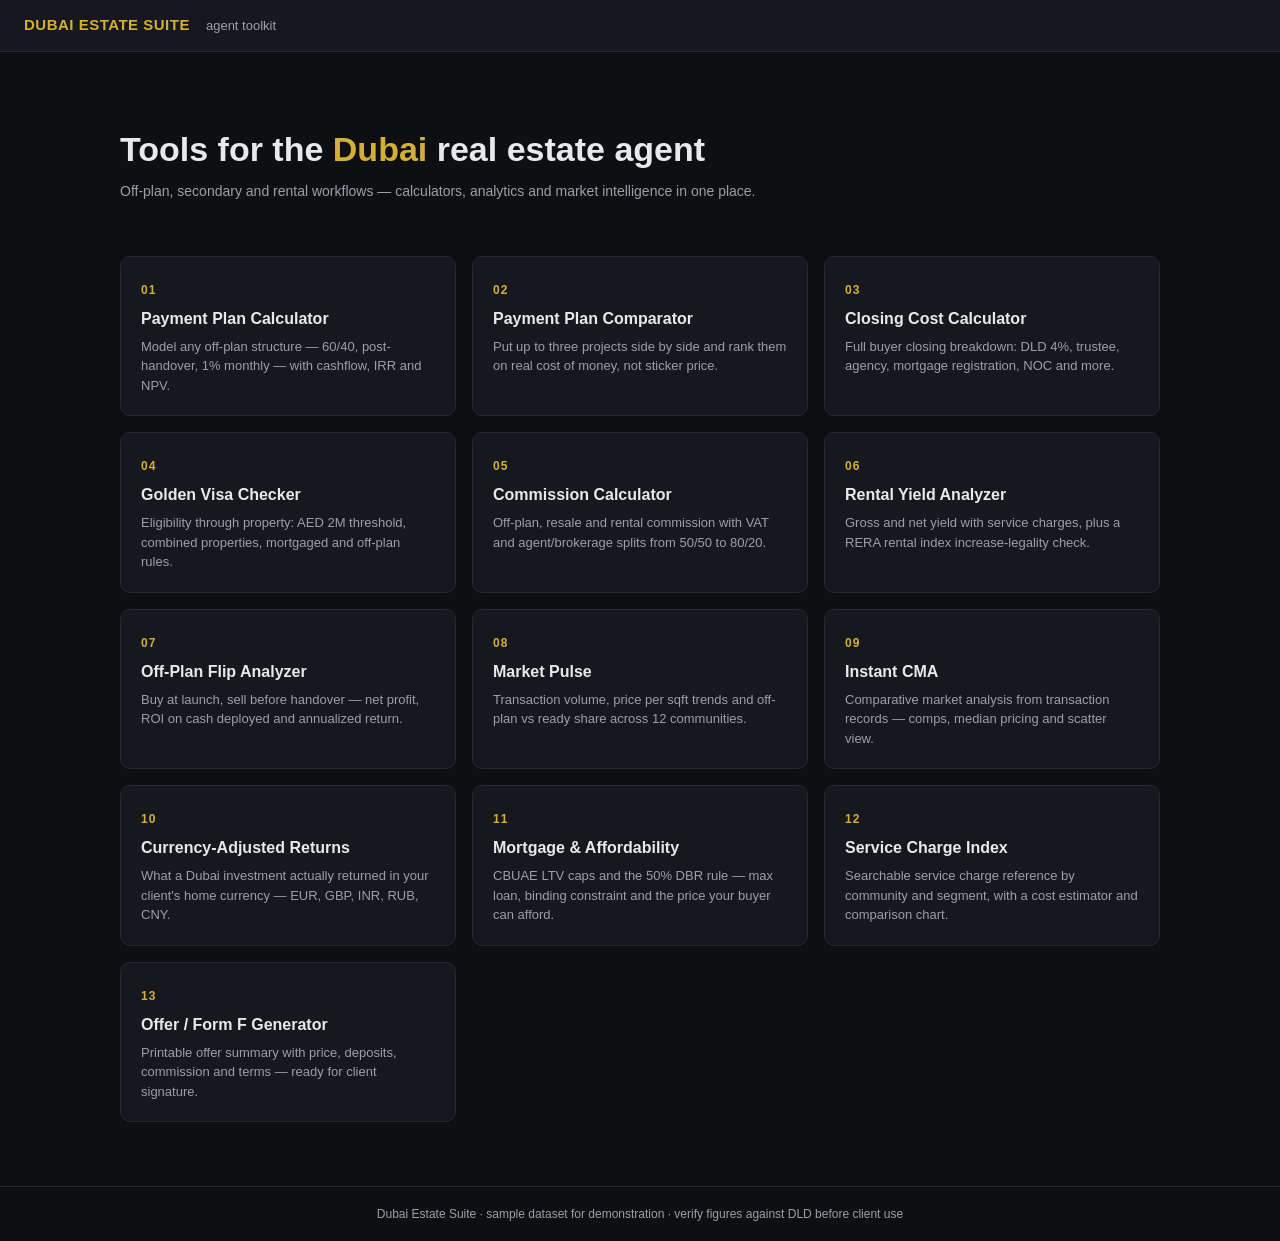
<file: index.html>
<!DOCTYPE html>
<html lang="en">
<head>
<meta charset="UTF-8">
<meta name="viewport" content="width=device-width, initial-scale=1.0">
<title>Dubai Estate Suite — Agent Toolkit</title>
<link rel="stylesheet" href="assets/style.css">
</head>
<body>
<header class="topbar">
  <span class="brand">DUBAI ESTATE SUITE</span>
  <span class="crumb">agent toolkit</span>
</header>
<main class="container">
  <section class="hero">
    <h1>Tools for the <span>Dubai</span> real estate agent</h1>
    <p class="subtitle">Off-plan, secondary and rental workflows — calculators, analytics and market intelligence in one place.</p>
  </section>
  <section class="tool-grid">
    <a class="tool-card" href="tools/01-payment-plan.html">
      <span class="num">01</span>
      <h3>Payment Plan Calculator</h3>
      <p>Model any off-plan structure — 60/40, post-handover, 1% monthly — with cashflow, IRR and NPV.</p>
    </a>
    <a class="tool-card" href="tools/02-plan-comparator.html">
      <span class="num">02</span>
      <h3>Payment Plan Comparator</h3>
      <p>Put up to three projects side by side and rank them on real cost of money, not sticker price.</p>
    </a>
    <a class="tool-card" href="tools/03-closing-costs.html">
      <span class="num">03</span>
      <h3>Closing Cost Calculator</h3>
      <p>Full buyer closing breakdown: DLD 4%, trustee, agency, mortgage registration, NOC and more.</p>
    </a>
    <a class="tool-card" href="tools/04-golden-visa.html">
      <span class="num">04</span>
      <h3>Golden Visa Checker</h3>
      <p>Eligibility through property: AED 2M threshold, combined properties, mortgaged and off-plan rules.</p>
    </a>
    <a class="tool-card" href="tools/05-commission.html">
      <span class="num">05</span>
      <h3>Commission Calculator</h3>
      <p>Off-plan, resale and rental commission with VAT and agent/brokerage splits from 50/50 to 80/20.</p>
    </a>
    <a class="tool-card" href="tools/06-rental-yield.html">
      <span class="num">06</span>
      <h3>Rental Yield Analyzer</h3>
      <p>Gross and net yield with service charges, plus a RERA rental index increase-legality check.</p>
    </a>
    <a class="tool-card" href="tools/07-flip-analyzer.html">
      <span class="num">07</span>
      <h3>Off-Plan Flip Analyzer</h3>
      <p>Buy at launch, sell before handover — net profit, ROI on cash deployed and annualized return.</p>
    </a>
    <a class="tool-card" href="tools/08-market-pulse.html">
      <span class="num">08</span>
      <h3>Market Pulse</h3>
      <p>Transaction volume, price per sqft trends and off-plan vs ready share across 12 communities.</p>
    </a>
    <a class="tool-card" href="tools/09-instant-cma.html">
      <span class="num">09</span>
      <h3>Instant CMA</h3>
      <p>Comparative market analysis from transaction records — comps, median pricing and scatter view.</p>
    </a>
    <a class="tool-card" href="tools/10-currency-returns.html">
      <span class="num">10</span>
      <h3>Currency-Adjusted Returns</h3>
      <p>What a Dubai investment actually returned in your client's home currency — EUR, GBP, INR, RUB, CNY.</p>
    </a>
    <a class="tool-card" href="tools/11-mortgage-calculator.html">
      <span class="num">11</span>
      <h3>Mortgage &amp; Affordability</h3>
      <p>CBUAE LTV caps and the 50% DBR rule — max loan, binding constraint and the price your buyer can afford.</p>
    </a>
    <a class="tool-card" href="tools/12-service-charges.html">
      <span class="num">12</span>
      <h3>Service Charge Index</h3>
      <p>Searchable service charge reference by community and segment, with a cost estimator and comparison chart.</p>
    </a>
    <a class="tool-card" href="tools/13-offer-form.html">
      <span class="num">13</span>
      <h3>Offer / Form F Generator</h3>
      <p>Printable offer summary with price, deposits, commission and terms — ready for client signature.</p>
    </a>
  </section>
</main>
<footer class="footer">Dubai Estate Suite · sample dataset for demonstration · verify figures against DLD before client use</footer>
</body>
</html>
</file>
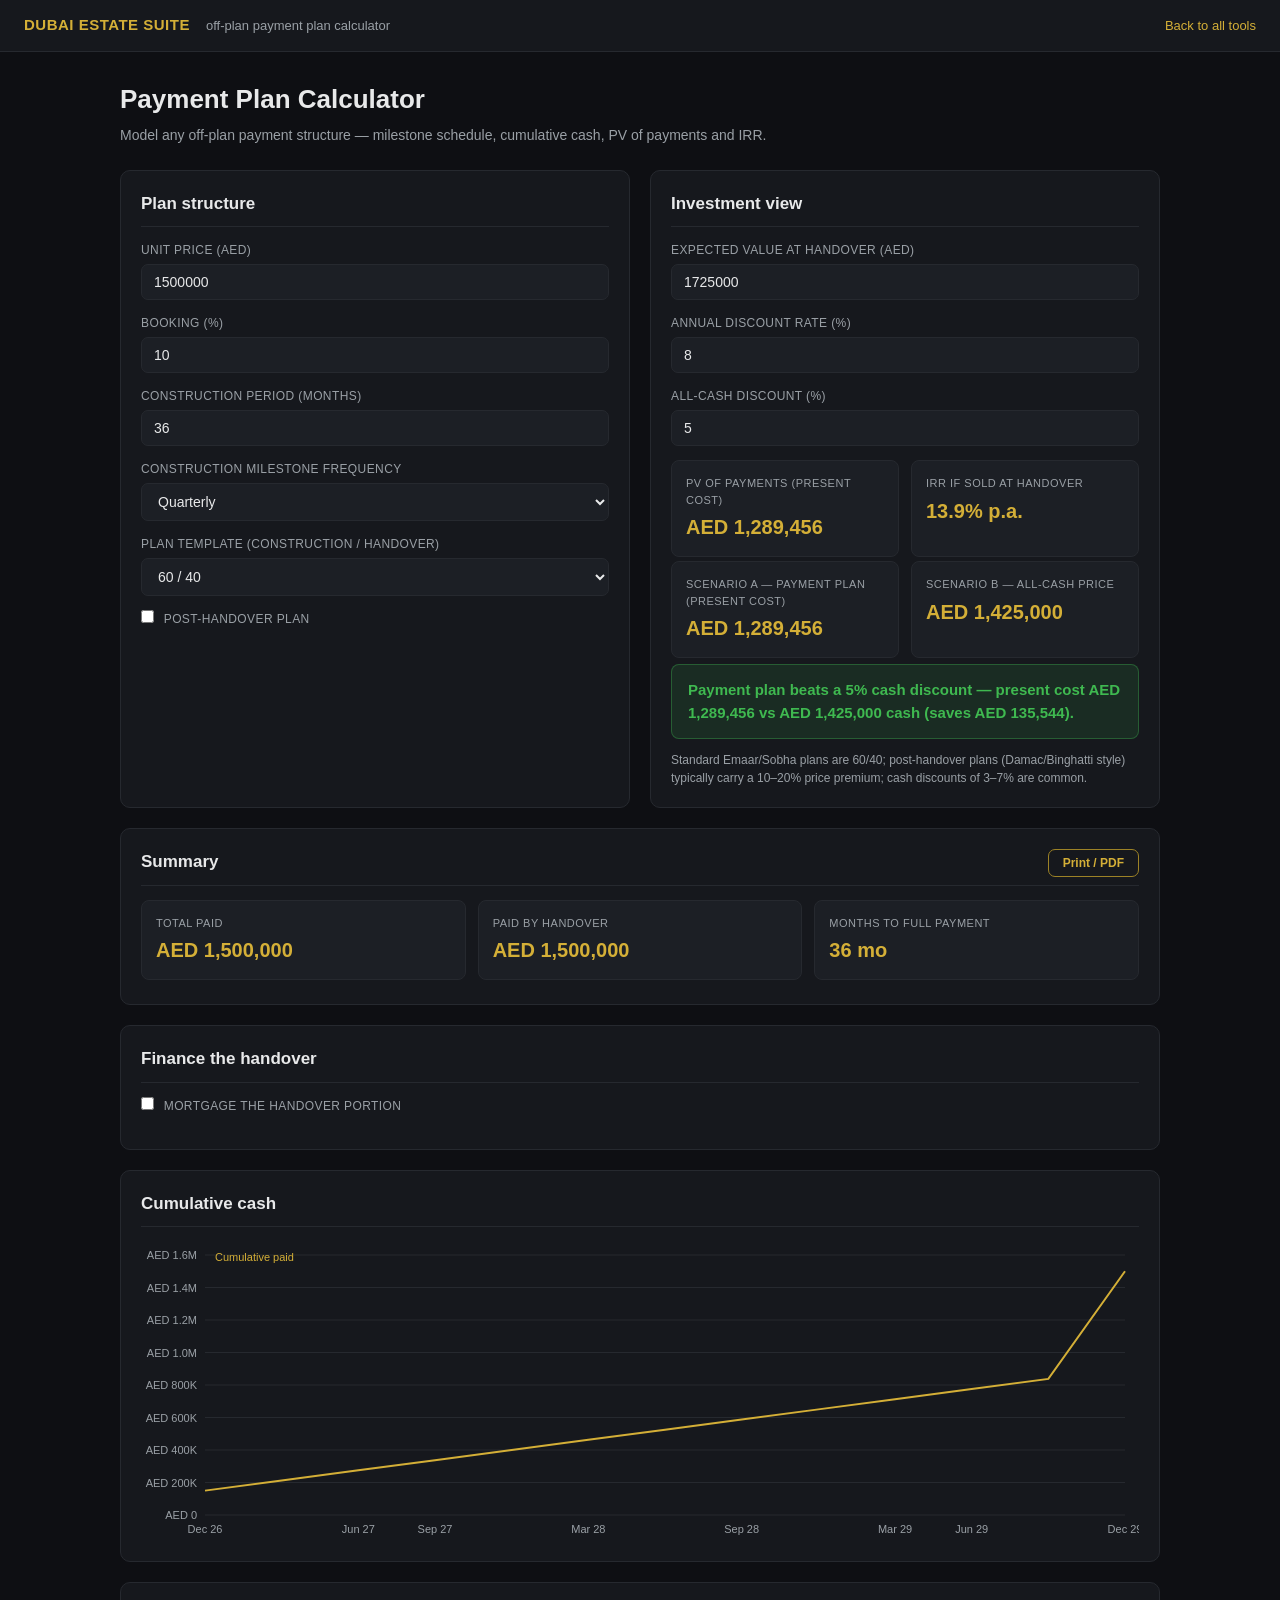
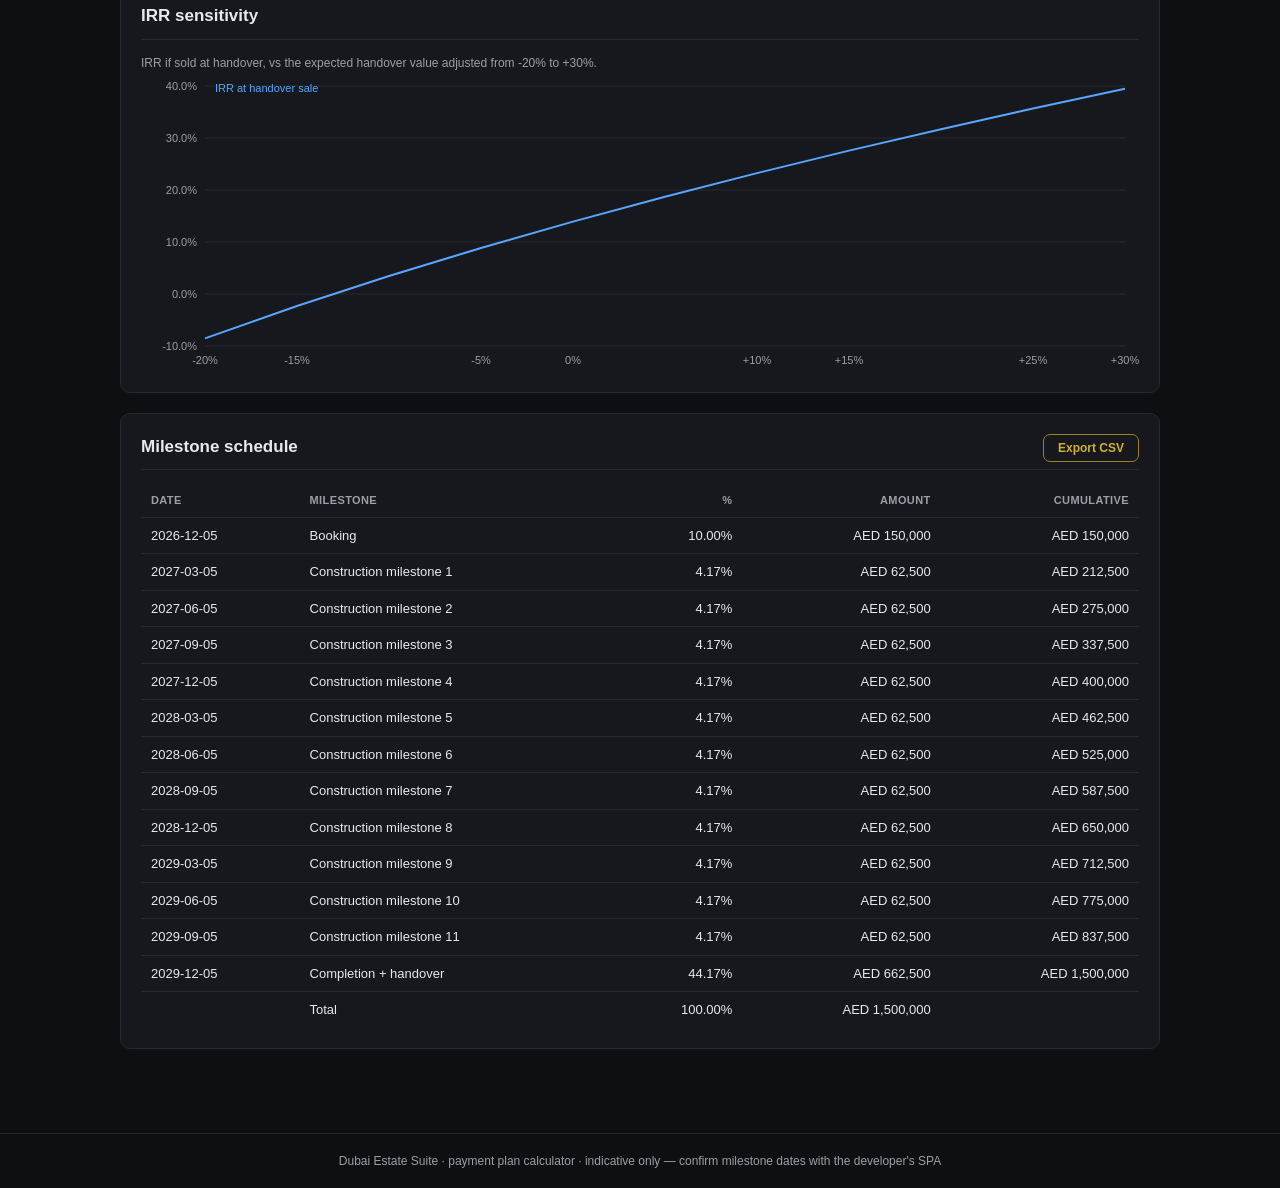
<file: tools/01-payment-plan.html>
<!DOCTYPE html>
<html lang="en">
<head>
<meta charset="UTF-8">
<meta name="viewport" content="width=device-width, initial-scale=1.0">
<title>Payment Plan Calculator — Dubai Estate Suite</title>
<link rel="stylesheet" href="../assets/style.css">
<script src="../assets/shared.js"></script>
<script src="01-payment-plan.js" defer></script>
</head>
<body>
<header class="topbar">
  <span class="brand">DUBAI ESTATE SUITE</span>
  <span class="crumb">off-plan payment plan calculator</span>
  <a class="back" href="../index.html">Back to all tools</a>
</header>
<main class="container">
  <h1>Payment Plan Calculator</h1>
  <p class="subtitle">Model any off-plan payment structure — milestone schedule, cumulative cash, PV of payments and IRR.</p>

  <div class="grid grid-2">
    <div class="card">
      <h2>Plan structure</h2>
      <div class="field">
        <label for="price">Unit price (AED)</label>
        <input type="number" id="price" value="1500000" min="0" step="10000">
      </div>
      <div class="field">
        <label for="bookingPct">Booking (%)</label>
        <input type="number" id="bookingPct" value="10" min="0" max="100" step="1">
      </div>
      <div class="field">
        <label for="constrMonths">Construction period (months)</label>
        <input type="number" id="constrMonths" value="36" min="3" max="120" step="3">
      </div>
      <div class="field">
        <label for="milestoneFreq">Construction milestone frequency</label>
        <select id="milestoneFreq">
          <option value="3" selected>Quarterly</option>
          <option value="1">Monthly</option>
        </select>
      </div>
      <div class="field">
        <label for="planTemplate">Plan template (construction / handover)</label>
        <select id="planTemplate">
          <option value="60">60 / 40</option>
          <option value="70">70 / 30</option>
          <option value="80">80 / 20</option>
          <option value="50">50 / 50</option>
          <option value="custom">Custom</option>
        </select>
      </div>
      <div class="field" id="customRow" hidden>
        <label for="customShare">Construction share — <span class="range-val" id="customShareVal">60%</span></label>
        <input type="range" id="customShare" min="10" max="90" step="5" value="60">
      </div>
      <div class="field">
        <label for="phToggle">
          <input type="checkbox" id="phToggle" style="width:auto; margin-right:6px;"> Post-handover plan
        </label>
      </div>
      <div class="field" id="phMonthsRow" hidden>
        <label for="phMonths">Post-handover period (months)</label>
        <input type="number" id="phMonths" value="24" min="1" max="120" step="1">
      </div>
      <p class="note" id="clampNote" hidden>Booking exceeds the construction share — handover share reduced so the plan still totals 100%.</p>
    </div>

    <div class="card">
      <h2>Investment view</h2>
      <div class="field">
        <label for="handoverValue">Expected value at handover (AED)</label>
        <input type="number" id="handoverValue" value="1500000" min="0" step="10000">
      </div>
      <div class="field">
        <label for="discRate">Annual discount rate (%)</label>
        <input type="number" id="discRate" value="8" min="0" max="30" step="0.5">
      </div>
      <div class="field">
        <label for="cashDisc">All-cash discount (%)</label>
        <input type="number" id="cashDisc" value="5" min="0" max="30" step="0.5">
      </div>
      <div class="stats">
        <div class="stat"><div class="k">PV of payments (present cost)</div><div class="v" id="statNpv">—</div></div>
        <div class="stat"><div class="k">IRR if sold at handover</div><div class="v" id="statIrr">—</div></div>
      </div>
      <div class="stats">
        <div class="stat"><div class="k">Scenario A — payment plan (present cost)</div><div class="v" id="statPlanPv">—</div></div>
        <div class="stat"><div class="k">Scenario B — all-cash price</div><div class="v" id="statCashPrice">—</div></div>
      </div>
      <div class="verdict" id="verdict">—</div>
      <p class="note">Standard Emaar/Sobha plans are 60/40; post-handover plans (Damac/Binghatti style) typically carry a 10–20% price premium; cash discounts of 3–7% are common.</p>
    </div>
  </div>

  <div class="card">
    <h2>Summary <button class="btn ghost small no-print" onclick="window.print()" style="float:right;">Print / PDF</button></h2>
    <div class="stats">
      <div class="stat"><div class="k">Total paid</div><div class="v" id="statTotal">—</div></div>
      <div class="stat"><div class="k">Paid by handover</div><div class="v" id="statByHandover">—</div></div>
      <div class="stat"><div class="k">Months to full payment</div><div class="v" id="statMonths">—</div></div>
    </div>
  </div>

  <div class="card">
    <h2>Finance the handover</h2>
    <div class="field">
      <label for="finToggle">
        <input type="checkbox" id="finToggle" style="width:auto; margin-right:6px;"> Mortgage the handover portion
      </label>
    </div>
    <div id="finBody" hidden>
      <div class="grid grid-2">
        <div class="field">
          <label for="finLtv">LTV (% of expected handover value)</label>
          <input type="number" id="finLtv" value="50" min="0" max="50" step="5">
        </div>
        <div class="field">
          <label for="finRate">Interest rate (% p.a.)</label>
          <input type="number" id="finRate" value="5.5" min="0" max="15" step="0.1">
        </div>
      </div>
      <div class="field">
        <label for="finYears">Tenure (years)</label>
        <input type="number" id="finYears" value="25" min="1" max="30" step="1">
      </div>
      <div class="stats">
        <div class="stat"><div class="k">Loan amount</div><div class="v" id="finLoan">—</div></div>
        <div class="stat"><div class="k">Monthly payment</div><div class="v" id="finMonthly">—</div></div>
      </div>
      <div class="stats">
        <div class="stat"><div class="k">Cash still needed at handover</div><div class="v" id="finCash">—</div></div>
        <div class="stat"><div class="k">Total interest over tenure</div><div class="v" id="finInterest">—</div></div>
      </div>
      <p class="note">Off-plan mortgages effectively max out at ~50% LTV at handover — banks lend against the completed value, not the launch price.</p>
    </div>
  </div>

  <div class="card">
    <h2>Cumulative cash</h2>
    <canvas class="chart" id="chart"></canvas>
  </div>

  <div class="card">
    <h2>IRR sensitivity</h2>
    <p class="note">IRR if sold at handover, vs the expected handover value adjusted from -20% to +30%.</p>
    <canvas class="chart" id="irrChart"></canvas>
  </div>

  <div class="card">
    <h2>Milestone schedule <button class="btn ghost small no-print" id="exportCsv" style="float:right;">Export CSV</button></h2>
    <table>
      <thead>
        <tr>
          <th>Date</th>
          <th>Milestone</th>
          <th class="num">%</th>
          <th class="num">Amount</th>
          <th class="num">Cumulative</th>
        </tr>
      </thead>
      <tbody id="planBody"></tbody>
    </table>
  </div>
</main>
<footer class="footer">Dubai Estate Suite · payment plan calculator · indicative only — confirm milestone dates with the developer's SPA</footer>
</body>
</html>
</file>
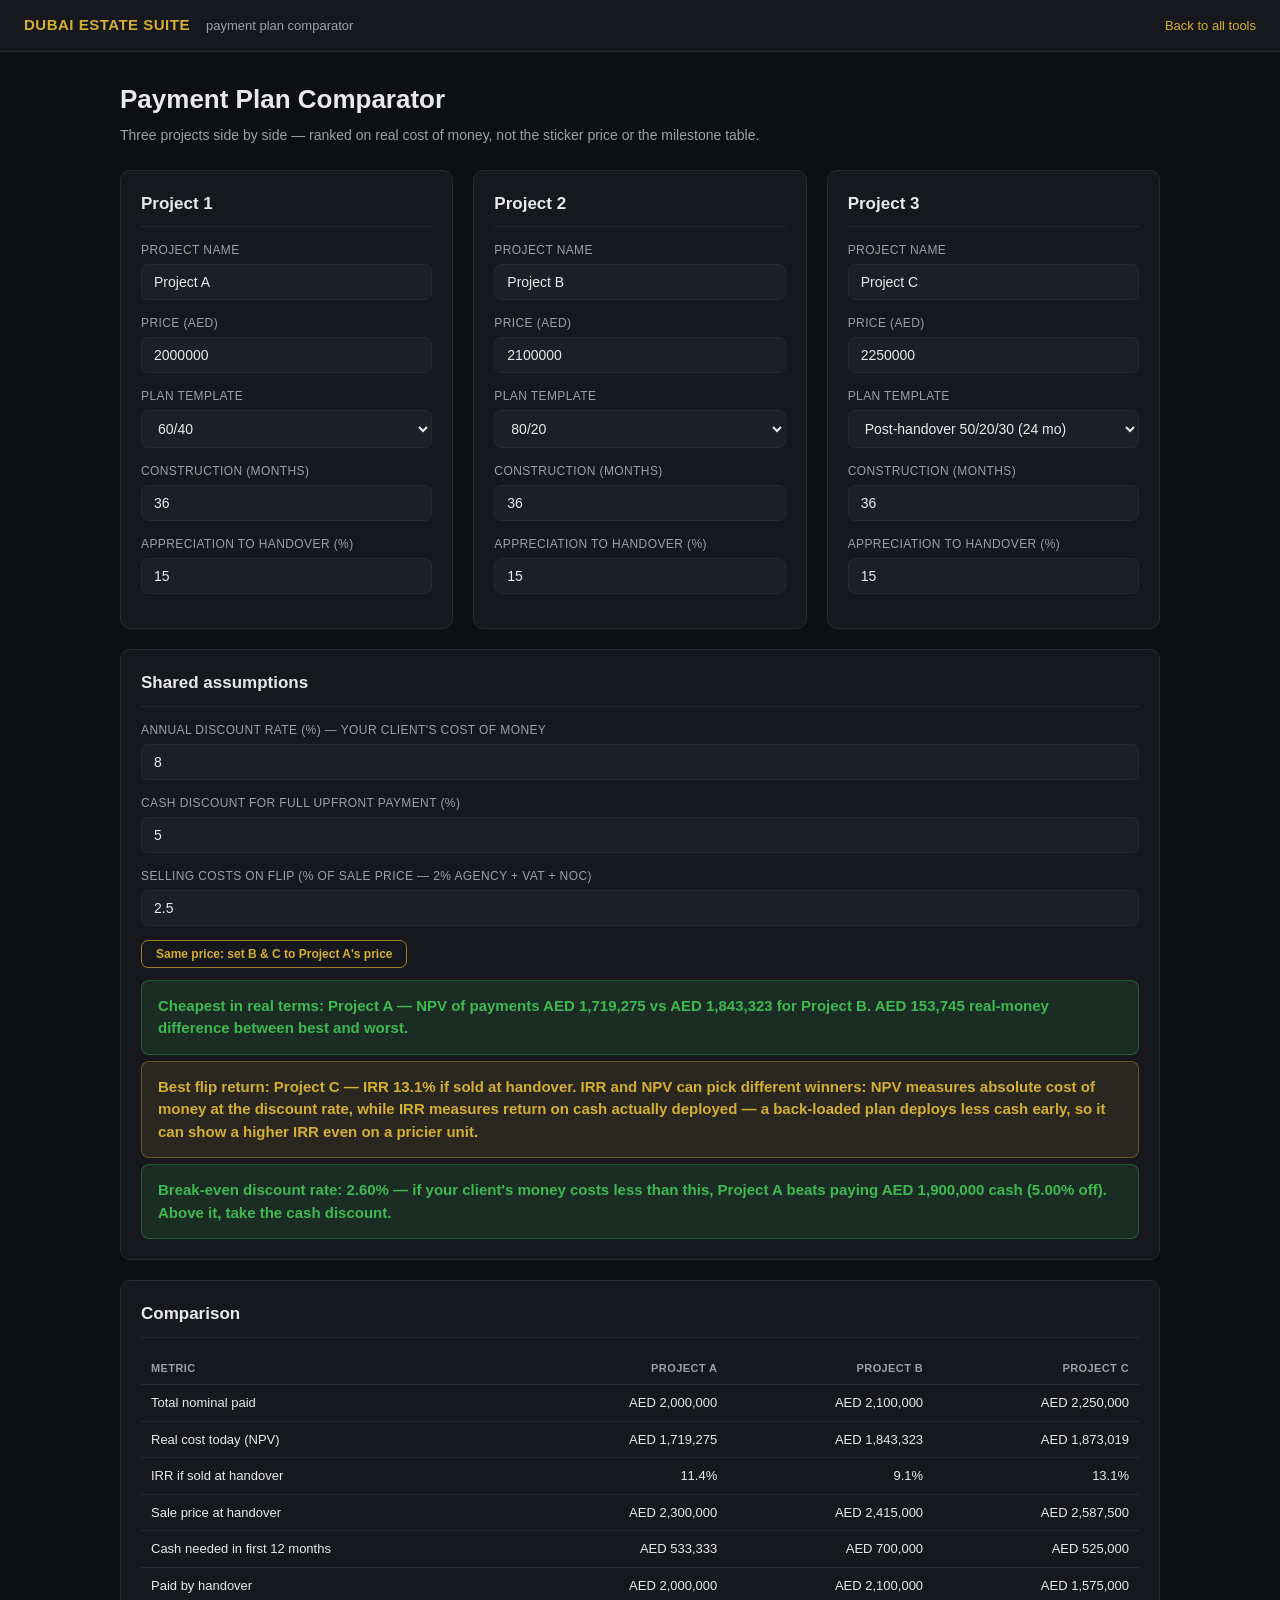
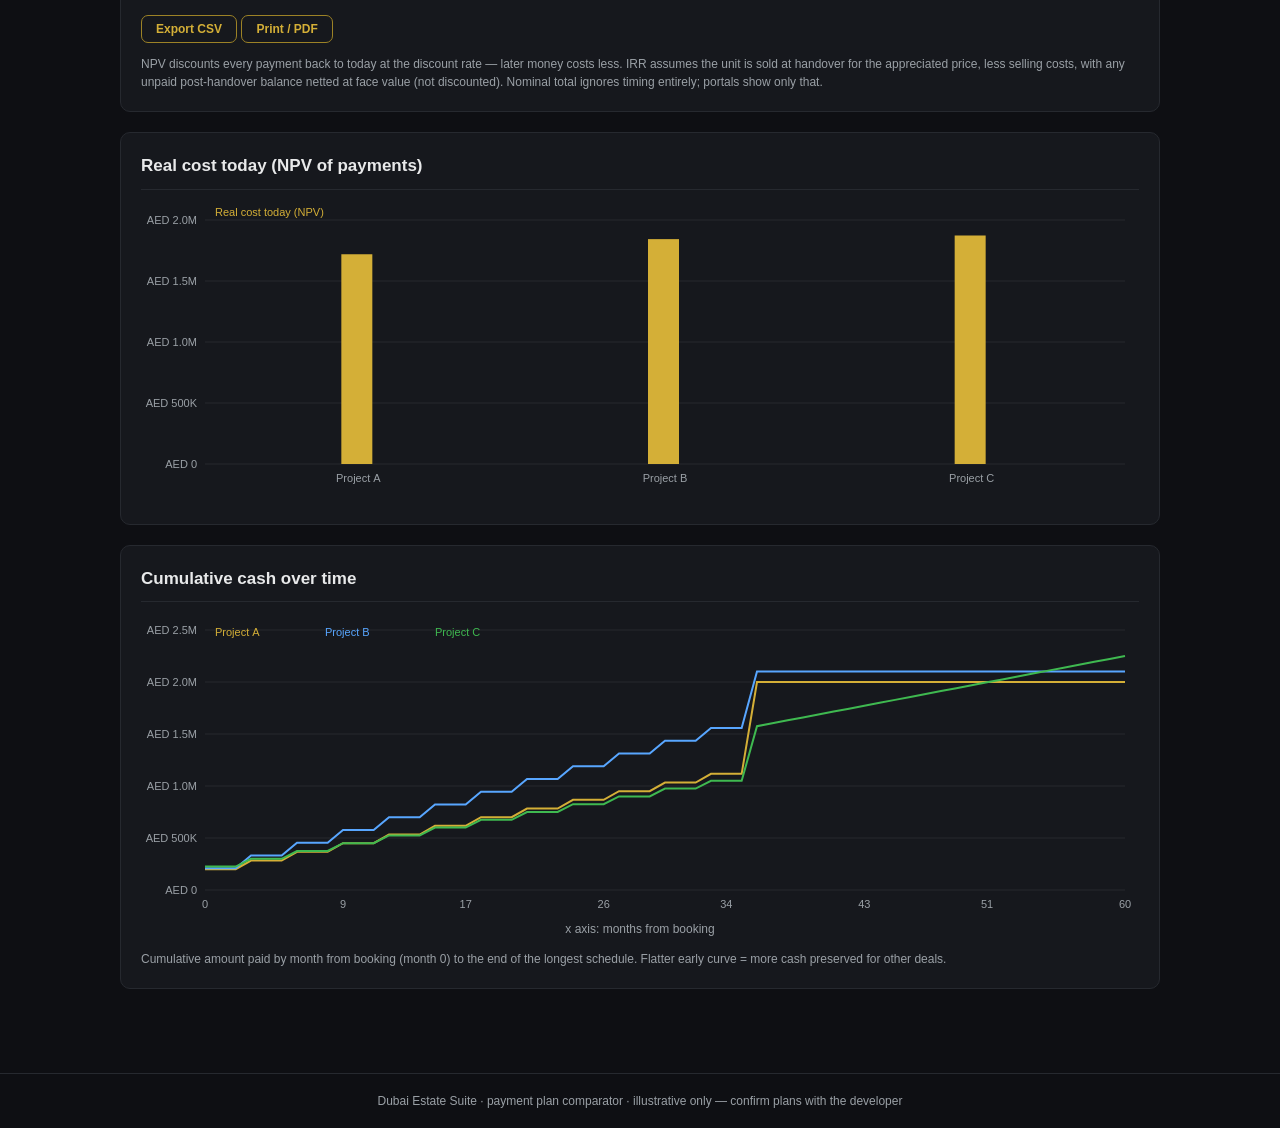
<file: tools/02-plan-comparator.html>
<!DOCTYPE html>
<html lang="en">
<head>
<meta charset="UTF-8">
<meta name="viewport" content="width=device-width, initial-scale=1.0">
<title>Payment Plan Comparator — Dubai Estate Suite</title>
<link rel="stylesheet" href="../assets/style.css">
<style>
  .grid-3 { grid-template-columns: repeat(3, 1fr); }
  @media (max-width: 900px) { .grid-3 { grid-template-columns: 1fr; } }
</style>
<script src="../assets/shared.js"></script>
<script src="02-plan-comparator.js" defer></script>
</head>
<body>
<header class="topbar">
  <span class="brand">DUBAI ESTATE SUITE</span>
  <span class="crumb">payment plan comparator</span>
  <a class="back" href="../index.html">Back to all tools</a>
</header>
<main class="container">
  <h1>Payment Plan Comparator</h1>
  <p class="subtitle">Three projects side by side — ranked on real cost of money, not the sticker price or the milestone table.</p>

  <div class="grid grid-3">
    <section class="card">
      <h2>Project 1</h2>
      <div class="field"><label>Project name</label><input id="p1Name" type="text" value="Project A"></div>
      <div class="field"><label>Price (AED)</label><input id="p1Price" type="number" value="2000000" min="0" step="50000"></div>
      <div class="field"><label>Plan template</label>
        <select id="p1Plan">
          <option value="60/40" selected>60/40</option>
          <option value="70/30">70/30</option>
          <option value="80/20">80/20</option>
          <option value="50/50">50/50</option>
          <option value="ph">Post-handover 50/20/30 (24 mo)</option>
          <option value="custom">Custom milestones</option>
        </select>
      </div>
      <div id="p1CustomWrap" class="field" hidden>
        <label>Custom milestones (month # from booking, % of price — booking is a milestone at month 0)</label>
        <div id="p1CustomRows"></div>
        <div class="no-print" style="margin-top:6px">
          <button id="p1CustomAdd" class="btn ghost small" type="button">+ Add row</button>
          <button id="p1CustomSort" class="btn ghost small" type="button">Sort by month</button>
        </div>
        <div id="p1CustomSum" class="note" style="margin-top:6px"></div>
      </div>
      <div class="field"><label>Construction (months)</label><input id="p1Constr" type="number" value="36" min="1" step="1"></div>
      <div class="field"><label>Appreciation to handover (%)</label><input id="p1Appr" type="number" value="15" step="1"></div>
    </section>

    <section class="card">
      <h2>Project 2</h2>
      <div class="field"><label>Project name</label><input id="p2Name" type="text" value="Project B"></div>
      <div class="field"><label>Price (AED)</label><input id="p2Price" type="number" value="2100000" min="0" step="50000"></div>
      <div class="field"><label>Plan template</label>
        <select id="p2Plan">
          <option value="60/40">60/40</option>
          <option value="70/30">70/30</option>
          <option value="80/20" selected>80/20</option>
          <option value="50/50">50/50</option>
          <option value="ph">Post-handover 50/20/30 (24 mo)</option>
          <option value="custom">Custom milestones</option>
        </select>
      </div>
      <div id="p2CustomWrap" class="field" hidden>
        <label>Custom milestones (month # from booking, % of price — booking is a milestone at month 0)</label>
        <div id="p2CustomRows"></div>
        <div class="no-print" style="margin-top:6px">
          <button id="p2CustomAdd" class="btn ghost small" type="button">+ Add row</button>
          <button id="p2CustomSort" class="btn ghost small" type="button">Sort by month</button>
        </div>
        <div id="p2CustomSum" class="note" style="margin-top:6px"></div>
      </div>
      <div class="field"><label>Construction (months)</label><input id="p2Constr" type="number" value="36" min="1" step="1"></div>
      <div class="field"><label>Appreciation to handover (%)</label><input id="p2Appr" type="number" value="15" step="1"></div>
    </section>

    <section class="card">
      <h2>Project 3</h2>
      <div class="field"><label>Project name</label><input id="p3Name" type="text" value="Project C"></div>
      <div class="field"><label>Price (AED)</label><input id="p3Price" type="number" value="2250000" min="0" step="50000"></div>
      <div class="field"><label>Plan template</label>
        <select id="p3Plan">
          <option value="60/40">60/40</option>
          <option value="70/30">70/30</option>
          <option value="80/20">80/20</option>
          <option value="50/50">50/50</option>
          <option value="ph" selected>Post-handover 50/20/30 (24 mo)</option>
          <option value="custom">Custom milestones</option>
        </select>
      </div>
      <div id="p3CustomWrap" class="field" hidden>
        <label>Custom milestones (month # from booking, % of price — booking is a milestone at month 0)</label>
        <div id="p3CustomRows"></div>
        <div class="no-print" style="margin-top:6px">
          <button id="p3CustomAdd" class="btn ghost small" type="button">+ Add row</button>
          <button id="p3CustomSort" class="btn ghost small" type="button">Sort by month</button>
        </div>
        <div id="p3CustomSum" class="note" style="margin-top:6px"></div>
      </div>
      <div class="field"><label>Construction (months)</label><input id="p3Constr" type="number" value="36" min="1" step="1"></div>
      <div class="field"><label>Appreciation to handover (%)</label><input id="p3Appr" type="number" value="15" step="1"></div>
    </section>
  </div>

  <section class="card">
    <h2>Shared assumptions</h2>
    <div class="field"><label>Annual discount rate (%) — your client's cost of money</label><input id="discRate" type="number" value="8" step="0.5"></div>
    <div class="field"><label>Cash discount for full upfront payment (%)</label><input id="cashDisc" type="number" value="5" step="0.5" min="0"></div>
    <div class="field"><label>Selling costs on flip (% of sale price — 2% agency + VAT + NOC)</label><input id="sellCost" type="number" value="2.5" step="0.1" min="0"></div>
    <div class="no-print" style="margin-top:12px">
      <button id="samePrice" class="btn ghost small" type="button">Same price: set B &amp; C to Project A's price</button>
    </div>
    <div id="verdictNpv" class="verdict ok" style="margin-top:12px"></div>
    <div id="verdictIrr" class="verdict warn"></div>
    <div id="verdictCash" class="verdict ok"></div>
  </section>

  <section class="card">
    <h2>Comparison</h2>
    <table>
      <thead id="cmpHead"></thead>
      <tbody id="cmpBody"></tbody>
    </table>
    <div class="no-print" style="margin-top:12px">
      <button id="exportCsv" class="btn ghost small" type="button">Export CSV</button>
      <button class="btn ghost small no-print" onclick="window.print()">Print / PDF</button>
    </div>
    <p class="note">NPV discounts every payment back to today at the discount rate — later money costs less. IRR assumes the unit is sold at handover for the appreciated price, less selling costs, with any unpaid post-handover balance netted at face value (not discounted). Nominal total ignores timing entirely; portals show only that.</p>
  </section>

  <section class="card">
    <h2>Real cost today (NPV of payments)</h2>
    <canvas id="npvChart" class="chart"></canvas>
  </section>

  <section class="card">
    <h2>Cumulative cash over time</h2>
    <canvas id="cumChart" class="chart"></canvas>
    <p class="note" style="text-align:center;margin-top:4px">x axis: months from booking</p>
    <p class="note">Cumulative amount paid by month from booking (month 0) to the end of the longest schedule. Flatter early curve = more cash preserved for other deals.</p>
  </section>
</main>
<footer class="footer">Dubai Estate Suite · payment plan comparator · illustrative only — confirm plans with the developer</footer>
</body>
</html>
</file>
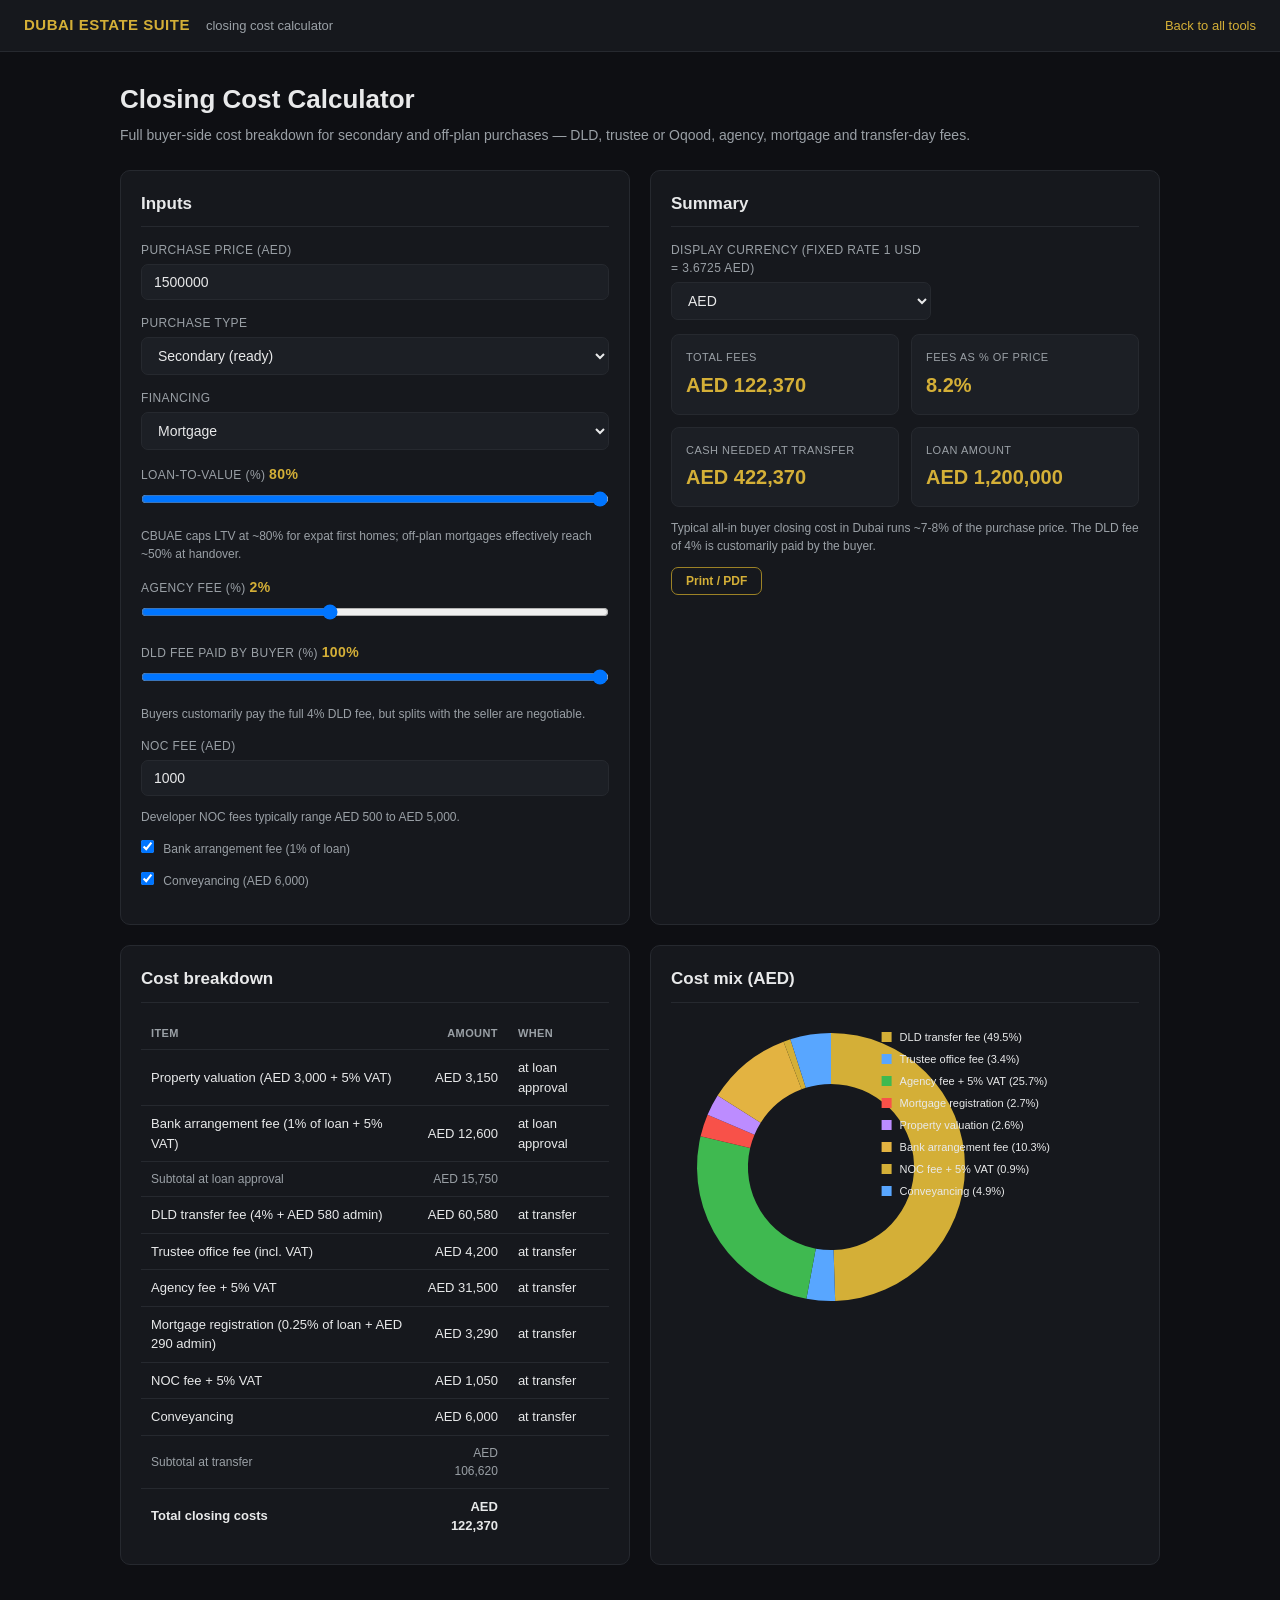
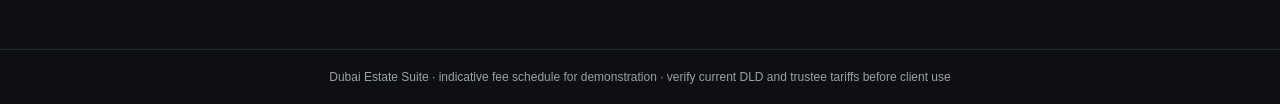
<file: tools/03-closing-costs.html>
<!DOCTYPE html>
<html lang="en">
<head>
<meta charset="UTF-8">
<meta name="viewport" content="width=device-width, initial-scale=1.0">
<title>Closing Cost Calculator — Dubai Estate Suite</title>
<link rel="stylesheet" href="../assets/style.css">
</head>
<body>
<header class="topbar">
  <span class="brand">DUBAI ESTATE SUITE</span>
  <span class="crumb">closing cost calculator</span>
  <a class="back" href="../index.html">Back to all tools</a>
</header>
<main class="container">
  <h1>Closing Cost Calculator</h1>
  <p class="subtitle">Full buyer-side cost breakdown for secondary and off-plan purchases — DLD, trustee or Oqood, agency, mortgage and transfer-day fees.</p>

  <div class="grid grid-2">
    <div class="card">
      <h2>Inputs</h2>
      <div class="field">
        <label for="price">Purchase price (AED)</label>
        <input type="number" id="price" value="1500000" min="0" step="50000">
      </div>
      <div class="field">
        <label for="ptype">Purchase type</label>
        <select id="ptype">
          <option value="secondary" selected>Secondary (ready)</option>
          <option value="offplan">Off-plan</option>
        </select>
      </div>
      <div class="field">
        <label for="financing">Financing</label>
        <select id="financing">
          <option value="cash">Cash purchase</option>
          <option value="mortgage" selected>Mortgage</option>
        </select>
      </div>
      <div class="field" id="ltvField">
        <label for="ltv">Loan-to-value (%) <span class="range-val" id="ltvVal">80%</span></label>
        <input type="range" id="ltv" min="10" max="80" step="5" value="80">
        <div class="note">CBUAE caps LTV at ~80% for expat first homes; off-plan mortgages effectively reach ~50% at handover.</div>
      </div>
      <div class="field">
        <label for="agencyPct">Agency fee (%) <span class="range-val" id="agencyVal">2%</span></label>
        <input type="range" id="agencyPct" min="0" max="5" step="0.25" value="2">
      </div>
      <div class="field" id="dldSplitField">
        <label for="dldSplit">DLD fee paid by buyer (%) <span class="range-val" id="dldSplitVal">100%</span></label>
        <input type="range" id="dldSplit" min="0" max="100" step="5" value="100">
        <div class="note">Buyers customarily pay the full 4% DLD fee, but splits with the seller are negotiable.</div>
      </div>
      <div class="field" id="waiverField" style="display:none;">
        <label for="dldWaiver">Developer DLD waiver</label>
        <select id="dldWaiver">
          <option value="0" selected>None</option>
          <option value="50">50% waiver</option>
          <option value="100">100% waiver</option>
        </select>
        <div class="note">Emaar-type promos sometimes cover part or all of the 4% DLD/Oqood fee on off-plan launches.</div>
      </div>
      <div class="field" id="nocField">
        <label for="nocFee">NOC fee (AED)</label>
        <input type="number" id="nocFee" value="1000" min="0" step="100">
        <div class="note">Developer NOC fees typically range AED 500 to AED 5,000.</div>
      </div>
      <div class="field">
        <label style="text-transform:none; letter-spacing:0;">
          <input type="checkbox" id="bankArr" checked style="width:auto; margin-right:6px;">
          Bank arrangement fee (1% of loan)
        </label>
      </div>
      <div class="field">
        <label style="text-transform:none; letter-spacing:0;">
          <input type="checkbox" id="convey" checked style="width:auto; margin-right:6px;">
          Conveyancing (AED 6,000)
        </label>
      </div>
    </div>

    <div class="card">
      <h2>Summary</h2>
      <div class="field no-print" style="max-width:260px;">
        <label for="currency">Display currency (fixed rate 1 USD = 3.6725 AED)</label>
        <select id="currency">
          <option value="aed" selected>AED</option>
          <option value="usd">USD</option>
        </select>
      </div>
      <div class="stats">
        <div class="stat"><div class="k">Total fees</div><div class="v" id="sFees">—</div></div>
        <div class="stat"><div class="k">Fees as % of price</div><div class="v" id="sPct">—</div></div>
        <div class="stat"><div class="k">Cash needed at transfer</div><div class="v" id="sCash">—</div></div>
        <div class="stat" id="loanStat"><div class="k">Loan amount</div><div class="v" id="sLoan">—</div></div>
      </div>
      <div class="note">Typical all-in buyer closing cost in Dubai runs ~7-8% of the purchase price. The DLD fee of 4% is customarily paid by the buyer.</div>
      <p class="no-print" style="margin-top:12px;"><button class="btn ghost small no-print" onclick="window.print()">Print / PDF</button></p>
    </div>
  </div>

  <div class="grid grid-2">
    <div class="card">
      <h2>Cost breakdown</h2>
      <table>
        <thead>
          <tr><th>Item</th><th class="num">Amount</th><th>When</th></tr>
        </thead>
        <tbody id="costRows"></tbody>
      </table>
      <div class="note" id="offplanNote" style="display:none; margin-top:10px;">With an off-plan purchase financed by mortgage, the valuation and bank arrangement fee are due at loan approval, while mortgage registration is deferred to handover.</div>
    </div>
    <div class="card">
      <h2 id="donutTitle">Cost mix</h2>
      <canvas id="donut" class="chart"></canvas>
    </div>
  </div>
</main>
<footer class="footer">Dubai Estate Suite · indicative fee schedule for demonstration · verify current DLD and trustee tariffs before client use</footer>
<script src="../assets/shared.js"></script>
<script src="03-closing-costs.js" defer></script>
</body>
</html>
</file>
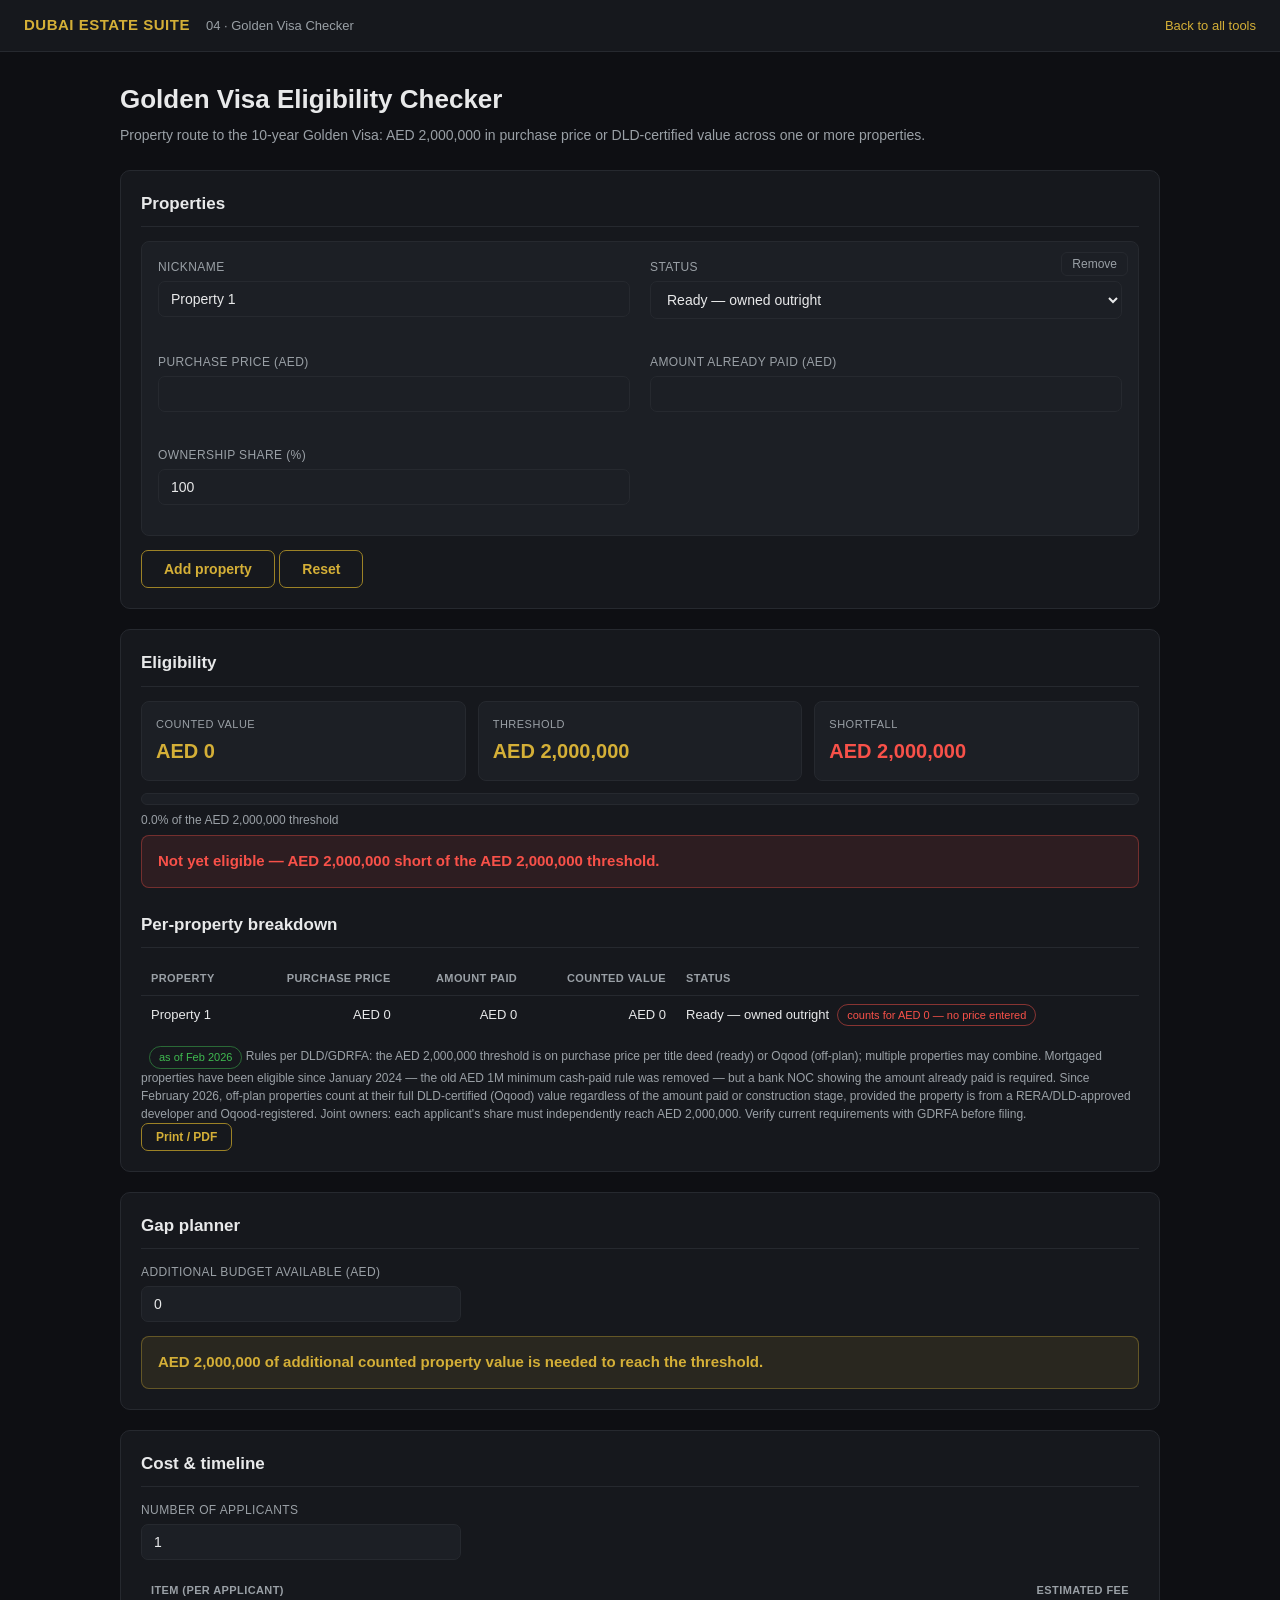
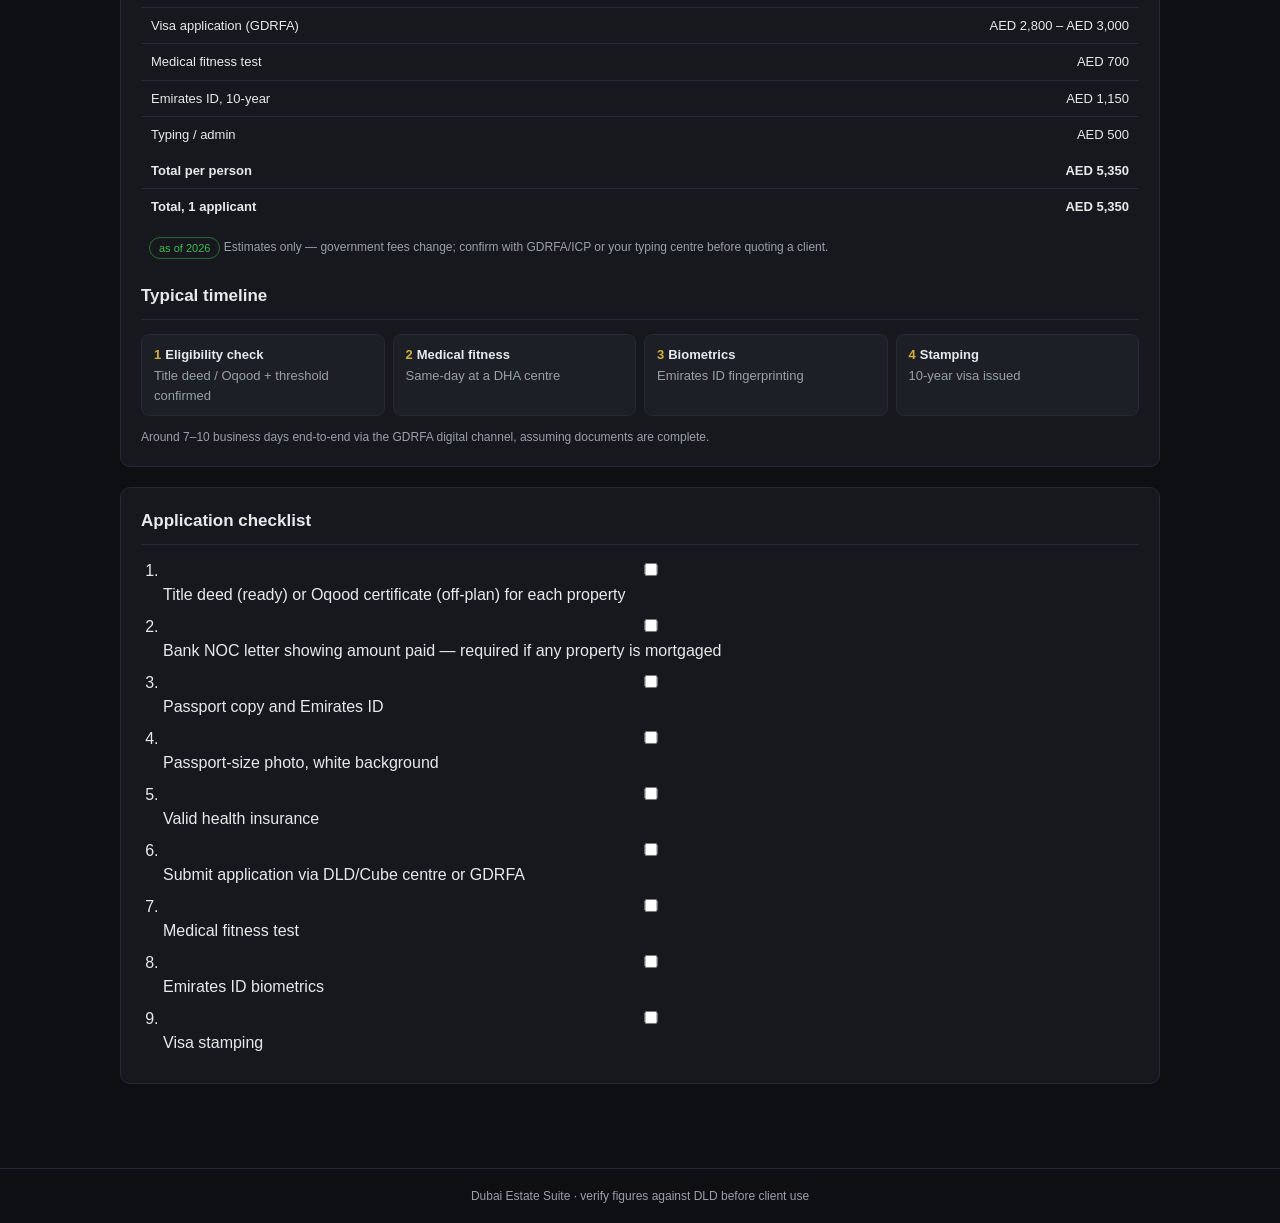
<file: tools/04-golden-visa.html>
<!DOCTYPE html>
<html lang="en">
<head>
<meta charset="UTF-8">
<meta name="viewport" content="width=device-width, initial-scale=1.0">
<title>Golden Visa Checker — Dubai Estate Suite</title>
<link rel="stylesheet" href="../assets/style.css">
<style>
  /* tool-specific: property rows, progress bar, badge variants */
  .prow {
    background: var(--card2);
    border: 1px solid var(--border);
    border-radius: 8px;
    padding: 16px;
    margin-bottom: 14px;
    position: relative;
  }
  .prow .remove {
    position: absolute;
    top: 10px;
    right: 10px;
    background: transparent;
    border: 1px solid var(--border);
    color: var(--muted);
    border-radius: 6px;
    padding: 4px 10px;
    font-size: 12px;
    cursor: pointer;
  }
  .prow .remove:hover { color: var(--red); border-color: var(--red); }
  .pbar {
    height: 12px;
    background: var(--card2);
    border: 1px solid var(--border);
    border-radius: 6px;
    overflow: hidden;
    margin: 12px 0 6px;
  }
  .pbar-fill { height: 100%; background: var(--gold); width: 0; transition: width 0.2s; }
  .pbar-label { font-size: 12px; color: var(--muted); }
  .badge.warn { border-color: rgba(248,81,73,0.5); color: var(--red); }
  .badge.ok { border-color: rgba(63,185,80,0.5); color: var(--green); }
  .checklist { margin: 0; padding-left: 22px; }
  .checklist li { margin: 8px 0; }
  .checklist input { margin-right: 8px; accent-color: var(--gold); }
  .checklist li.done label { color: var(--muted); text-decoration: line-through; }
  /* tool-specific: timeline strip */
  .tline { display: flex; gap: 8px; margin: 14px 0 6px; }
  .tstep {
    flex: 1;
    background: var(--card2);
    border: 1px solid var(--border);
    border-radius: 8px;
    padding: 10px 12px;
    font-size: 13px;
    color: var(--muted);
  }
  .tstep b { display: block; color: var(--text); margin-bottom: 2px; }
  .tstep .n { color: var(--gold); margin-right: 4px; }
</style>
</head>
<body>
<header class="topbar">
  <span class="brand">DUBAI ESTATE SUITE</span>
  <span class="crumb">04 · Golden Visa Checker</span>
  <a class="back" href="../index.html">Back to all tools</a>
</header>
<main class="container">
  <h1>Golden Visa Eligibility Checker</h1>
  <p class="subtitle">Property route to the 10-year Golden Visa: AED 2,000,000 in purchase price or DLD-certified value across one or more properties.</p>

  <div class="card">
    <h2>Properties</h2>
    <div id="rows"></div>
    <button class="btn ghost" id="addProperty">Add property</button>
    <button class="btn ghost no-print" id="resetAll">Reset</button>
  </div>

  <div class="card">
    <h2>Eligibility</h2>
    <div class="stats">
      <div class="stat"><div class="k">Counted value</div><div class="v" id="statCounted">—</div></div>
      <div class="stat"><div class="k">Threshold</div><div class="v" id="statThreshold">—</div></div>
      <div class="stat"><div class="k" id="statGapLabel">Shortfall</div><div class="v" id="statGap">—</div></div>
    </div>
    <div class="pbar"><div class="pbar-fill" id="barFill"></div></div>
    <div class="pbar-label" id="barLabel"></div>
    <div class="verdict bad" id="verdict"></div>
    <p class="note" id="eligibleNote" style="display:none">What eligibility buys: sponsor spouse, children of any age, and parents; 10-year renewable residency; no sponsor needed.</p>

    <h2 style="margin-top:24px">Per-property breakdown</h2>
    <table>
      <thead>
        <tr>
          <th>Property</th>
          <th class="num">Purchase price</th>
          <th class="num">Amount paid</th>
          <th class="num">Counted value</th>
          <th>Status</th>
        </tr>
      </thead>
      <tbody id="resultBody"></tbody>
    </table>

    <p class="note"><span class="badge ok">as of Feb 2026</span> Rules per DLD/GDRFA: the AED 2,000,000 threshold is on purchase price per title deed (ready) or Oqood (off-plan); multiple properties may combine. Mortgaged properties have been eligible since January 2024 — the old AED 1M minimum cash-paid rule was removed — but a bank NOC showing the amount already paid is required. Since February 2026, off-plan properties count at their full DLD-certified (Oqood) value regardless of the amount paid or construction stage, provided the property is from a RERA/DLD-approved developer and Oqood-registered. Joint owners: each applicant's share must independently reach AED 2,000,000. Verify current requirements with GDRFA before filing.</p>
    <button class="btn ghost small no-print" onclick="window.print()">Print / PDF</button>
  </div>

  <div class="card" id="gapCard" style="display:none">
    <h2>Gap planner</h2>
    <div class="field" style="max-width:320px">
      <label>Additional budget available (AED)</label>
      <input type="number" id="extraBudget" min="0" step="10000" value="0">
    </div>
    <div class="verdict warn" id="gapVerdict"></div>
  </div>

  <div class="card">
    <h2>Cost &amp; timeline</h2>
    <div class="field" style="max-width:320px">
      <label>Number of applicants</label>
      <input type="number" id="applicants" min="1" step="1" value="1">
    </div>
    <table>
      <thead>
        <tr>
          <th>Item (per applicant)</th>
          <th class="num">Estimated fee</th>
        </tr>
      </thead>
      <tbody id="feeBody"></tbody>
      <tfoot>
        <tr>
          <td><b>Total per person</b></td>
          <td class="num"><b id="feePerPerson">—</b></td>
        </tr>
        <tr>
          <td><b id="feeAllLabel">Total, 1 applicant</b></td>
          <td class="num"><b id="feeAll">—</b></td>
        </tr>
      </tfoot>
    </table>
    <p class="note"><span class="badge ok">as of 2026</span> Estimates only — government fees change; confirm with GDRFA/ICP or your typing centre before quoting a client.</p>

    <h2 style="margin-top:24px">Typical timeline</h2>
    <div class="tline">
      <div class="tstep"><b><span class="n">1</span>Eligibility check</b>Title deed / Oqood + threshold confirmed</div>
      <div class="tstep"><b><span class="n">2</span>Medical fitness</b>Same-day at a DHA centre</div>
      <div class="tstep"><b><span class="n">3</span>Biometrics</b>Emirates ID fingerprinting</div>
      <div class="tstep"><b><span class="n">4</span>Stamping</b>10-year visa issued</div>
    </div>
    <p class="note">Around 7–10 business days end-to-end via the GDRFA digital channel, assuming documents are complete.</p>
  </div>

  <div class="card">
    <h2>Application checklist</h2>
    <ol class="checklist" id="checklist">
      <li><label><input type="checkbox"> Title deed (ready) or Oqood certificate (off-plan) for each property</label></li>
      <li><label><input type="checkbox"> Bank NOC letter showing amount paid — required if any property is mortgaged</label></li>
      <li><label><input type="checkbox"> Passport copy and Emirates ID</label></li>
      <li><label><input type="checkbox"> Passport-size photo, white background</label></li>
      <li><label><input type="checkbox"> Valid health insurance</label></li>
      <li><label><input type="checkbox"> Submit application via DLD/Cube centre or GDRFA</label></li>
      <li><label><input type="checkbox"> Medical fitness test</label></li>
      <li><label><input type="checkbox"> Emirates ID biometrics</label></li>
      <li><label><input type="checkbox"> Visa stamping</label></li>
    </ol>
  </div>
</main>
<footer class="footer">Dubai Estate Suite · verify figures against DLD before client use</footer>
<script src="../assets/shared.js"></script>
<script src="04-golden-visa.js" defer></script>
</body>
</html>
</file>
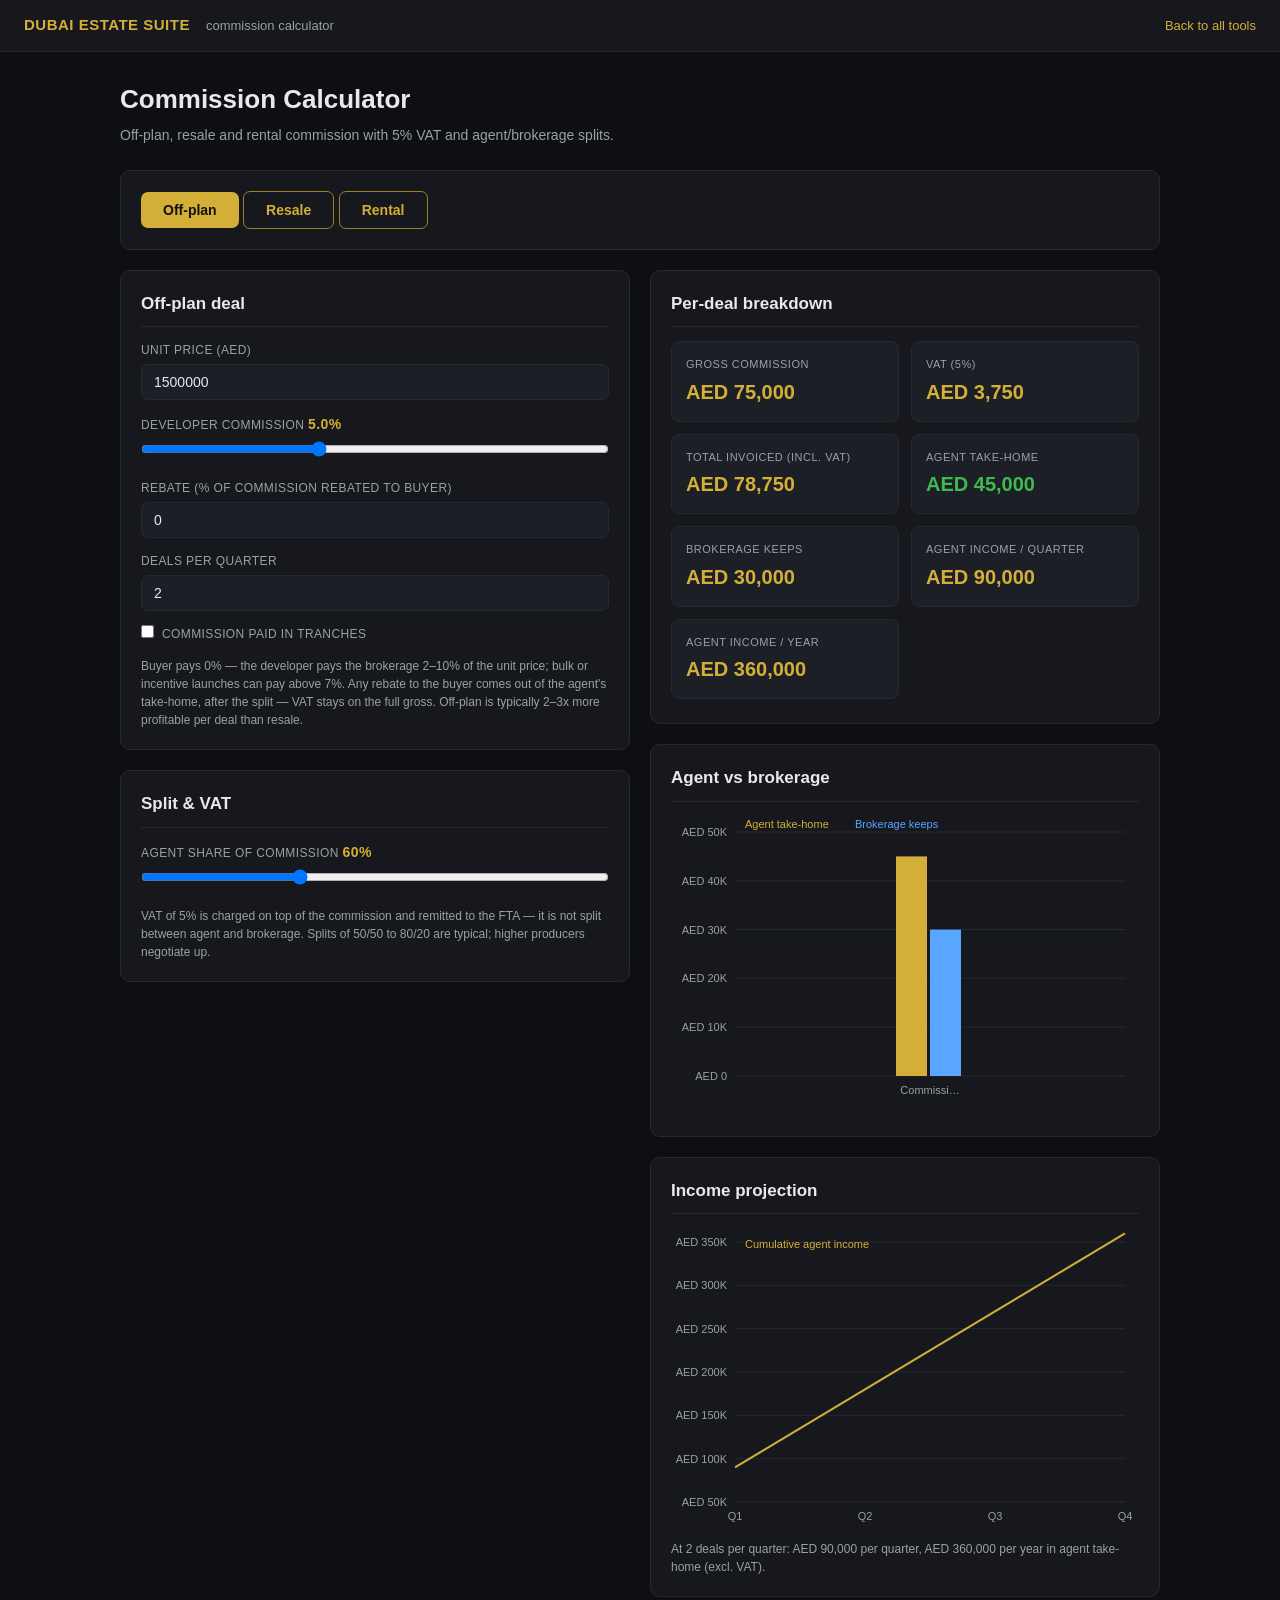
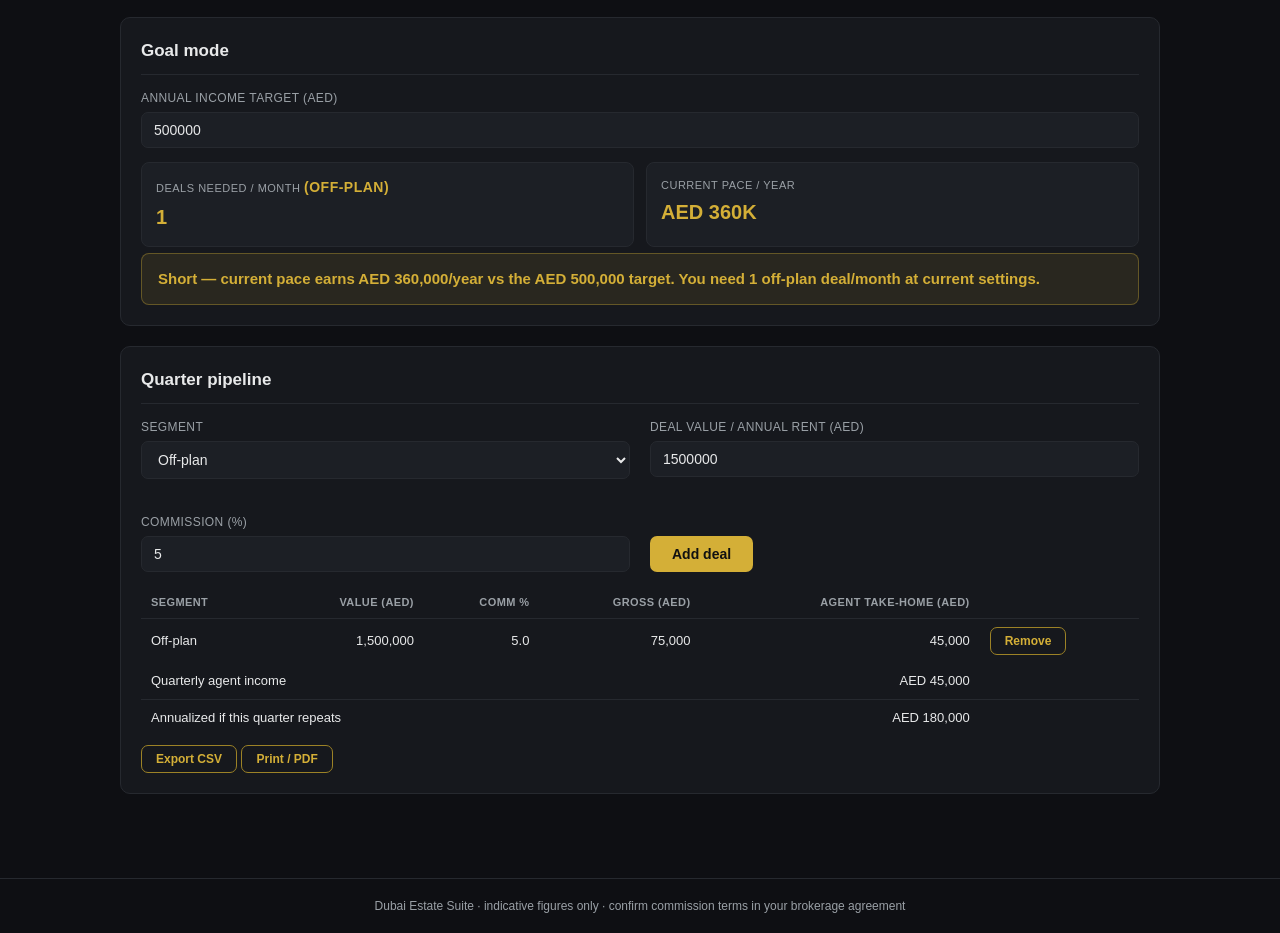
<file: tools/05-commission.html>
<!DOCTYPE html>
<html lang="en">
<head>
<meta charset="UTF-8">
<meta name="viewport" content="width=device-width, initial-scale=1.0">
<title>Commission Calculator — Dubai Estate Suite</title>
<link rel="stylesheet" href="../assets/style.css">
<script src="../assets/shared.js"></script>
<script src="05-commission.js" defer></script>
</head>
<body>
<header class="topbar">
  <span class="brand">DUBAI ESTATE SUITE</span>
  <span class="crumb">commission calculator</span>
  <a class="back" href="../index.html">Back to all tools</a>
</header>
<main class="container">
  <h1>Commission Calculator</h1>
  <p class="subtitle">Off-plan, resale and rental commission with 5% VAT and agent/brokerage splits.</p>

  <div class="card">
    <button id="tab-offplan" class="btn" type="button">Off-plan</button>
    <button id="tab-resale" class="btn ghost" type="button">Resale</button>
    <button id="tab-rental" class="btn ghost" type="button">Rental</button>
  </div>

  <div class="grid grid-2">
    <div>
      <div class="card" id="panel-offplan">
        <h2>Off-plan deal</h2>
        <div class="field">
          <label for="op-price">Unit price (AED)</label>
          <input type="number" id="op-price" value="1500000" min="0" step="50000">
        </div>
        <div class="field">
          <label for="op-comm">Developer commission <span class="range-val" id="op-comm-val">5.0%</span></label>
          <input type="range" id="op-comm" min="2" max="10" step="0.1" value="5">
        </div>
        <div class="field">
          <label for="op-rebate">Rebate (% of commission rebated to buyer)</label>
          <input type="number" id="op-rebate" value="0" min="0" max="100" step="1">
        </div>
        <div class="verdict warn" id="op-rebate-warn" hidden></div>
        <div class="field">
          <label for="op-deals">Deals per quarter</label>
          <input type="number" id="op-deals" value="2" min="0" step="1">
        </div>
        <div class="field">
          <label><input type="checkbox" id="op-tranches" style="width:auto; margin-right:8px;">Commission paid in tranches</label>
        </div>
        <div id="op-tranche-opts" hidden>
          <div class="field">
            <label for="op-spa-pct">% at SPA signing</label>
            <input type="number" id="op-spa-pct" value="50" min="0" max="100" step="5">
          </div>
          <div class="field">
            <label for="op-ms-pct">Rest at buyer payment milestone (% of price paid)</label>
            <input type="number" id="op-ms-pct" value="40" min="0" max="100" step="5">
          </div>
        </div>
        <div id="op-tranche-out" hidden>
          <div class="stats">
            <div class="stat"><div class="k">At SPA signing (~month 0)</div><div class="v" id="op-t-spa">—</div></div>
            <div class="stat"><div class="k">At buyer milestone <span class="range-val" id="op-t-ms-when"></span></div><div class="v" id="op-t-ms">—</div></div>
          </div>
          <p class="note">Milestone month assumes a standard 60/40 payment plan: 60% of the price is paid evenly over a 24-month construction period and 40% at handover, so the milestone lands at ~month <span id="op-t-month"></span>. Amounts are gross commission; the same percentages apply pro-rata to agent take-home in the income projection.</p>
        </div>
        <p class="note">Buyer pays 0% — the developer pays the brokerage 2–10% of the unit price; bulk or incentive launches can pay above 7%. Any rebate to the buyer comes out of the agent's take-home, after the split — VAT stays on the full gross. Off-plan is typically 2–3x more profitable per deal than resale.</p>
      </div>

      <div class="card" id="panel-resale" hidden>
        <h2>Resale deal</h2>
        <div class="field">
          <label for="rs-price">Sale price (AED)</label>
          <input type="number" id="rs-price" value="1200000" min="0" step="50000">
        </div>
        <div class="field">
          <label for="rs-fee">Agency fee (%)</label>
          <input type="number" id="rs-fee" value="2" min="0" step="0.1">
        </div>
        <div class="field">
          <label><input type="checkbox" id="rs-dual" style="width:auto; margin-right:8px;">Dual agency — act for both sides</label>
        </div>
        <p class="note" id="rs-dual-note" hidden>Dual agency is legal in Dubai: the brokerage collects 2% from the buyer and 2% from the seller, so the fee is doubled.</p>
        <div class="field">
          <label for="rs-deals">Deals per quarter</label>
          <input type="number" id="rs-deals" value="1" min="0" step="1">
        </div>
        <p class="note">2% of the sale price is customary on the secondary market, paid by the buyer (tenant pays on rentals).</p>
      </div>

      <div class="card" id="panel-rental" hidden>
        <h2>Rental deal</h2>
        <div class="field">
          <label for="rn-rent">Annual rent (AED)</label>
          <input type="number" id="rn-rent" value="90000" min="0" step="5000">
        </div>
        <div class="field">
          <label for="rn-deals">Deals per quarter</label>
          <input type="number" id="rn-deals" value="4" min="0" step="1">
        </div>
        <p class="note">Commission is 5% of the annual rent, subject to an AED 5,000 minimum, paid by the tenant.</p>
      </div>

      <div class="card">
        <h2>Split &amp; VAT</h2>
        <div class="field">
          <label for="split">Agent share of commission <span class="range-val" id="split-val">60%</span></label>
          <input type="range" id="split" min="50" max="80" step="1" value="60">
        </div>
        <p class="note">VAT of 5% is charged on top of the commission and remitted to the FTA — it is not split between agent and brokerage. Splits of 50/50 to 80/20 are typical; higher producers negotiate up.</p>
      </div>
    </div>

    <div>
      <div class="card">
        <h2>Per-deal breakdown</h2>
        <div class="stats">
          <div class="stat"><div class="k">Gross commission</div><div class="v" id="s-gross">—</div></div>
          <div class="stat"><div class="k">VAT (5%)</div><div class="v" id="s-vat">—</div></div>
          <div class="stat"><div class="k">Total invoiced (incl. VAT)</div><div class="v" id="s-net">—</div></div>
          <div class="stat"><div class="k">Agent take-home</div><div class="v pos" id="s-agent">—</div></div>
          <div class="stat"><div class="k">Brokerage keeps</div><div class="v" id="s-broker">—</div></div>
          <div class="stat"><div class="k">Agent income / quarter</div><div class="v" id="s-quarter">—</div></div>
          <div class="stat"><div class="k">Agent income / year</div><div class="v" id="s-year">—</div></div>
        </div>
      </div>

      <div class="card">
        <h2>Agent vs brokerage</h2>
        <canvas class="chart" id="chart-split"></canvas>
      </div>

      <div class="card">
        <h2>Income projection</h2>
        <canvas class="chart" id="chart-proj"></canvas>
        <p class="note" id="proj-note"></p>
      </div>
    </div>
  </div>

  <div class="card">
    <h2>Goal mode</h2>
    <div class="field">
      <label for="goal-target">Annual income target (AED)</label>
      <input type="number" id="goal-target" value="500000" min="0" step="10000">
    </div>
    <div class="stats">
      <div class="stat"><div class="k">Deals needed / month <span class="range-val" id="goal-seg"></span></div><div class="v" id="goal-deals">—</div></div>
      <div class="stat"><div class="k">Current pace / year</div><div class="v" id="goal-pace">—</div></div>
    </div>
    <div class="verdict ok" id="goal-verdict"></div>
  </div>

  <div class="card">
    <h2>Quarter pipeline</h2>
    <div class="grid grid-2 no-print">
      <div class="field">
        <label for="pl-seg">Segment</label>
        <select id="pl-seg">
          <option value="offplan">Off-plan</option>
          <option value="resale">Resale</option>
          <option value="rental">Rental</option>
        </select>
      </div>
      <div class="field">
        <label for="pl-value">Deal value / annual rent (AED)</label>
        <input type="number" id="pl-value" value="1500000" min="0" step="50000">
      </div>
      <div class="field">
        <label for="pl-pct">Commission (%)</label>
        <input type="number" id="pl-pct" value="5" min="0" step="0.1">
      </div>
      <div class="field">
        <label>&nbsp;</label>
        <button class="btn" id="pl-add" type="button">Add deal</button>
      </div>
    </div>
    <table id="pl-table">
      <thead>
        <tr>
          <th>Segment</th><th class="num">Value (AED)</th><th class="num">Comm %</th><th class="num">Gross (AED)</th><th class="num">Agent take-home (AED)</th><th class="no-print"></th>
        </tr>
      </thead>
      <tbody id="pl-body"></tbody>
      <tfoot>
        <tr>
          <td colspan="4">Quarterly agent income</td><td class="num" id="pl-total-q">—</td><td class="no-print"></td>
        </tr>
        <tr>
          <td colspan="4">Annualized if this quarter repeats</td><td class="num" id="pl-total-y">—</td><td class="no-print"></td>
        </tr>
      </tfoot>
    </table>
    <p class="note" id="pl-empty" hidden>No deals in the pipeline yet — add one above.</p>
    <div class="no-print" style="margin-top:10px;">
      <button class="btn ghost small" id="pl-export" type="button">Export CSV</button>
      <button class="btn ghost small no-print" onclick="window.print()">Print / PDF</button>
    </div>
  </div>
</main>
<footer class="footer">Dubai Estate Suite · indicative figures only · confirm commission terms in your brokerage agreement</footer>
</body>
</html>
</file>
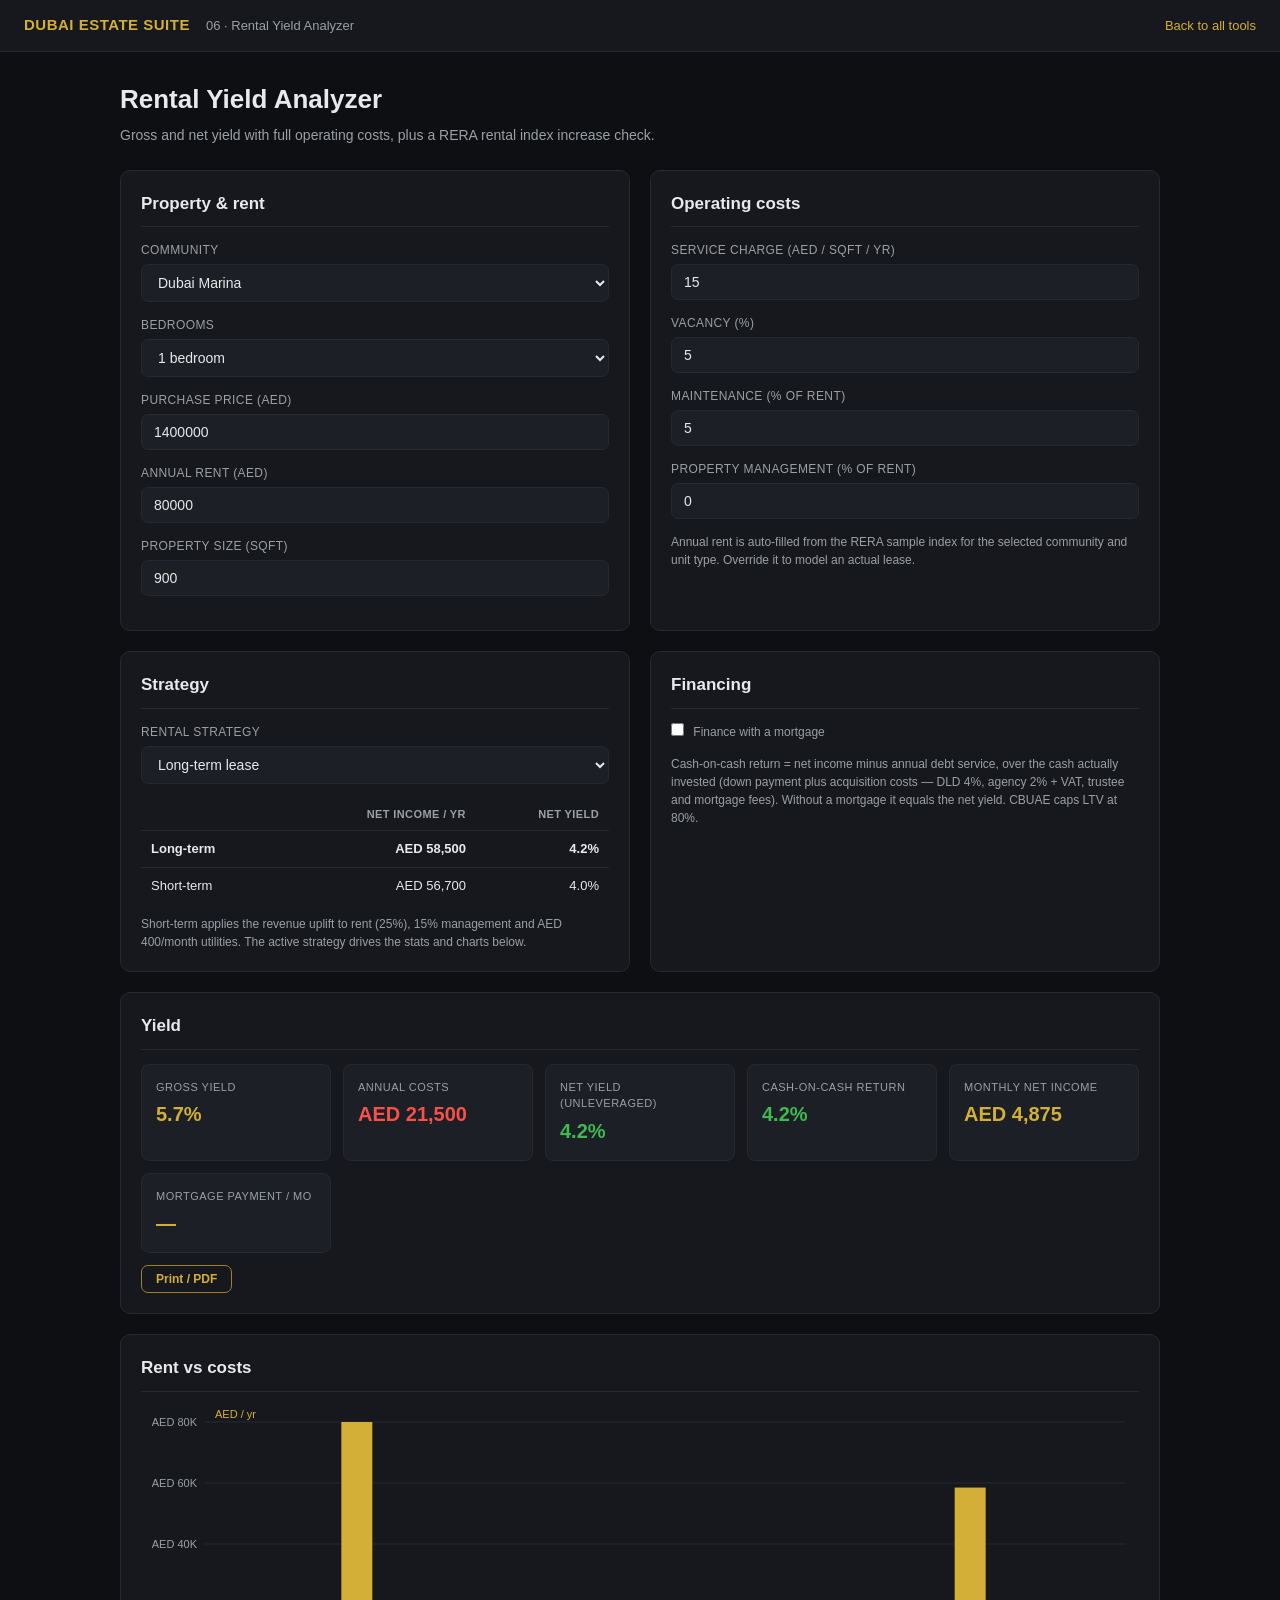
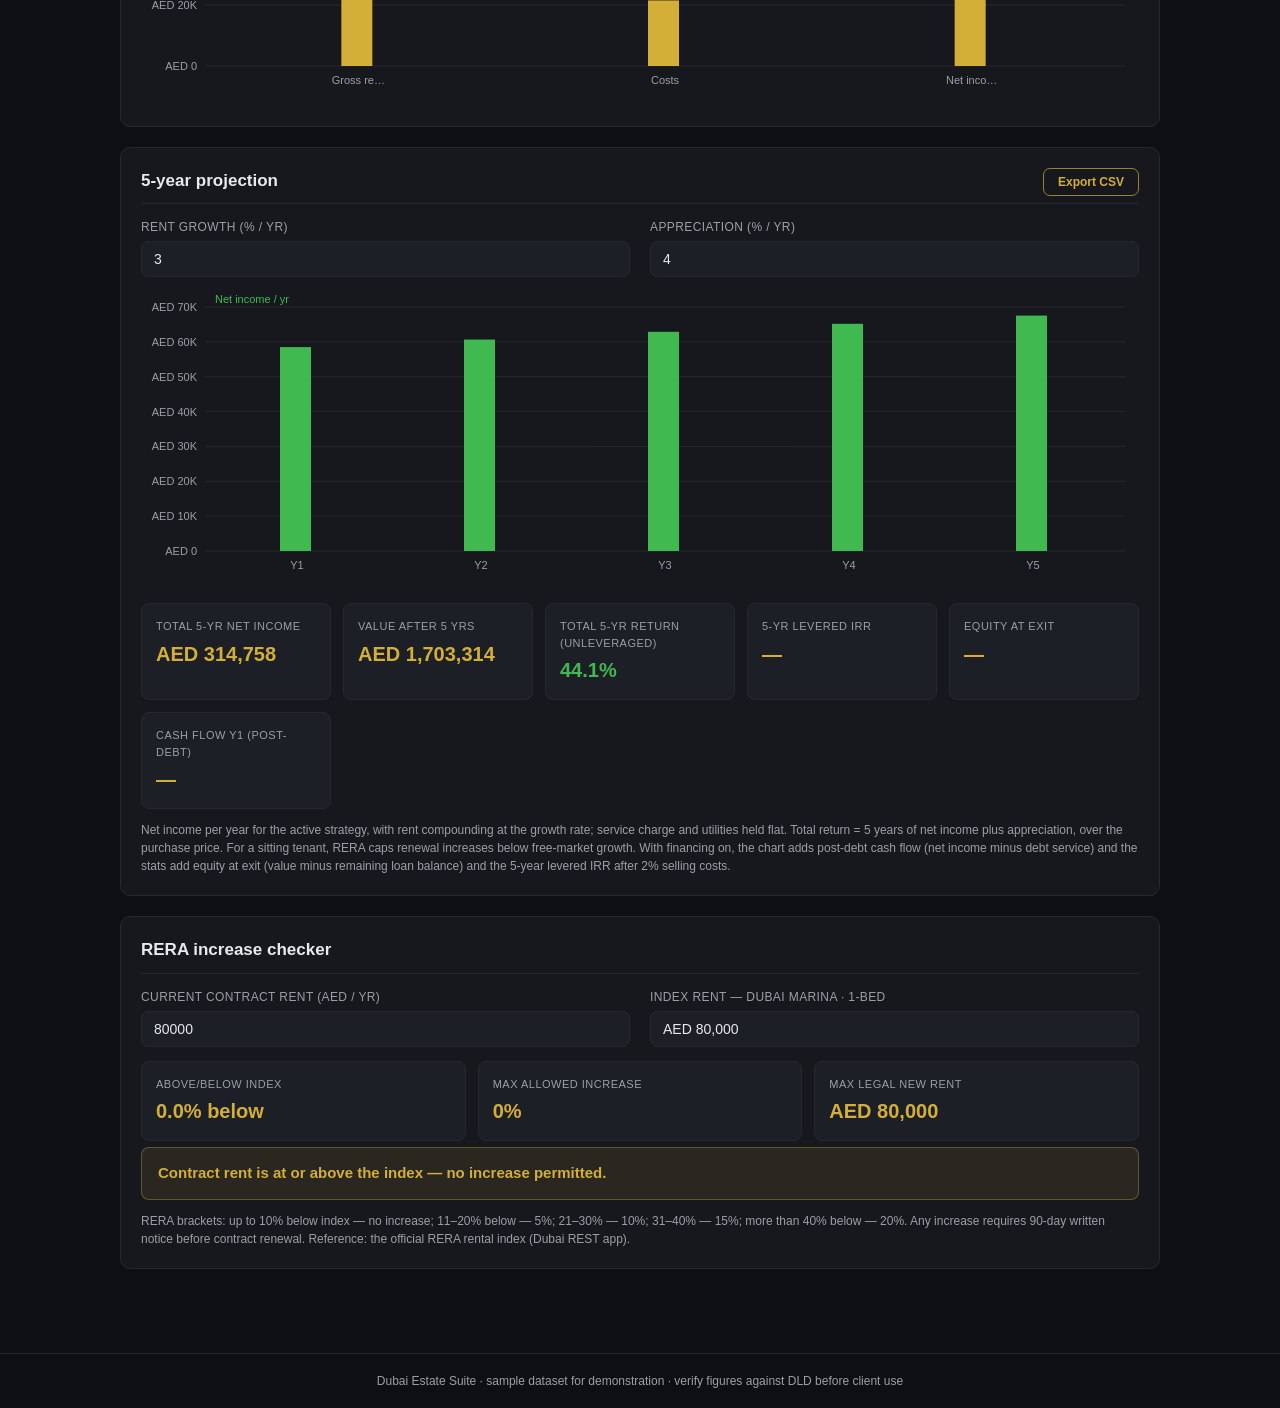
<file: tools/06-rental-yield.html>
<!DOCTYPE html>
<html lang="en">
<head>
<meta charset="UTF-8">
<meta name="viewport" content="width=device-width, initial-scale=1.0">
<title>Rental Yield Analyzer — Dubai Estate Suite</title>
<link rel="stylesheet" href="../assets/style.css">
<script src="../assets/shared.js"></script>
<script src="../data/rent-index.js"></script>
<script src="06-rental-yield.js" defer></script>
</head>
<body>
<header class="topbar">
  <span class="brand">DUBAI ESTATE SUITE</span>
  <span class="crumb">06 · Rental Yield Analyzer</span>
  <a class="back" href="../index.html">Back to all tools</a>
</header>
<main class="container">
  <h1>Rental Yield Analyzer</h1>
  <p class="subtitle">Gross and net yield with full operating costs, plus a RERA rental index increase check.</p>

  <div class="grid grid-2">
    <section class="card">
      <h2>Property &amp; rent</h2>
      <div class="field">
        <label for="community">Community</label>
        <select id="community"></select>
      </div>
      <div class="field">
        <label for="beds">Bedrooms</label>
        <select id="beds">
          <option value="0">Studio</option>
          <option value="1" selected>1 bedroom</option>
          <option value="2">2 bedrooms</option>
          <option value="3">3 bedrooms</option>
        </select>
      </div>
      <div class="field">
        <label for="price">Purchase price (AED)</label>
        <input type="number" id="price" value="1400000" min="0" step="10000">
      </div>
      <div class="field">
        <label for="rent">Annual rent (AED)</label>
        <input type="number" id="rent" min="0" step="1000">
      </div>
      <div class="field">
        <label for="sqft">Property size (sqft)</label>
        <input type="number" id="sqft" value="900" min="0" step="10">
      </div>
    </section>

    <section class="card">
      <h2>Operating costs</h2>
      <div class="field">
        <label for="svc">Service charge (AED / sqft / yr)</label>
        <input type="number" id="svc" value="15" min="0" step="0.5">
      </div>
      <div class="field">
        <label for="vac">Vacancy (%)</label>
        <input type="number" id="vac" value="5" min="0" max="100" step="0.5">
      </div>
      <div class="field">
        <label for="maint">Maintenance (% of rent)</label>
        <input type="number" id="maint" value="5" min="0" max="100" step="0.5">
      </div>
      <div class="field">
        <label for="mgmt">Property management (% of rent)</label>
        <input type="number" id="mgmt" value="0" min="0" max="100" step="0.5">
      </div>
      <p class="note">Annual rent is auto-filled from the RERA sample index for the selected community and unit type. Override it to model an actual lease.</p>
    </section>
  </div>

  <div class="grid grid-2">
    <section class="card">
      <h2>Strategy</h2>
      <div class="field">
        <label for="strategy">Rental strategy</label>
        <select id="strategy">
          <option value="long" selected>Long-term lease</option>
          <option value="short">Short-term (holiday home)</option>
        </select>
      </div>
      <div class="field" id="upliftField" hidden>
        <label for="uplift">Short-term revenue uplift (%)</label>
        <input type="number" id="uplift" value="25" min="0" max="200" step="1">
      </div>
      <div class="field" id="utilField" hidden>
        <label for="utilities">Short-term utilities (AED / month)</label>
        <input type="number" id="utilities" value="400" min="0" step="50">
      </div>
      <table>
        <thead>
          <tr><th></th><th class="num">Net income / yr</th><th class="num">Net yield</th></tr>
        </thead>
        <tbody>
          <tr id="cmpLong"><td>Long-term</td><td class="num" id="cmpLongNet">—</td><td class="num" id="cmpLongYield">—</td></tr>
          <tr id="cmpShort"><td>Short-term</td><td class="num" id="cmpShortNet">—</td><td class="num" id="cmpShortYield">—</td></tr>
        </tbody>
      </table>
      <p class="note" id="strNote">Short-term applies the revenue uplift to rent, 15% management and AED 400/month utilities. The active strategy drives the stats and charts below.</p>
    </section>

    <section class="card">
      <h2>Financing</h2>
      <div class="field">
        <label style="text-transform:none; letter-spacing:0;">
          <input type="checkbox" id="mortgage" style="width:auto; margin-right:6px;">
          Finance with a mortgage
        </label>
      </div>
      <div id="mortgageFields" hidden>
        <div class="field">
          <label for="ltv">Loan-to-value (%)</label>
          <input type="number" id="ltv" value="70" min="0" max="80" step="1">
        </div>
        <div class="field">
          <label for="rate">Interest rate (% / yr)</label>
          <input type="number" id="rate" value="5.5" min="0" max="30" step="0.1">
        </div>
        <div class="field">
          <label for="years">Term (years)</label>
          <input type="number" id="years" value="25" min="1" max="30" step="1">
        </div>
        <div class="field">
          <label for="acqPct">Acquisition costs (% of price)</label>
          <input type="number" id="acqPct" value="7" min="0" max="20" step="0.25">
        </div>
      </div>
      <p class="note">Cash-on-cash return = net income minus annual debt service, over the cash actually invested (down payment plus acquisition costs — DLD 4%, agency 2% + VAT, trustee and mortgage fees). Without a mortgage it equals the net yield. CBUAE caps LTV at 80%.</p>
    </section>
  </div>

  <section class="card">
    <h2>Yield</h2>
    <div class="stats">
      <div class="stat"><div class="k">Gross yield</div><div class="v" id="sGross">—</div></div>
      <div class="stat"><div class="k">Annual costs</div><div class="v neg" id="sCosts">—</div></div>
      <div class="stat"><div class="k">Net yield (unleveraged)</div><div class="v pos" id="sNet">—</div></div>
      <div class="stat"><div class="k">Cash-on-cash return</div><div class="v pos" id="sCoC">—</div></div>
      <div class="stat"><div class="k" id="sMonthlyK">Monthly net income</div><div class="v" id="sMonthly">—</div></div>
      <div class="stat"><div class="k">Mortgage payment / mo</div><div class="v" id="sMortgage">—</div></div>
    </div>
    <div class="no-print" style="margin-top:12px;">
      <button class="btn ghost small no-print" onclick="window.print()">Print / PDF</button>
    </div>
  </section>

  <section class="card">
    <h2>Rent vs costs</h2>
    <canvas class="chart" id="chart"></canvas>
  </section>

  <section class="card">
    <h2>5-year projection <button class="btn ghost small no-print" id="exportCsv" style="float:right;">Export CSV</button></h2>
    <div class="grid grid-2">
      <div class="field">
        <label for="rentGrowth">Rent growth (% / yr)</label>
        <input type="number" id="rentGrowth" value="3" min="0" max="30" step="0.5">
      </div>
      <div class="field">
        <label for="appr">Appreciation (% / yr)</label>
        <input type="number" id="appr" value="4" min="0" max="30" step="0.5">
      </div>
    </div>
    <canvas class="chart" id="projChart"></canvas>
    <div class="stats" style="margin-top:12px;">
      <div class="stat"><div class="k">Total 5-yr net income</div><div class="v" id="sNet5">—</div></div>
      <div class="stat"><div class="k">Value after 5 yrs</div><div class="v" id="sVal5">—</div></div>
      <div class="stat"><div class="k">Total 5-yr return (unleveraged)</div><div class="v pos" id="sTotalRet">—</div></div>
      <div class="stat"><div class="k">5-yr levered IRR</div><div class="v" id="sLevIRR">—</div></div>
      <div class="stat"><div class="k">Equity at exit</div><div class="v" id="sEquityExit">—</div></div>
      <div class="stat"><div class="k">Cash flow Y1 (post-debt)</div><div class="v" id="sCF1">—</div></div>
    </div>
    <p class="note">Net income per year for the active strategy, with rent compounding at the growth rate; service charge and utilities held flat. Total return = 5 years of net income plus appreciation, over the purchase price. For a sitting tenant, RERA caps renewal increases below free-market growth. With financing on, the chart adds post-debt cash flow (net income minus debt service) and the stats add equity at exit (value minus remaining loan balance) and the 5-year levered IRR after 2% selling costs.</p>
  </section>

  <section class="card">
    <h2>RERA increase checker</h2>
    <div class="grid grid-2">
      <div class="field">
        <label for="contractRent">Current contract rent (AED / yr)</label>
        <input type="number" id="contractRent" min="0" step="1000">
      </div>
      <div class="field">
        <label>Index rent — <span id="indexRef">—</span></label>
        <input type="text" id="indexRent" readonly tabindex="-1">
      </div>
    </div>
    <div class="stats">
      <div class="stat"><div class="k">Above/below index</div><div class="v" id="rBelow">—</div></div>
      <div class="stat"><div class="k">Max allowed increase</div><div class="v" id="rAllowed">—</div></div>
      <div class="stat"><div class="k">Max legal new rent</div><div class="v" id="rMax">—</div></div>
    </div>
    <div class="verdict warn" id="rVerdict"></div>
    <p class="note">RERA brackets: up to 10% below index — no increase; 11–20% below — 5%; 21–30% — 10%; 31–40% — 15%; more than 40% below — 20%. Any increase requires 90-day written notice before contract renewal. Reference: the official RERA rental index (Dubai REST app).</p>
  </section>
</main>
<footer class="footer">Dubai Estate Suite · sample dataset for demonstration · verify figures against DLD before client use</footer>
</body>
</html>
</file>
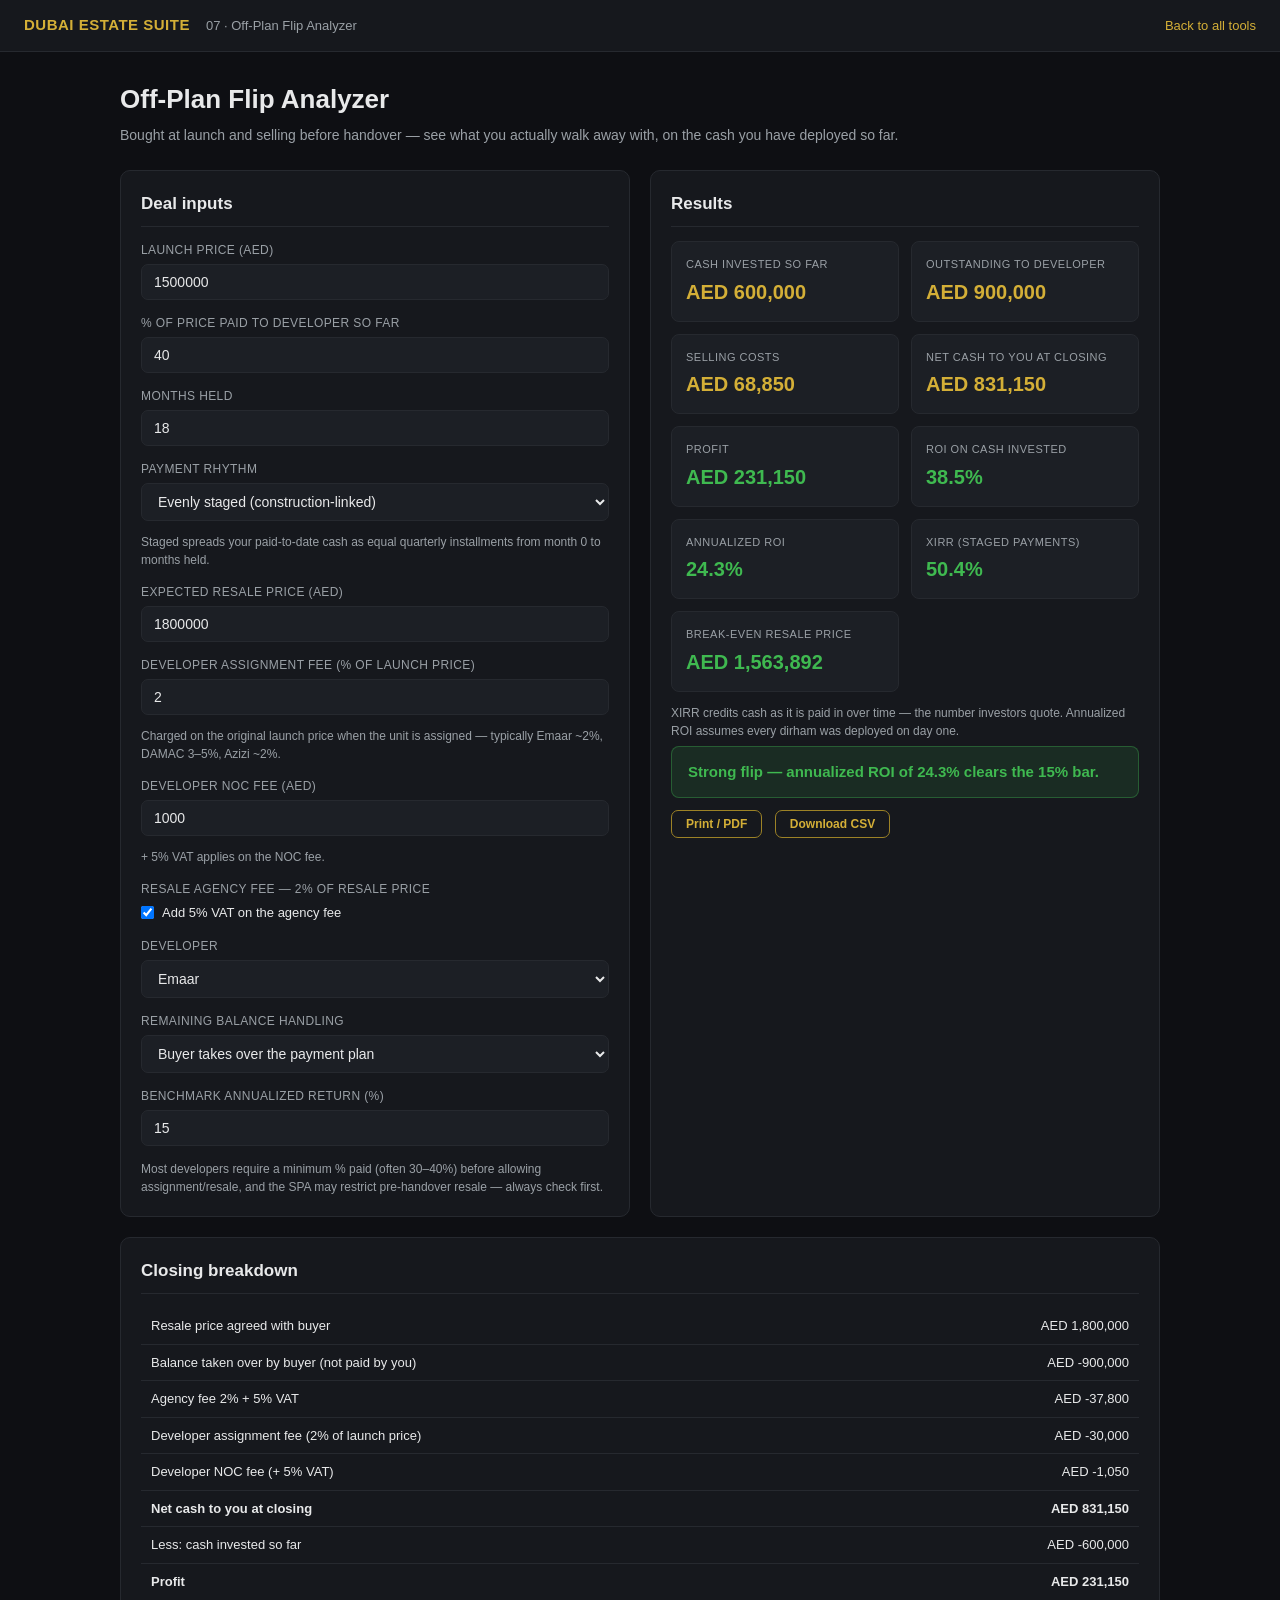
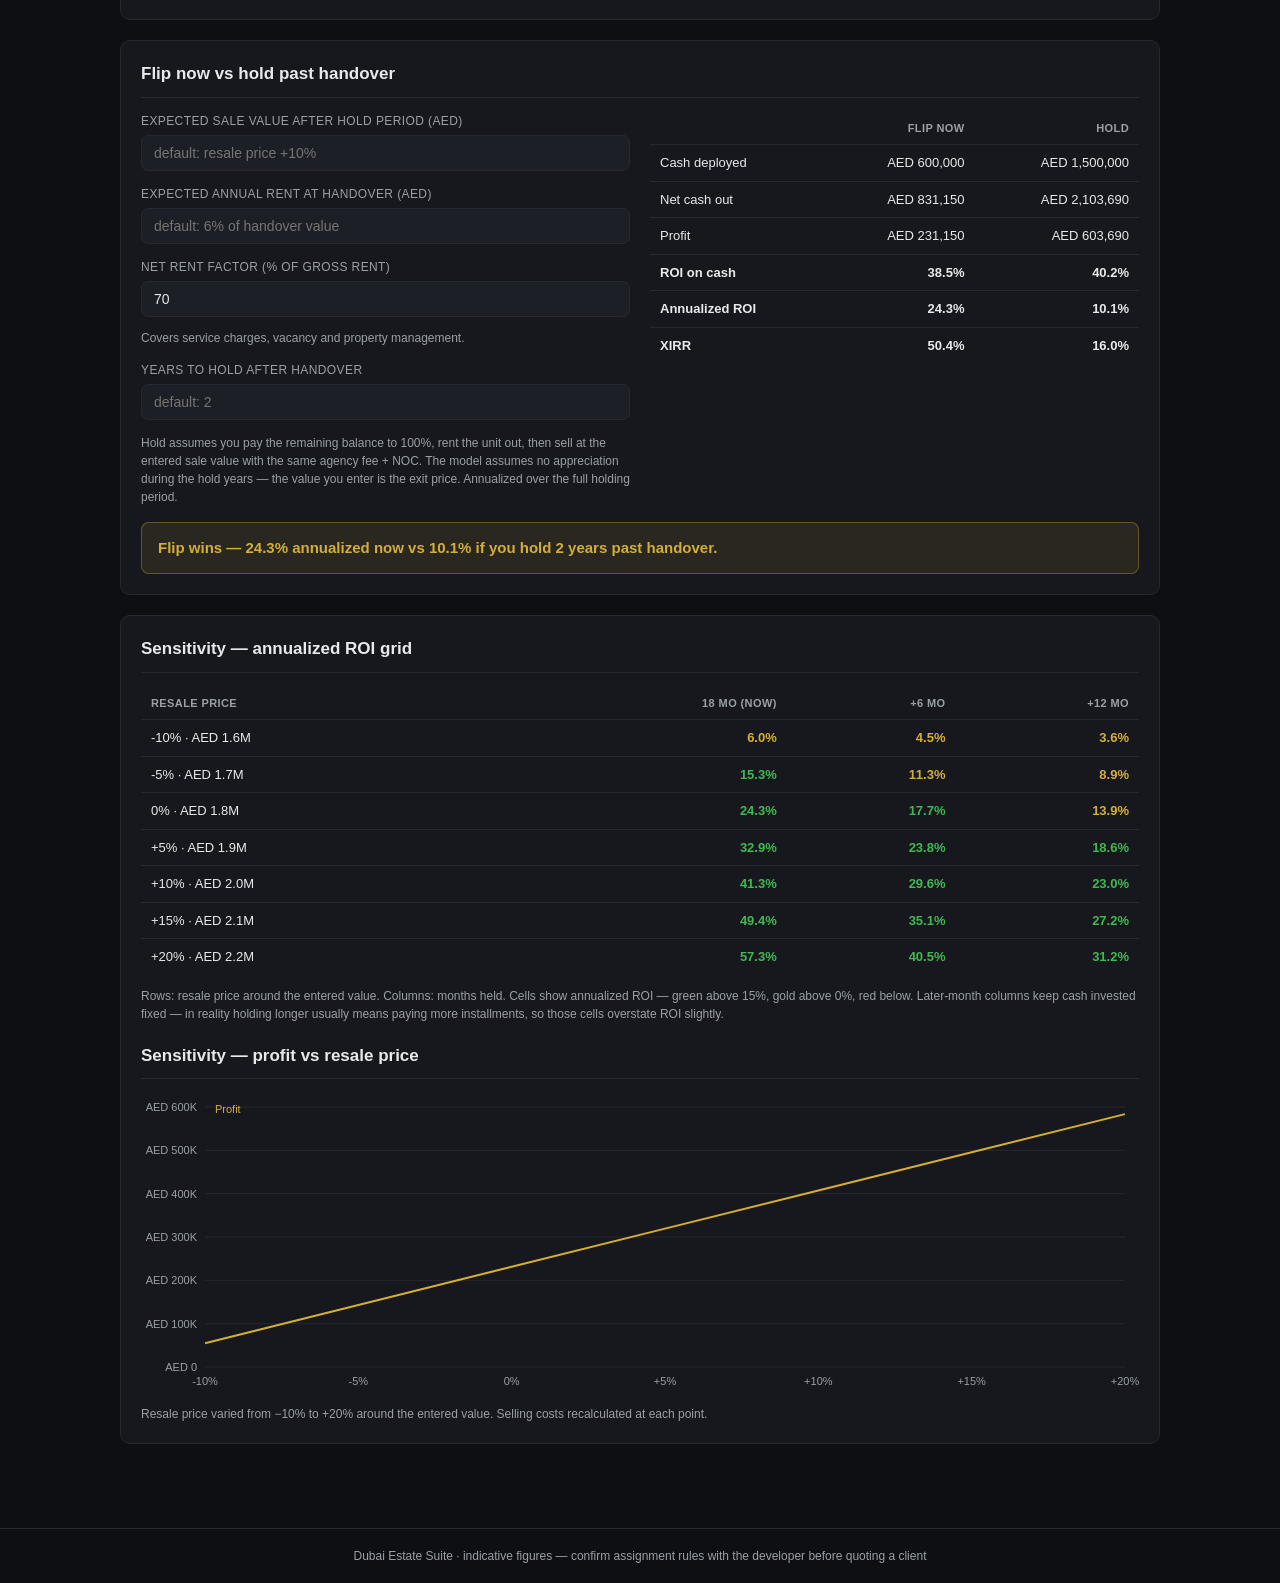
<file: tools/07-flip-analyzer.html>
<!DOCTYPE html>
<html lang="en">
<head>
<meta charset="UTF-8">
<meta name="viewport" content="width=device-width, initial-scale=1.0">
<title>Off-Plan Flip Analyzer — Dubai Estate Suite</title>
<link rel="stylesheet" href="../assets/style.css">
<script src="../assets/shared.js"></script>
<script src="07-flip-analyzer.js" defer></script>
</head>
<body>
<header class="topbar">
  <span class="brand">DUBAI ESTATE SUITE</span>
  <span class="crumb">07 · Off-Plan Flip Analyzer</span>
  <a class="back" href="../index.html">Back to all tools</a>
</header>
<main class="container">
  <h1>Off-Plan Flip Analyzer</h1>
  <p class="subtitle">Bought at launch and selling before handover — see what you actually walk away with, on the cash you have deployed so far.</p>

  <div class="grid grid-2">
    <section class="card">
      <h2>Deal inputs</h2>
      <div class="field">
        <label for="inPrice">Launch price (AED)</label>
        <input type="number" id="inPrice" value="1500000" min="0" step="10000">
      </div>
      <div class="field">
        <label for="inPctPaid">% of price paid to developer so far</label>
        <input type="number" id="inPctPaid" value="40" min="0" max="100" step="1">
        <p class="note" id="oPctWarn" style="display:none;color:#f85149;"></p>
      </div>
      <div class="field">
        <label for="inMonths">Months held</label>
        <input type="number" id="inMonths" value="18" min="1" step="1">
      </div>
      <div class="field">
        <label for="inRhythm">Payment rhythm</label>
        <select id="inRhythm">
          <option value="staged" selected>Evenly staged (construction-linked)</option>
          <option value="upfront">All upfront</option>
        </select>
        <p class="note">Staged spreads your paid-to-date cash as equal quarterly installments from month 0 to months held.</p>
      </div>
      <div class="field">
        <label for="inResale">Expected resale price (AED)</label>
        <input type="number" id="inResale" value="1800000" min="0" step="10000">
      </div>
      <div class="field">
        <label for="inAssignPct">Developer assignment fee (% of launch price)</label>
        <input type="number" id="inAssignPct" value="2" min="0" step="0.5">
        <p class="note">Charged on the original launch price when the unit is assigned — typically Emaar ~2%, DAMAC 3–5%, Azizi ~2%.</p>
      </div>
      <div class="field">
        <label for="inNoc">Developer NOC fee (AED)</label>
        <input type="number" id="inNoc" value="1000" min="0" step="100">
        <p class="note">+ 5% VAT applies on the NOC fee.</p>
      </div>
      <div class="field">
        <label>Resale agency fee — 2% of resale price</label>
        <label style="display:flex;align-items:center;gap:8px;text-transform:none;letter-spacing:0;color:var(--text);font-size:13px;margin-bottom:0;">
          <input type="checkbox" id="inVat" checked style="width:auto;"> Add 5% VAT on the agency fee
        </label>
      </div>
      <div class="field">
        <label for="inDeveloper">Developer</label>
        <select id="inDeveloper">
          <option value="emaar" selected>Emaar</option>
          <option value="damac">DAMAC</option>
          <option value="nakheel">Nakheel</option>
          <option value="sobha">Sobha</option>
          <option value="other">Other</option>
        </select>
      </div>
      <div class="field">
        <label for="inBalance">Remaining balance handling</label>
        <select id="inBalance">
          <option value="takeover" selected>Buyer takes over the payment plan</option>
          <option value="settle">Settle remaining from proceeds</option>
        </select>
      </div>
      <div class="field">
        <label for="inBenchmark">Benchmark annualized return (%)</label>
        <input type="number" id="inBenchmark" value="15" min="0" step="1">
      </div>
      <p class="note">Most developers require a minimum % paid (often 30–40%) before allowing assignment/resale, and the SPA may restrict pre-handover resale — always check first.</p>
    </section>

    <section class="card">
      <h2>Results</h2>
      <div class="stats">
        <div class="stat"><div class="k">Cash invested so far</div><div class="v" id="oCash">—</div></div>
        <div class="stat"><div class="k">Outstanding to developer</div><div class="v" id="oOutstanding">—</div></div>
        <div class="stat"><div class="k">Selling costs</div><div class="v" id="oCosts">—</div></div>
        <div class="stat"><div class="k">Net cash to you at closing</div><div class="v" id="oNetCash">—</div></div>
        <div class="stat"><div class="k">Profit</div><div class="v" id="oProfit">—</div></div>
        <div class="stat"><div class="k">ROI on cash invested</div><div class="v" id="oRoi">—</div></div>
        <div class="stat"><div class="k">Annualized ROI</div><div class="v" id="oAnnRoi">—</div></div>
        <div class="stat"><div class="k">XIRR (staged payments)</div><div class="v" id="oXirr">—</div></div>
        <div class="stat"><div class="k">Break-even resale price</div><div class="v" id="oBreakeven">—</div></div>
      </div>
      <p class="note">XIRR credits cash as it is paid in over time — the number investors quote. Annualized ROI assumes every dirham was deployed on day one.</p>
      <div class="verdict warn" id="oVerdict">—</div>
      <div class="verdict bad" id="oDevWarn" style="display:none;margin-top:8px;"></div>
      <button class="btn ghost small no-print" onclick="window.print()" style="margin-top:12px;">Print / PDF</button>
      <button class="btn ghost small no-print" id="btnCsv" style="margin-top:12px;margin-left:8px;">Download CSV</button>
    </section>
  </div>

  <section class="card">
    <h2>Closing breakdown</h2>
    <table>
      <tbody id="oBreakdown"></tbody>
    </table>
  </section>

  <section class="card">
    <h2>Flip now vs hold past handover</h2>
    <div class="grid grid-2">
      <div>
        <div class="field">
          <label for="inHoldValue">Expected sale value after hold period (AED)</label>
          <input type="number" id="inHoldValue" min="0" step="10000" placeholder="default: resale price +10%">
        </div>
        <div class="field">
          <label for="inHoldRent">Expected annual rent at handover (AED)</label>
          <input type="number" id="inHoldRent" min="0" step="1000" placeholder="default: 6% of handover value">
        </div>
        <div class="field">
          <label for="inNetRent">Net rent factor (% of gross rent)</label>
          <input type="number" id="inNetRent" value="70" min="0" max="100" step="5">
          <p class="note">Covers service charges, vacancy and property management.</p>
        </div>
        <div class="field">
          <label for="inHoldYears">Years to hold after handover</label>
          <input type="number" id="inHoldYears" min="0" step="1" placeholder="default: 2">
        </div>
        <p class="note">Hold assumes you pay the remaining balance to 100%, rent the unit out, then sell at the entered sale value with the same agency fee + NOC. The model assumes no appreciation during the hold years — the value you enter is the exit price. Annualized over the full holding period.</p>
      </div>
      <div>
        <table>
          <thead>
            <tr><th></th><th class="num">Flip now</th><th class="num">Hold</th></tr>
          </thead>
          <tbody id="oCompare"></tbody>
        </table>
      </div>
    </div>
    <div class="verdict warn" id="oHoldVerdict" style="margin-top:16px;">—</div>
  </section>

  <section class="card">
    <h2>Sensitivity — annualized ROI grid</h2>
    <div style="overflow-x:auto;">
      <table id="oSensGrid"></table>
    </div>
    <p class="note">Rows: resale price around the entered value. Columns: months held. Cells show annualized ROI — green above 15%, gold above 0%, red below. Later-month columns keep cash invested fixed — in reality holding longer usually means paying more installments, so those cells overstate ROI slightly.</p>
    <h2 style="margin-top:20px;">Sensitivity — profit vs resale price</h2>
    <canvas class="chart" id="sensChart"></canvas>
    <p class="note">Resale price varied from −10% to +20% around the entered value. Selling costs recalculated at each point.</p>
  </section>
</main>
<footer class="footer">Dubai Estate Suite · indicative figures — confirm assignment rules with the developer before quoting a client</footer>
</body>
</html>
</file>
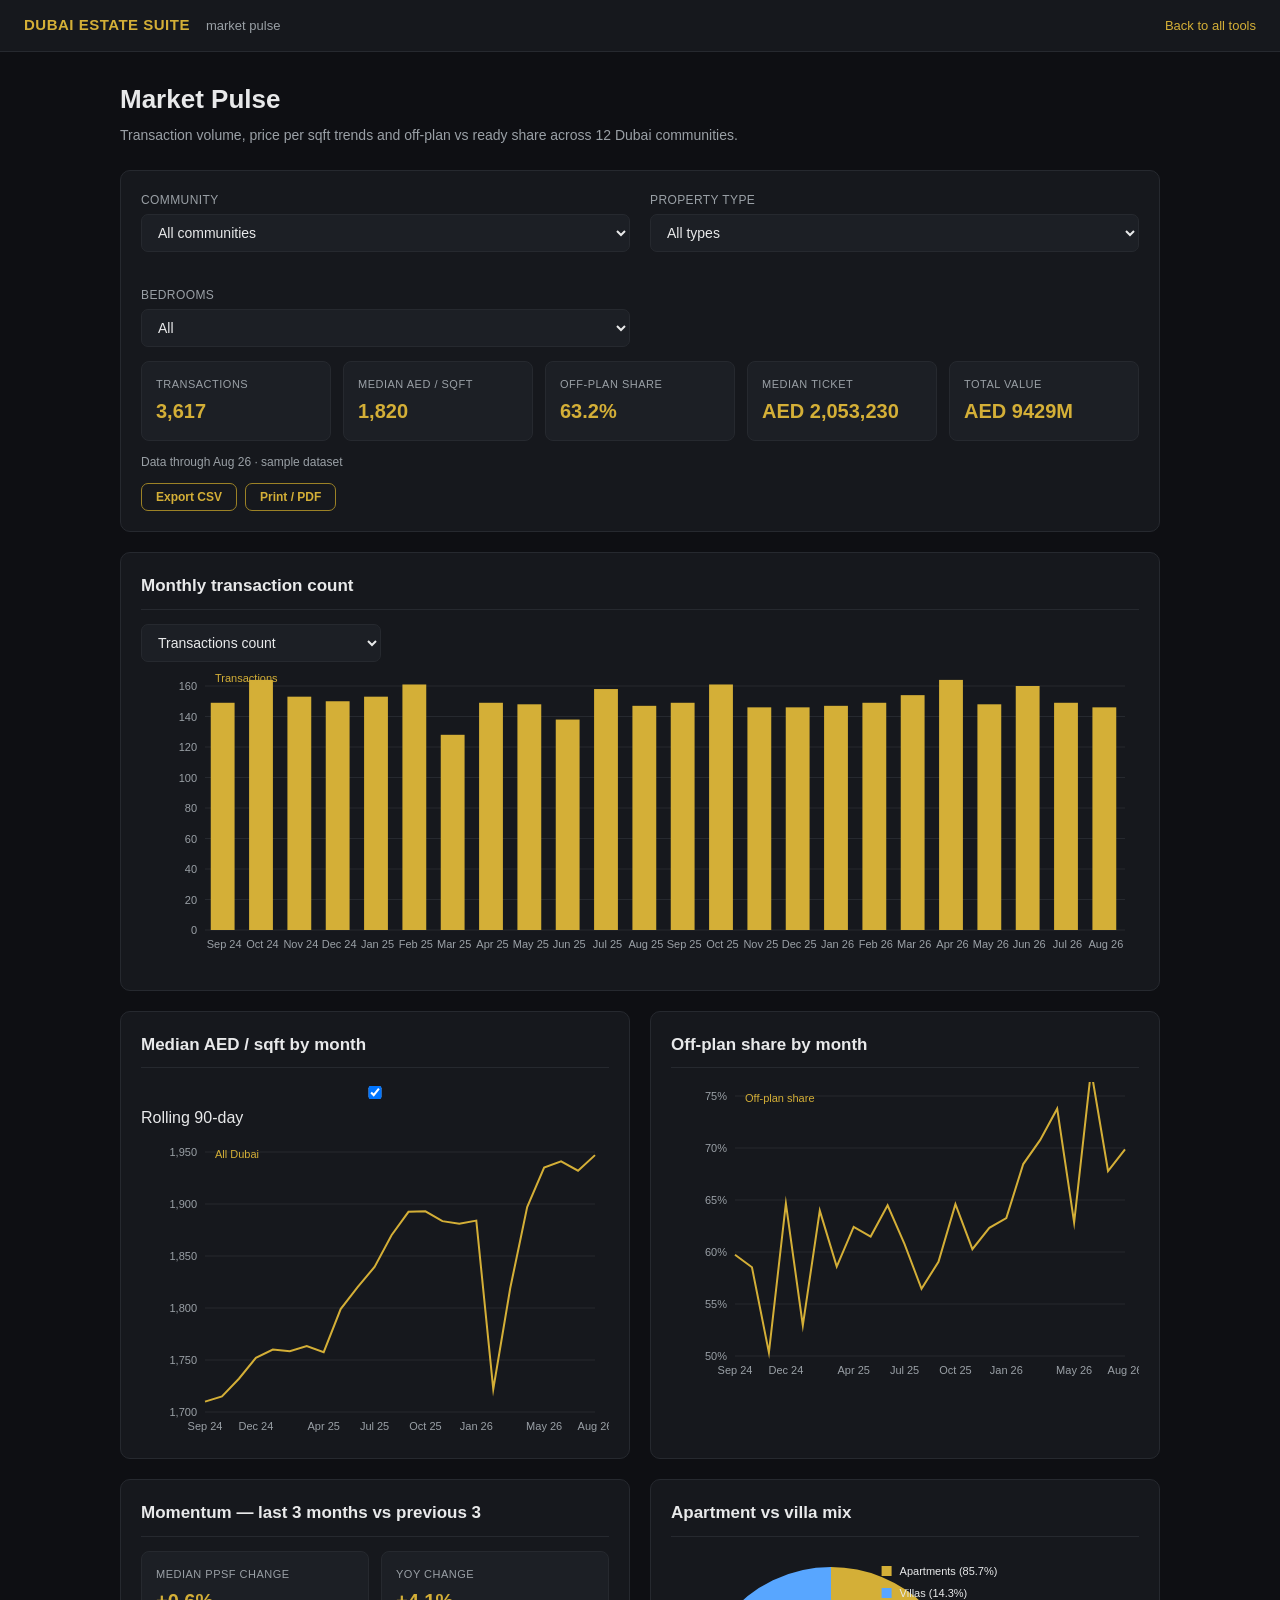
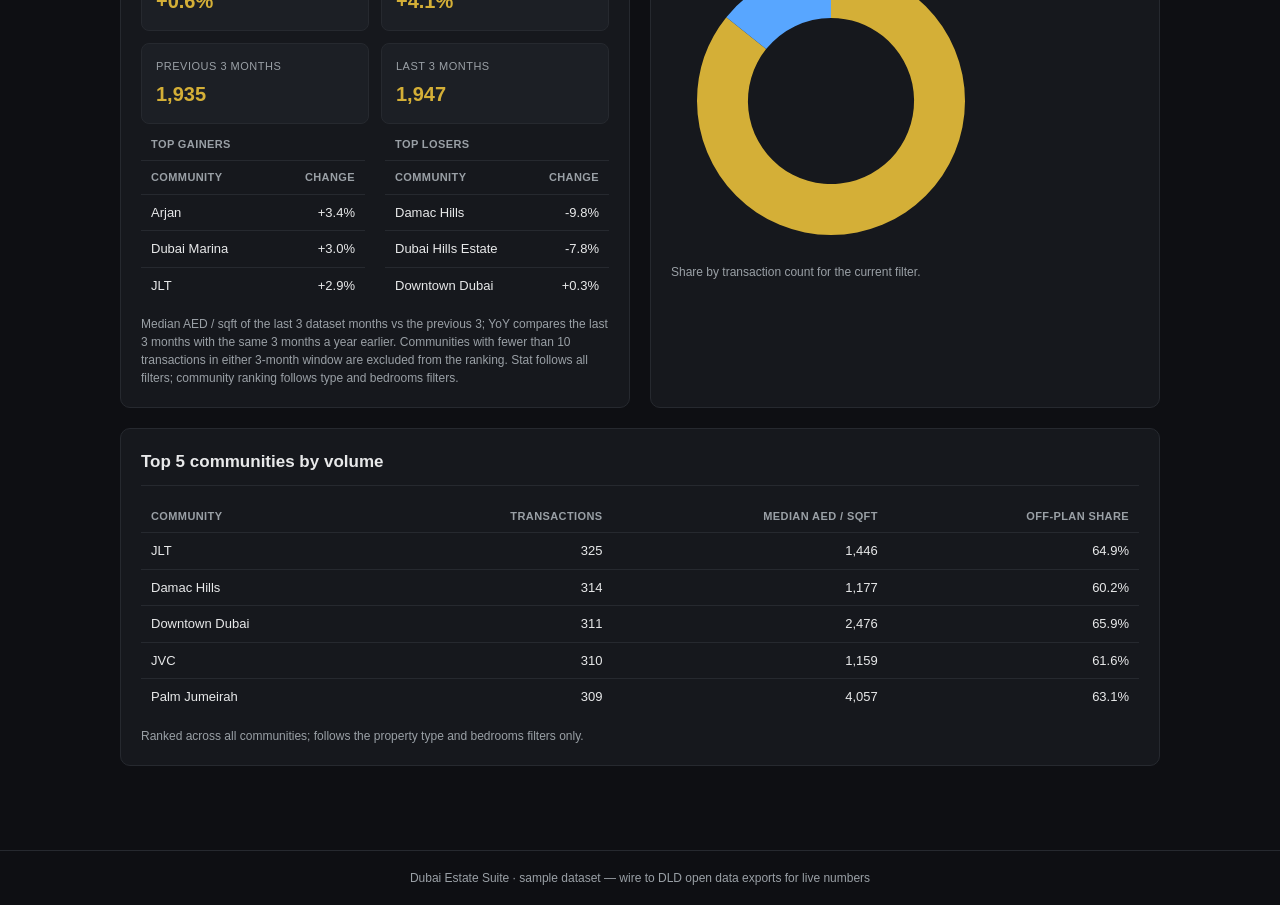
<file: tools/08-market-pulse.html>
<!DOCTYPE html>
<html lang="en">
<head>
<meta charset="UTF-8">
<meta name="viewport" content="width=device-width, initial-scale=1.0">
<title>Market Pulse — Dubai Estate Suite</title>
<link rel="stylesheet" href="../assets/style.css">
<script src="../assets/shared.js"></script>
<script src="../data/transactions.js"></script>
<script src="08-market-pulse.js" defer></script>
</head>
<body>
<header class="topbar">
  <span class="brand">DUBAI ESTATE SUITE</span>
  <span class="crumb">market pulse</span>
  <a class="back" href="../index.html">Back to all tools</a>
</header>
<main class="container">
  <h1>Market Pulse</h1>
  <p class="subtitle" id="subtitle">Transaction volume, price per sqft trends and off-plan vs ready share across 12 Dubai communities.</p>

  <div class="card">
    <div class="grid grid-2">
      <div class="field">
        <label for="f-community">Community</label>
        <select id="f-community">
          <option value="all">All communities</option>
        </select>
      </div>
      <div class="field">
        <label for="f-type">Property type</label>
        <select id="f-type">
          <option value="all">All types</option>
          <option value="apartment">Apartments</option>
          <option value="villa">Villas</option>
        </select>
      </div>
      <div class="field">
        <label for="f-beds">Bedrooms</label>
        <select id="f-beds">
          <option value="all">All</option>
          <option value="studio">Studio</option>
          <option value="1">1</option>
          <option value="2">2</option>
          <option value="3+">3+</option>
        </select>
      </div>
    </div>
    <div class="stats">
      <div class="stat"><div class="k">Transactions</div><div class="v" id="s-count">—</div></div>
      <div class="stat"><div class="k">Median AED / sqft</div><div class="v" id="s-ppsf">—</div></div>
      <div class="stat"><div class="k">Off-plan share</div><div class="v" id="s-offplan">—</div></div>
      <div class="stat"><div class="k">Median ticket</div><div class="v" id="s-ticket">—</div></div>
      <div class="stat"><div class="k">Total value</div><div class="v" id="s-value">—</div></div>
    </div>
    <p class="note" id="data-through"></p>
    <div class="no-print" style="margin-top:12px;display:flex;gap:8px">
      <button class="btn ghost small" id="btn-export">Export CSV</button>
      <button class="btn ghost small no-print" onclick="window.print()">Print / PDF</button>
    </div>
  </div>

  <div class="card">
    <h2 id="h-volume">Monthly transaction count</h2>
    <div class="field no-print" style="max-width:240px;margin-bottom:8px">
      <select id="f-vol-metric">
        <option value="count">Transactions count</option>
        <option value="value">Transaction value AED</option>
      </select>
    </div>
    <canvas id="c-volume" class="chart"></canvas>
  </div>

  <div class="grid grid-2">
    <div class="card">
      <h2>Median AED / sqft by month</h2>
      <div class="no-print" style="margin-bottom:8px">
        <label><input type="checkbox" id="f-rolling" checked> Rolling 90-day</label>
      </div>
      <canvas id="c-ppsf" class="chart"></canvas>
    </div>
    <div class="card">
      <h2>Off-plan share by month</h2>
      <canvas id="c-offplan" class="chart"></canvas>
    </div>
  </div>

  <div class="grid grid-2">
    <div class="card">
      <h2>Momentum — last 3 months vs previous 3</h2>
      <div class="stats">
        <div class="stat"><div class="k">Median ppsf change</div><div class="v" id="s-momentum">—</div></div>
        <div class="stat"><div class="k">YoY change</div><div class="v" id="s-yoy">—</div></div>
        <div class="stat"><div class="k">Previous 3 months</div><div class="v" id="s-mom-first">—</div></div>
        <div class="stat"><div class="k">Last 3 months</div><div class="v" id="s-mom-last">—</div></div>
      </div>
      <div class="grid grid-2">
        <table>
          <thead>
            <tr><th colspan="2">Top gainers</th></tr>
            <tr><th>Community</th><th class="num">Change</th></tr>
          </thead>
          <tbody id="tbl-gainers"></tbody>
        </table>
        <table>
          <thead>
            <tr><th colspan="2">Top losers</th></tr>
            <tr><th>Community</th><th class="num">Change</th></tr>
          </thead>
          <tbody id="tbl-losers"></tbody>
        </table>
      </div>
      <p class="note">Median AED / sqft of the last 3 dataset months vs the previous 3; YoY compares the last 3 months with the same 3 months a year earlier. Communities with fewer than 10 transactions in either 3-month window are excluded from the ranking. Stat follows all filters; community ranking follows type and bedrooms filters.</p>
    </div>
    <div class="card">
      <h2>Apartment vs villa mix</h2>
      <canvas id="c-mix" class="chart"></canvas>
      <p class="note">Share by transaction count for the current filter.</p>
    </div>
  </div>

  <div class="card">
    <h2>Top 5 communities by volume</h2>
    <table>
      <thead>
        <tr>
          <th>Community</th>
          <th class="num">Transactions</th>
          <th class="num">Median AED / sqft</th>
          <th class="num">Off-plan share</th>
        </tr>
      </thead>
      <tbody id="tbl-top"></tbody>
    </table>
    <p class="note">Ranked across all communities; follows the property type and bedrooms filters only.</p>
  </div>
</main>
<footer class="footer">Dubai Estate Suite · sample dataset — wire to DLD open data exports for live numbers</footer>
</body>
</html>
</file>
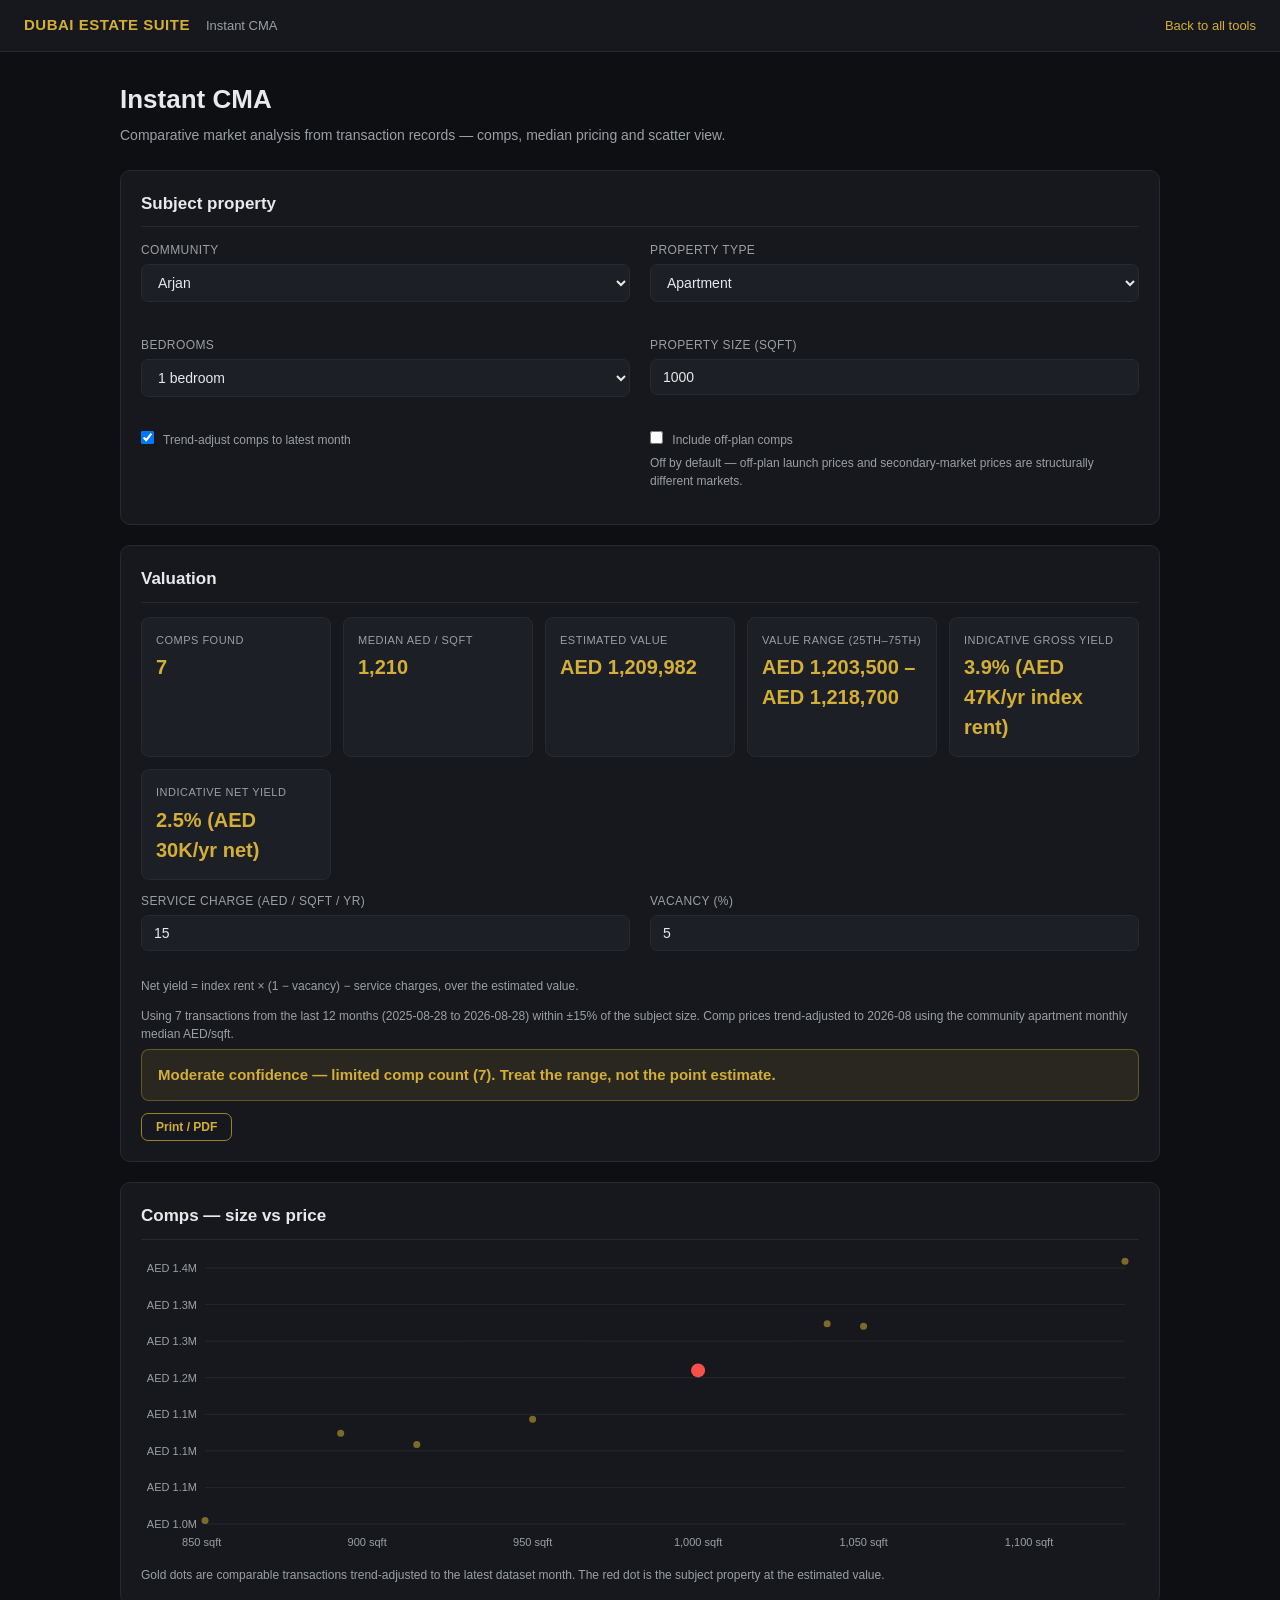
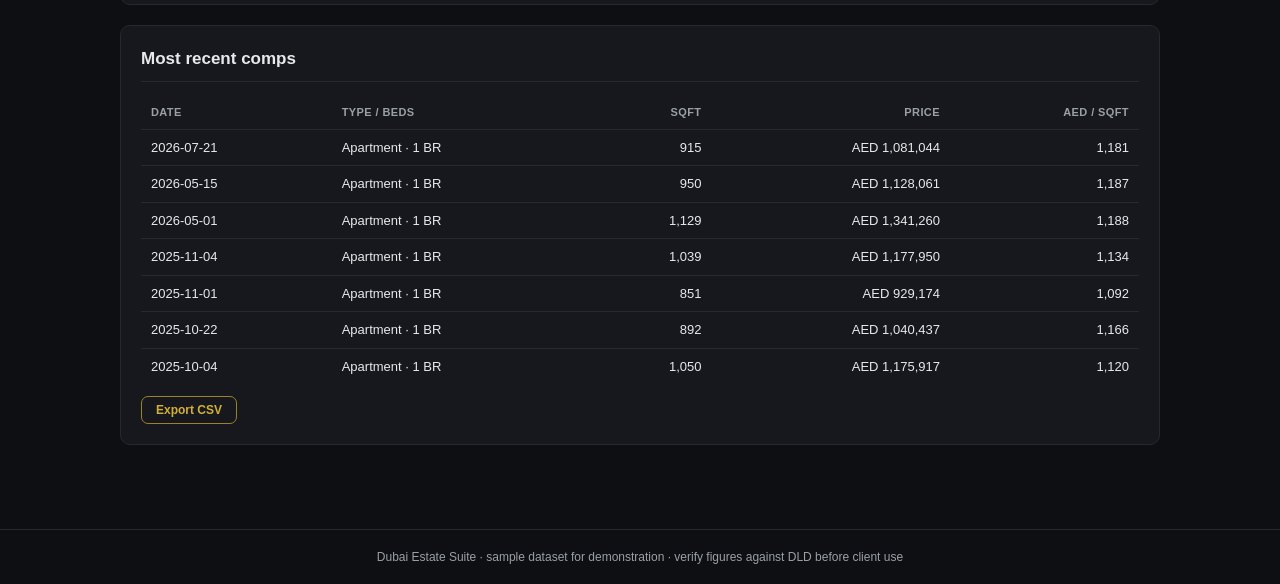
<file: tools/09-instant-cma.html>
<!DOCTYPE html>
<html lang="en">
<head>
<meta charset="UTF-8">
<meta name="viewport" content="width=device-width, initial-scale=1.0">
<title>Instant CMA — Dubai Estate Suite</title>
<link rel="stylesheet" href="../assets/style.css">
<script src="../assets/shared.js"></script>
<script src="../data/transactions.js"></script>
<script src="../data/rent-index.js"></script>
<script src="09-instant-cma.js" defer></script>
</head>
<body>
<header class="topbar">
  <span class="brand">DUBAI ESTATE SUITE</span>
  <span class="crumb">Instant CMA</span>
  <a class="back" href="../index.html">Back to all tools</a>
</header>
<main class="container">
  <h1>Instant CMA</h1>
  <p class="subtitle">Comparative market analysis from transaction records — comps, median pricing and scatter view.</p>

  <div class="card">
    <h2>Subject property</h2>
    <div class="grid grid-2">
      <div class="field">
        <label for="community">Community</label>
        <select id="community"></select>
      </div>
      <div class="field">
        <label for="ptype">Property type</label>
        <select id="ptype">
          <option value="apartment">Apartment</option>
          <option value="villa">Villa</option>
        </select>
      </div>
      <div class="field">
        <label for="beds">Bedrooms</label>
        <select id="beds">
          <option value="0">Studio</option>
          <option value="1" selected>1 bedroom</option>
          <option value="2">2 bedrooms</option>
          <option value="3">3 bedrooms</option>
          <option value="4">4 bedrooms</option>
          <option value="5">5 bedrooms</option>
        </select>
      </div>
      <div class="field">
        <label for="sqft">Property size (sqft)</label>
        <input id="sqft" type="number" min="100" step="10" value="1000">
      </div>
      <div class="field">
        <label style="text-transform:none; letter-spacing:0;">
          <input type="checkbox" id="trendOn" checked style="width:auto; margin-right:6px;">
          Trend-adjust comps to latest month
        </label>
      </div>
      <div class="field">
        <label style="text-transform:none; letter-spacing:0;">
          <input type="checkbox" id="offplanOn" style="width:auto; margin-right:6px;">
          Include off-plan comps
        </label>
        <div class="note" style="margin-top:4px;">Off by default — off-plan launch prices and secondary-market prices are structurally different markets.</div>
      </div>
    </div>
  </div>

  <div class="card">
    <h2>Valuation</h2>
    <div class="stats">
      <div class="stat"><div class="k">Comps found</div><div class="v" id="sComps">—</div></div>
      <div class="stat"><div class="k">Median AED / sqft</div><div class="v" id="sMedian">—</div></div>
      <div class="stat" id="statReadyMed" style="display:none;"><div class="k">Ready median AED / sqft</div><div class="v" id="sReadyMed">—</div></div>
      <div class="stat" id="statOffplanMed" style="display:none;"><div class="k">Off-plan median AED / sqft</div><div class="v" id="sOffplanMed">—</div></div>
      <div class="stat"><div class="k">Estimated value</div><div class="v" id="sValue">—</div></div>
      <div class="stat"><div class="k">Value range (25th–75th)</div><div class="v" id="sRange">—</div></div>
      <div class="stat"><div class="k">Indicative gross yield</div><div class="v" id="sYield">—</div></div>
      <div class="stat"><div class="k">Indicative net yield</div><div class="v" id="sNetYield">—</div></div>
    </div>
    <div class="grid grid-2" style="margin-top:12px;">
      <div class="field">
        <label for="serviceCharge">Service charge (AED / sqft / yr)</label>
        <input id="serviceCharge" type="number" min="0" step="1" value="15">
      </div>
      <div class="field">
        <label for="vacancy">Vacancy (%)</label>
        <input id="vacancy" type="number" min="0" max="100" step="1" value="5">
      </div>
    </div>
    <div class="note">Net yield = index rent × (1 − vacancy) − service charges, over the estimated value.</div>
    <div class="note" id="fallbackNote"></div>
    <div class="verdict ok" id="confidence"></div>
    <div style="margin-top:12px;">
      <button class="btn ghost small no-print" onclick="window.print()">Print / PDF</button>
    </div>
  </div>

  <div class="card">
    <h2>Comps — size vs price</h2>
    <canvas class="chart" id="scatter"></canvas>
    <div class="note" id="scatterNote">Gold dots are comparable transactions. The red dot is the subject property at the estimated value.</div>
  </div>

  <div class="card">
    <h2>Most recent comps</h2>
    <table>
      <thead>
        <tr>
          <th>Date</th>
          <th>Type / Beds</th>
          <th class="num">Sqft</th>
          <th class="num">Price</th>
          <th class="num">AED / sqft</th>
        </tr>
      </thead>
      <tbody id="compsBody"></tbody>
    </table>
    <div class="note" id="tableNote" style="margin-top:8px;"></div>
    <div style="margin-top:12px;">
      <button class="btn ghost small no-print" id="exportCsv">Export CSV</button>
    </div>
  </div>
</main>
<footer class="footer">Dubai Estate Suite · sample dataset for demonstration · verify figures against DLD before client use</footer>
</body>
</html>
</file>
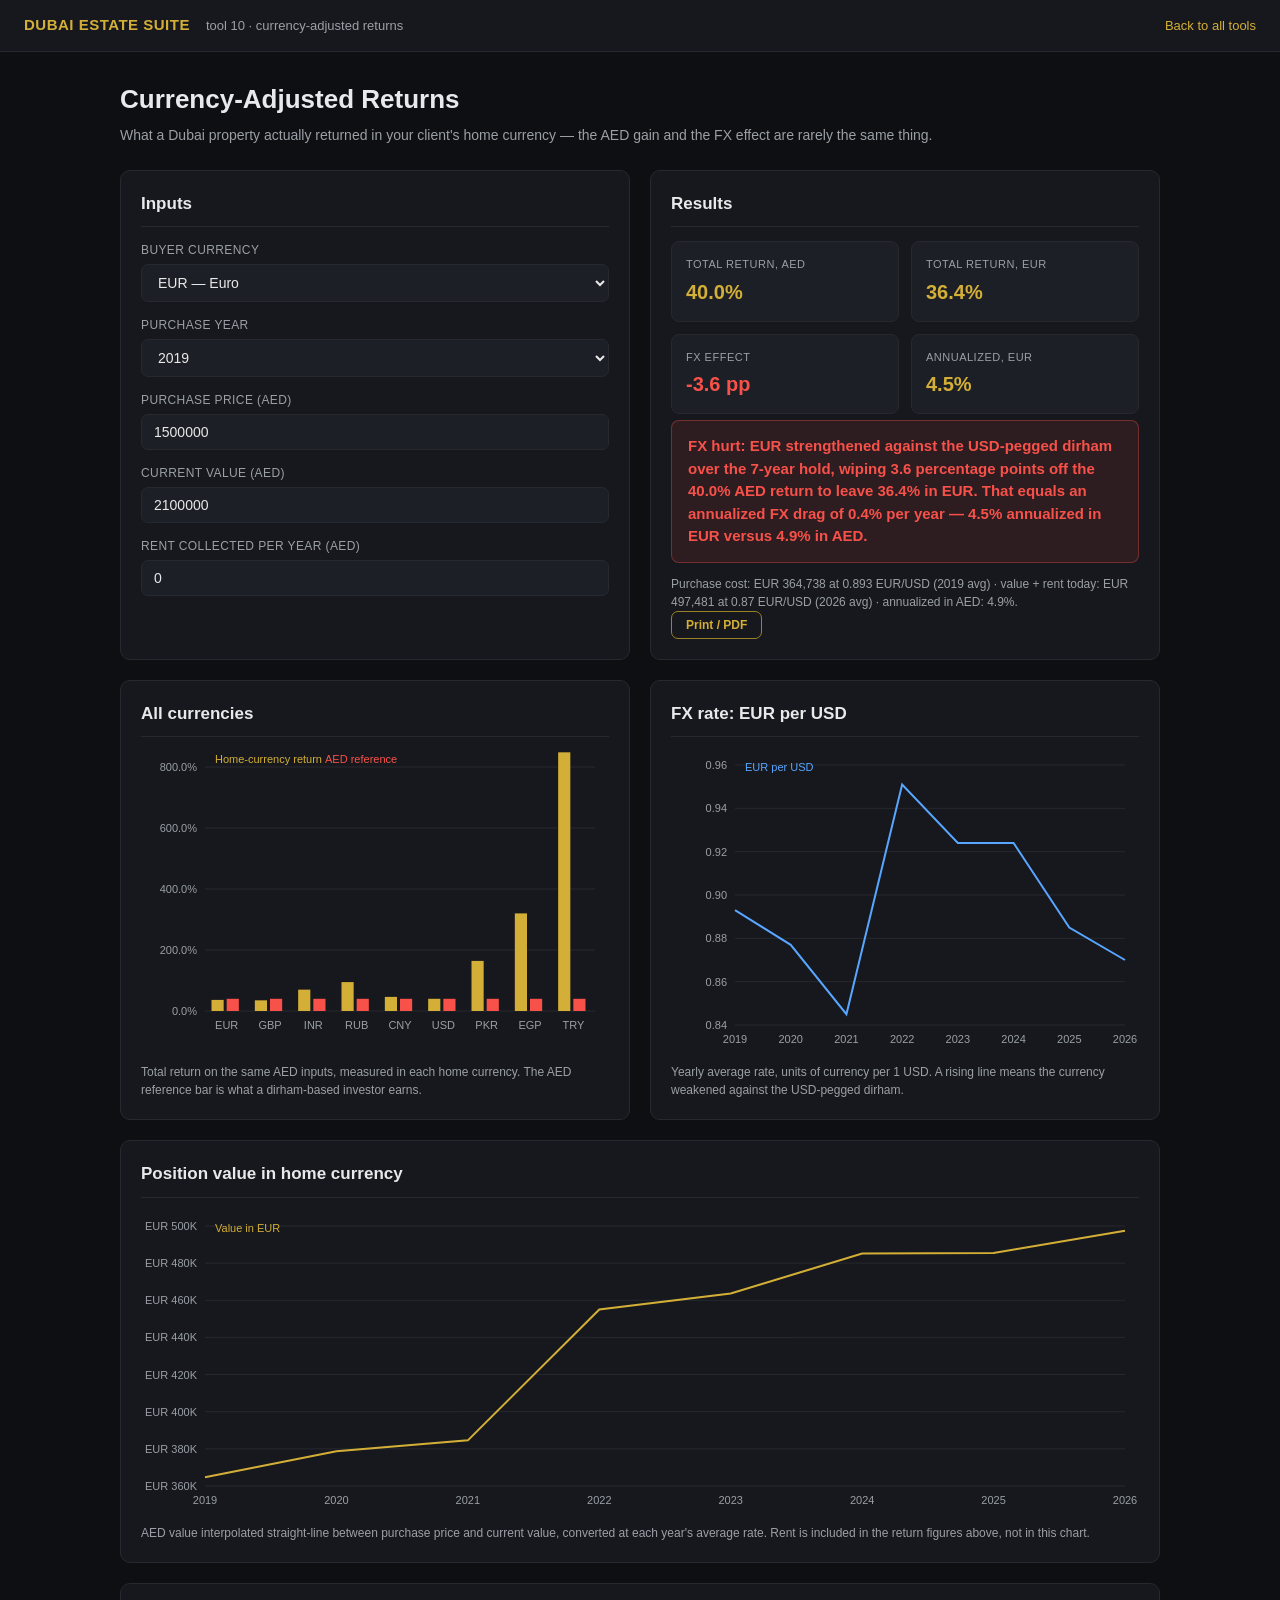
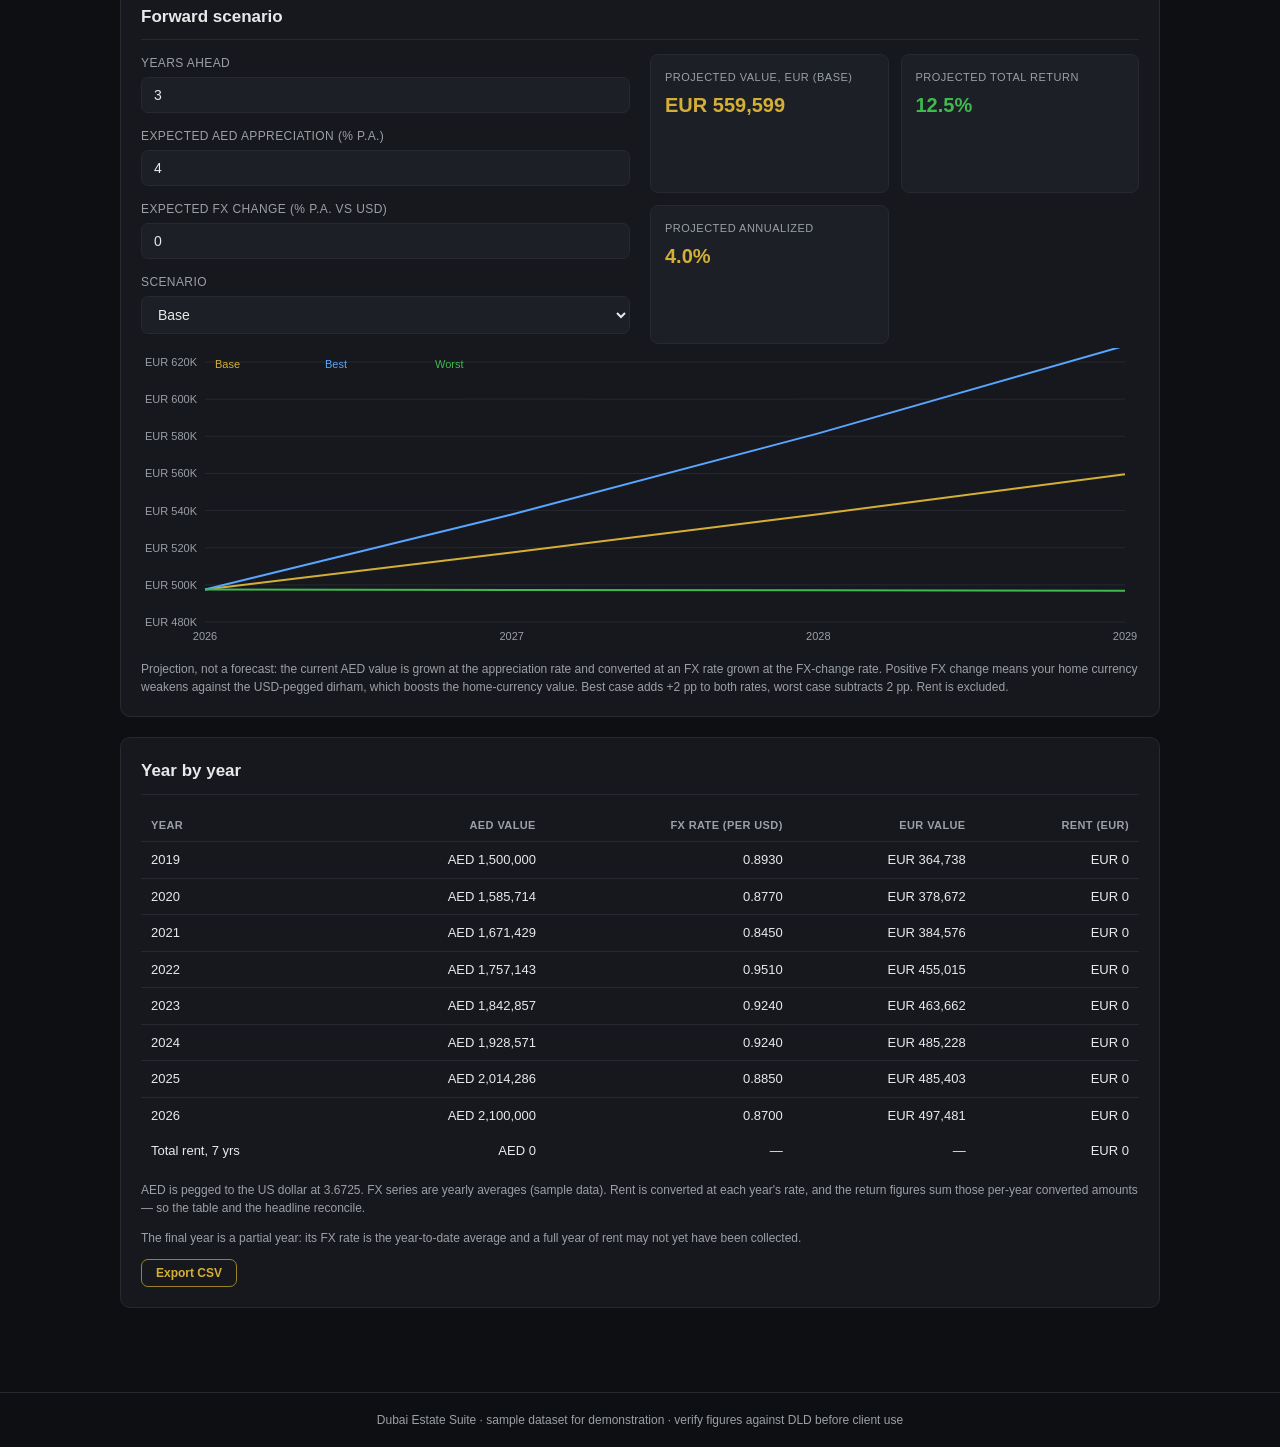
<file: tools/10-currency-returns.html>
<!DOCTYPE html>
<html lang="en">
<head>
<meta charset="UTF-8">
<meta name="viewport" content="width=device-width, initial-scale=1.0">
<title>Currency-Adjusted Returns — Dubai Estate Suite</title>
<link rel="stylesheet" href="../assets/style.css">
<script src="../assets/shared.js"></script>
<script src="../data/fx.js"></script>
<script src="10-currency-returns.js" defer></script>
</head>
<body>
<header class="topbar">
  <span class="brand">DUBAI ESTATE SUITE</span>
  <span class="crumb">tool 10 · currency-adjusted returns</span>
  <a class="back" href="../index.html">Back to all tools</a>
</header>
<main class="container">
  <h1>Currency-Adjusted Returns</h1>
  <p class="subtitle">What a Dubai property actually returned in your client's home currency — the AED gain and the FX effect are rarely the same thing.</p>

  <div class="grid grid-2">
    <div class="card">
      <h2>Inputs</h2>
      <div class="field">
        <label for="cur">Buyer currency</label>
        <select id="cur">
          <option value="EUR">EUR — Euro</option>
          <option value="GBP">GBP — British pound</option>
          <option value="INR">INR — Indian rupee</option>
          <option value="RUB">RUB — Russian ruble</option>
          <option value="CNY">CNY — Chinese yuan</option>
          <option value="USD">USD — US Dollar</option>
          <option value="PKR">PKR — Pakistani Rupee</option>
          <option value="EGP">EGP — Egyptian Pound</option>
          <option value="TRY">TRY — Turkish Lira</option>
        </select>
      </div>
      <div class="field">
        <label for="pYear">Purchase year</label>
        <select id="pYear"></select>
      </div>
      <div class="field">
        <label for="price">Purchase price (AED)</label>
        <input type="number" id="price" value="1500000" min="0" step="10000">
      </div>
      <div class="field">
        <label for="curVal">Current value (AED)</label>
        <input type="number" id="curVal" value="2100000" min="0" step="10000">
      </div>
      <div class="field">
        <label for="rent">Rent collected per year (AED)</label>
        <input type="number" id="rent" value="0" min="0" step="5000">
      </div>
    </div>

    <div class="card">
      <h2>Results</h2>
      <div class="stats">
        <div class="stat">
          <div class="k">Total return, AED</div>
          <div class="v" id="sAed">—</div>
        </div>
        <div class="stat">
          <div class="k" id="kHome">Total return, home</div>
          <div class="v" id="sHome">—</div>
        </div>
        <div class="stat">
          <div class="k">FX effect</div>
          <div class="v" id="sFx">—</div>
        </div>
        <div class="stat">
          <div class="k" id="kAnn">Annualized, home</div>
          <div class="v" id="sAnn">—</div>
        </div>
      </div>
      <div class="verdict warn" id="verdict"></div>
      <p class="note" id="homeDetail"></p>
      <button class="btn ghost small no-print" onclick="window.print()">Print / PDF</button>
    </div>
  </div>

  <div class="grid grid-2">
    <div class="card">
      <h2>All currencies</h2>
      <canvas class="chart" id="chartAll"></canvas>
      <p class="note">Total return on the same AED inputs, measured in each home currency. The AED reference bar is what a dirham-based investor earns.</p>
    </div>
    <div class="card">
      <h2 id="fxTitle">FX rate</h2>
      <canvas class="chart" id="chartFx"></canvas>
      <p class="note">Yearly average rate, units of currency per 1 USD. A rising line means the currency weakened against the USD-pegged dirham.</p>
    </div>
  </div>

  <div class="card">
    <h2>Position value in home currency</h2>
    <canvas class="chart" id="chart"></canvas>
    <p class="note">AED value interpolated straight-line between purchase price and current value, converted at each year's average rate. Rent is included in the return figures above, not in this chart.</p>
  </div>

  <div class="card">
    <h2>Forward scenario</h2>
    <div class="grid grid-2">
      <div>
        <div class="field">
          <label for="fYears">Years ahead</label>
          <input type="number" id="fYears" value="3" min="1" max="30" step="1">
        </div>
        <div class="field">
          <label for="fAppr">Expected AED appreciation (% p.a.)</label>
          <input type="number" id="fAppr" value="4" step="0.5">
        </div>
        <div class="field">
          <label for="fFx">Expected FX change (% p.a. vs USD)</label>
          <input type="number" id="fFx" value="0" step="0.5">
        </div>
        <div class="field">
          <label for="fScen">Scenario</label>
          <select id="fScen">
            <option value="base" selected>Base</option>
            <option value="best">Best</option>
            <option value="worst">Worst</option>
          </select>
        </div>
      </div>
      <div class="stats">
        <div class="stat">
          <div class="k" id="kFVal">Projected value</div>
          <div class="v" id="sFVal">—</div>
        </div>
        <div class="stat">
          <div class="k">Projected total return</div>
          <div class="v" id="sFRet">—</div>
        </div>
        <div class="stat">
          <div class="k">Projected annualized</div>
          <div class="v" id="sFAnn">—</div>
        </div>
      </div>
    </div>
    <canvas class="chart" id="chartFwd"></canvas>
    <p class="note">Projection, not a forecast: the current AED value is grown at the appreciation rate and converted at an FX rate grown at the FX-change rate. Positive FX change means your home currency weakens against the USD-pegged dirham, which boosts the home-currency value. Best case adds +2 pp to both rates, worst case subtracts 2 pp. Rent is excluded.</p>
  </div>

  <div class="card">
    <h2>Year by year</h2>
    <table>
      <thead>
        <tr>
          <th>Year</th>
          <th class="num">AED value</th>
          <th class="num" id="thRate">FX rate (per USD)</th>
          <th class="num" id="thHome">Home value</th>
          <th class="num" id="thRent">Rent (home)</th>
        </tr>
      </thead>
      <tbody id="rows"></tbody>
      <tfoot>
        <tr id="rentTotalRow"></tr>
      </tfoot>
    </table>
    <p class="note">AED is pegged to the US dollar at 3.6725. FX series are yearly averages (sample data). Rent is converted at each year's rate, and the return figures sum those per-year converted amounts — so the table and the headline reconcile.</p>
    <p class="note">The final year is a partial year: its FX rate is the year-to-date average and a full year of rent may not yet have been collected.</p>
    <div style="margin-top:12px;">
      <button class="btn ghost small no-print" id="exportCsv">Export CSV</button>
    </div>
  </div>
</main>
<footer class="footer">Dubai Estate Suite · sample dataset for demonstration · verify figures against DLD before client use</footer>
</body>
</html>
</file>
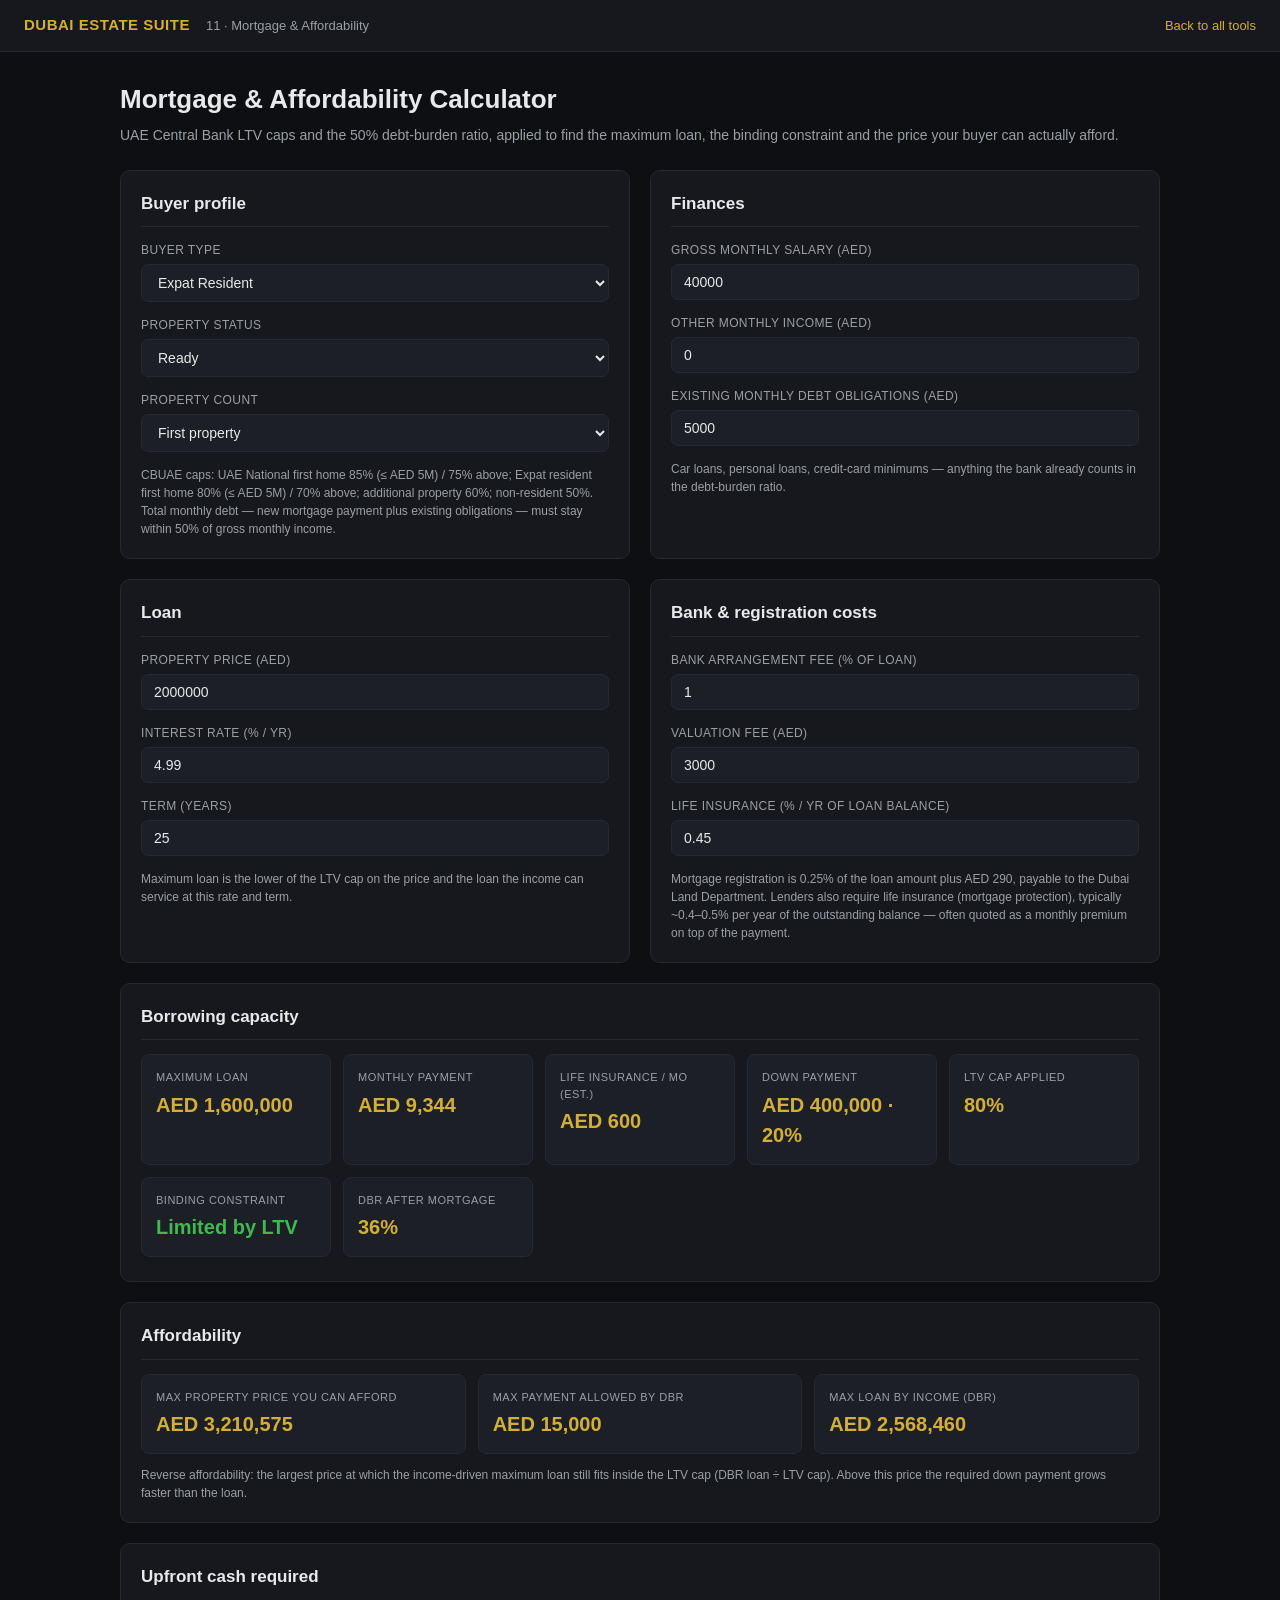
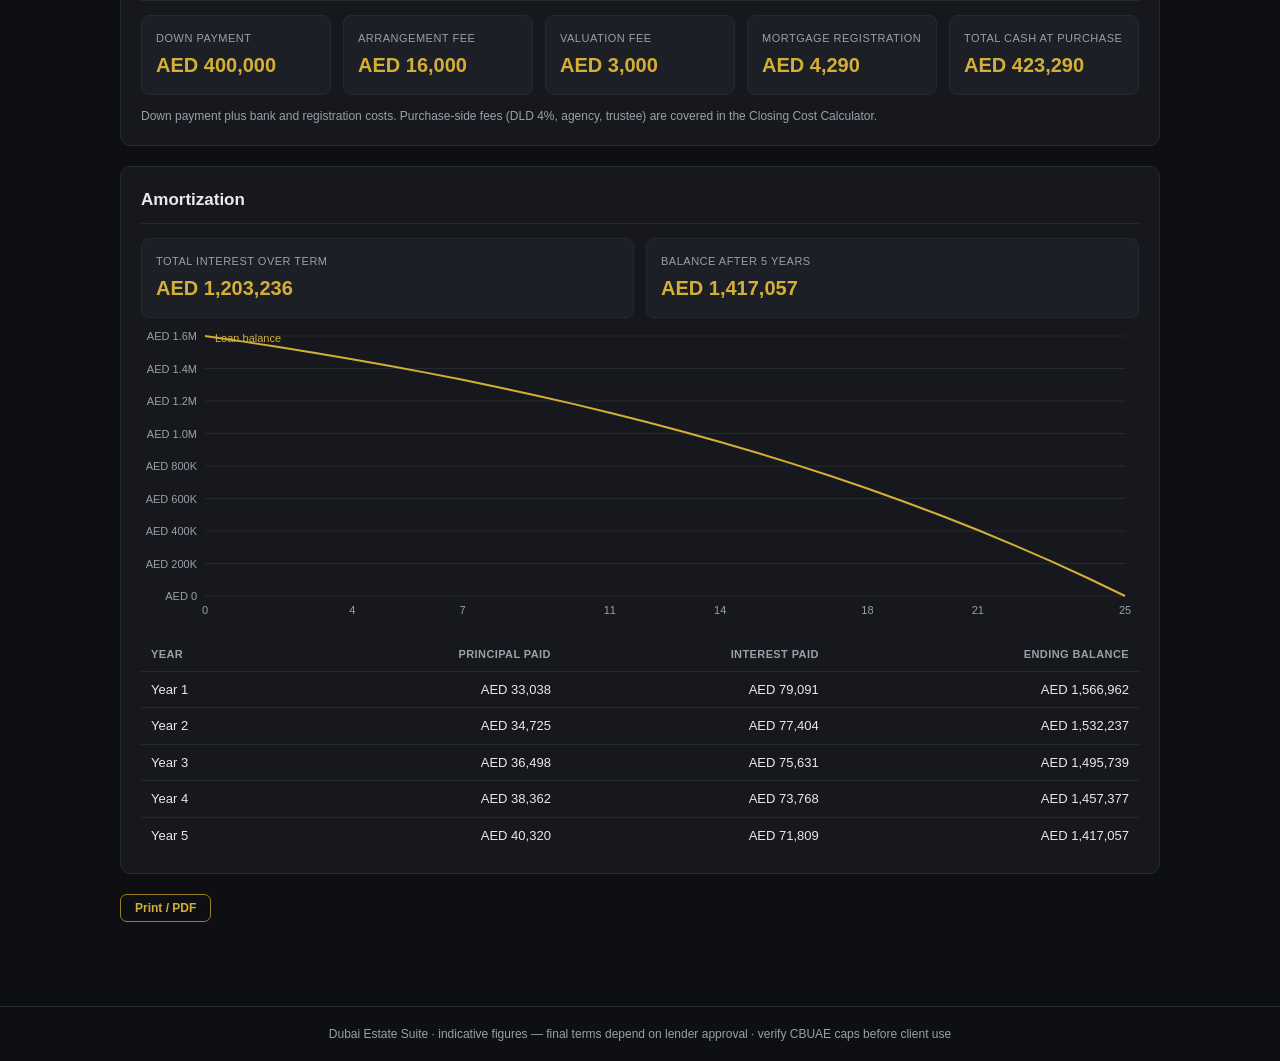
<file: tools/11-mortgage-calculator.html>
<!DOCTYPE html>
<html lang="en">
<head>
<meta charset="UTF-8">
<meta name="viewport" content="width=device-width, initial-scale=1.0">
<title>Mortgage &amp; Affordability — Dubai Estate Suite</title>
<link rel="stylesheet" href="../assets/style.css">
<script src="../assets/shared.js"></script>
<script src="11-mortgage-calculator.js" defer></script>
</head>
<body>
<header class="topbar">
  <span class="brand">DUBAI ESTATE SUITE</span>
  <span class="crumb">11 · Mortgage &amp; Affordability</span>
  <a class="back" href="../index.html">Back to all tools</a>
</header>
<main class="container">
  <h1>Mortgage &amp; Affordability Calculator</h1>
  <p class="subtitle">UAE Central Bank LTV caps and the 50% debt-burden ratio, applied to find the maximum loan, the binding constraint and the price your buyer can actually afford.</p>

  <div class="grid grid-2">
    <section class="card">
      <h2>Buyer profile</h2>
      <div class="field">
        <label for="buyerType">Buyer type</label>
        <select id="buyerType">
          <option value="national">UAE National</option>
          <option value="expat" selected>Expat Resident</option>
          <option value="nonresident">Non-Resident</option>
        </select>
      </div>
      <div class="field">
        <label for="propStatus">Property status</label>
        <select id="propStatus">
          <option value="ready" selected>Ready</option>
          <option value="offplan">Off-plan</option>
        </select>
      </div>
      <div class="field">
        <label for="firstProp">Property count</label>
        <select id="firstProp">
          <option value="first" selected>First property</option>
          <option value="additional">Additional property</option>
        </select>
      </div>
      <p class="note" id="offplanNote" hidden>Off-plan purchases are capped at 50% LTV regardless of buyer type or property count — this overrides the tiers above.</p>
      <p class="note">CBUAE caps: UAE National first home 85% (≤ AED 5M) / 75% above; Expat resident first home 80% (≤ AED 5M) / 70% above; additional property 60%; non-resident 50%. Total monthly debt — new mortgage payment plus existing obligations — must stay within 50% of gross monthly income.</p>
    </section>

    <section class="card">
      <h2>Finances</h2>
      <div class="field">
        <label for="salary">Gross monthly salary (AED)</label>
        <input type="number" id="salary" value="40000" min="0" step="1000">
      </div>
      <div class="field">
        <label for="otherIncome">Other monthly income (AED)</label>
        <input type="number" id="otherIncome" value="0" min="0" step="500">
      </div>
      <div class="field">
        <label for="debts">Existing monthly debt obligations (AED)</label>
        <input type="number" id="debts" value="5000" min="0" step="500">
      </div>
      <p class="note">Car loans, personal loans, credit-card minimums — anything the bank already counts in the debt-burden ratio.</p>
    </section>
  </div>

  <div class="grid grid-2">
    <section class="card">
      <h2>Loan</h2>
      <div class="field">
        <label for="price">Property price (AED)</label>
        <input type="number" id="price" value="2000000" min="0" step="10000">
      </div>
      <div class="field">
        <label for="rate">Interest rate (% / yr)</label>
        <input type="number" id="rate" value="4.99" min="0" max="30" step="0.01">
      </div>
      <div class="field">
        <label for="years">Term (years)</label>
        <input type="number" id="years" value="25" min="1" max="25" step="1">
      </div>
      <p class="note">Maximum loan is the lower of the LTV cap on the price and the loan the income can service at this rate and term.</p>
    </section>

    <section class="card">
      <h2>Bank &amp; registration costs</h2>
      <div class="field">
        <label for="feeArrPct">Bank arrangement fee (% of loan)</label>
        <input type="number" id="feeArrPct" value="1" min="0" max="3" step="0.05">
      </div>
      <div class="field">
        <label for="feeValuation">Valuation fee (AED)</label>
        <input type="number" id="feeValuation" value="3000" min="0" step="250">
      </div>
      <div class="field">
        <label for="feeIns">Life insurance (% / yr of loan balance)</label>
        <input type="number" id="feeIns" value="0.45" min="0" max="2" step="0.05">
      </div>
      <p class="note">Mortgage registration is 0.25% of the loan amount plus AED 290, payable to the Dubai Land Department. Lenders also require life insurance (mortgage protection), typically ~0.4–0.5% per year of the outstanding balance — often quoted as a monthly premium on top of the payment.</p>
    </section>
  </div>

  <section class="card">
    <h2>Borrowing capacity</h2>
    <div class="stats">
      <div class="stat"><div class="k">Maximum loan</div><div class="v" id="sMaxLoan">—</div></div>
      <div class="stat"><div class="k">Monthly payment</div><div class="v" id="sPayment">—</div></div>
      <div class="stat"><div class="k">Life insurance / mo (est.)</div><div class="v" id="sIns">—</div></div>
      <div class="stat"><div class="k">Down payment</div><div class="v" id="sDown">—</div></div>
      <div class="stat"><div class="k">LTV cap applied</div><div class="v" id="sLtvCap">—</div></div>
      <div class="stat"><div class="k">Binding constraint</div><div class="v" id="sBinding">—</div></div>
      <div class="stat"><div class="k">DBR after mortgage</div><div class="v" id="sDbr">—</div></div>
    </div>
    <div class="verdict bad" id="dbrWarning" hidden>No borrowing capacity — DBR already exceeded. Existing obligations alone are at or above 50% of gross monthly income.</div>
  </section>

  <section class="card">
    <h2>Affordability</h2>
    <div class="stats">
      <div class="stat"><div class="k">Max property price you can afford</div><div class="v" id="sAfford">—</div></div>
      <div class="stat"><div class="k">Max payment allowed by DBR</div><div class="v" id="sMaxPay">—</div></div>
      <div class="stat"><div class="k">Max loan by income (DBR)</div><div class="v" id="sLoanDbr">—</div></div>
    </div>
    <p class="note">Reverse affordability: the largest price at which the income-driven maximum loan still fits inside the LTV cap (DBR loan ÷ LTV cap). Above this price the required down payment grows faster than the loan.</p>
  </section>

  <section class="card">
    <h2>Upfront cash required</h2>
    <div class="stats">
      <div class="stat"><div class="k">Down payment</div><div class="v" id="cDown">—</div></div>
      <div class="stat"><div class="k">Arrangement fee</div><div class="v" id="cArr">—</div></div>
      <div class="stat"><div class="k">Valuation fee</div><div class="v" id="cVal">—</div></div>
      <div class="stat"><div class="k">Mortgage registration</div><div class="v" id="cReg">—</div></div>
      <div class="stat"><div class="k">Total cash at purchase</div><div class="v" id="cTotal">—</div></div>
    </div>
    <p class="note">Down payment plus bank and registration costs. Purchase-side fees (DLD 4%, agency, trustee) are covered in the Closing Cost Calculator.</p>
  </section>

  <section class="card">
    <h2>Amortization</h2>
    <div class="stats">
      <div class="stat"><div class="k">Total interest over term</div><div class="v" id="sInterest">—</div></div>
      <div class="stat"><div class="k">Balance after 5 years</div><div class="v" id="sBal5">—</div></div>
    </div>
    <canvas class="chart" id="chart"></canvas>
    <table style="margin-top:16px;">
      <thead>
        <tr><th>Year</th><th class="num">Principal paid</th><th class="num">Interest paid</th><th class="num">Ending balance</th></tr>
      </thead>
      <tbody id="amortBody"></tbody>
    </table>
  </section>

  <div class="no-print" style="margin-bottom:20px;">
    <button class="btn ghost small no-print" onclick="window.print()">Print / PDF</button>
  </div>
</main>
<footer class="footer">Dubai Estate Suite · indicative figures — final terms depend on lender approval · verify CBUAE caps before client use</footer>
</body>
</html>
</file>
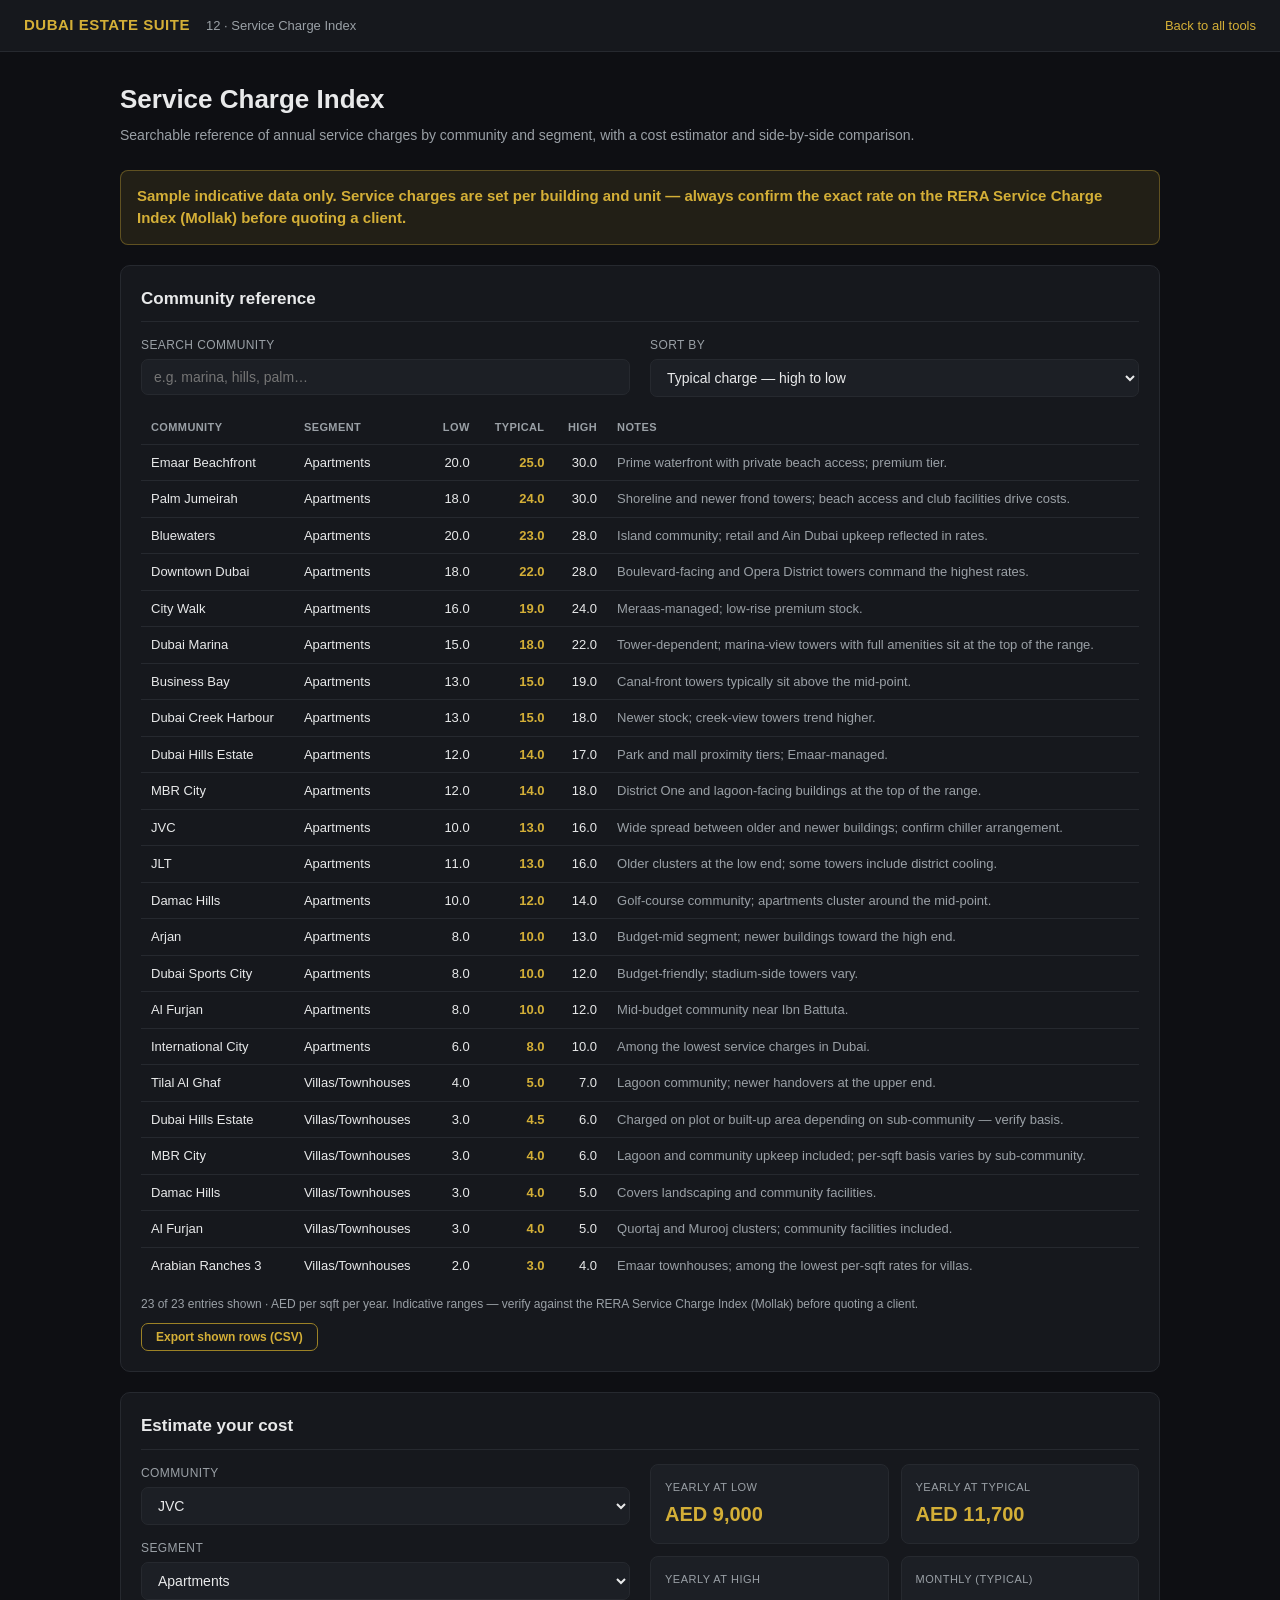
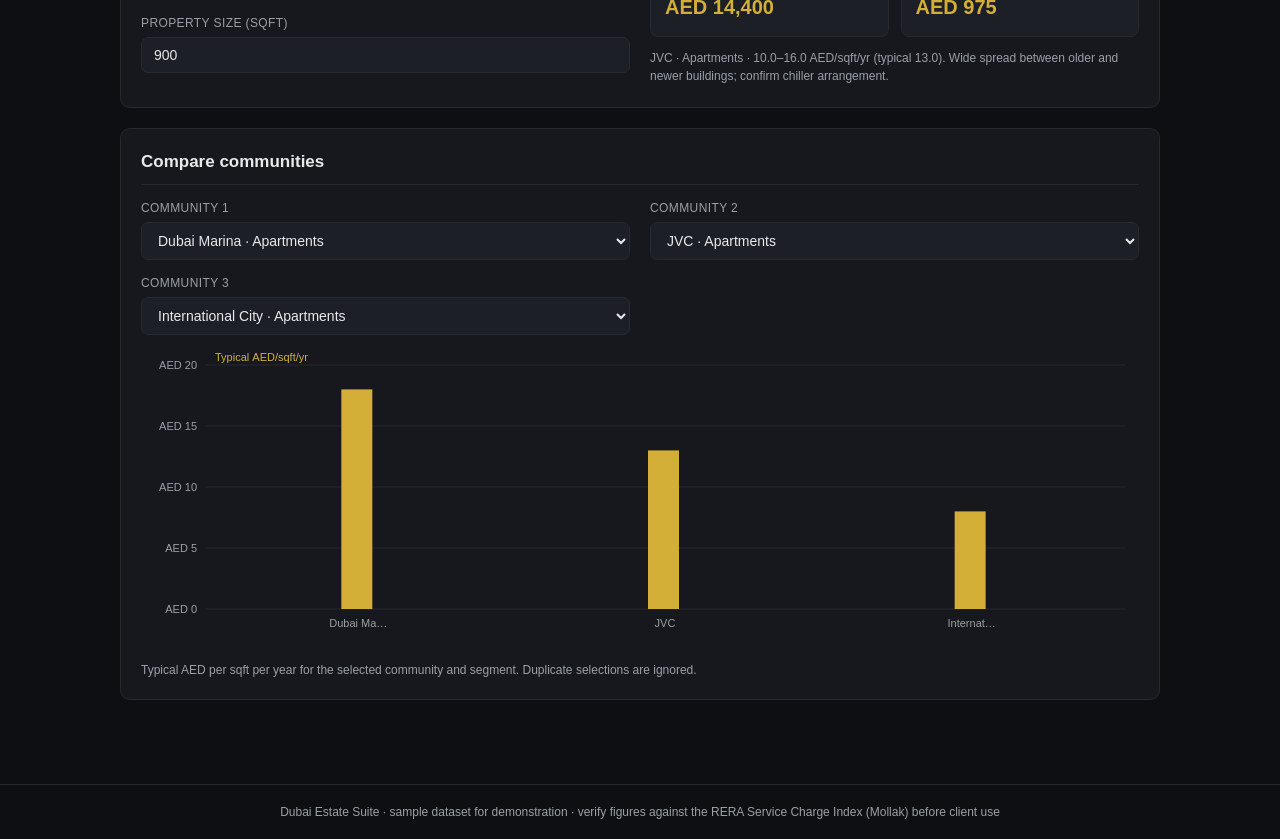
<file: tools/12-service-charges.html>
<!DOCTYPE html>
<html lang="en">
<head>
<meta charset="UTF-8">
<meta name="viewport" content="width=device-width, initial-scale=1.0">
<title>Service Charge Index — Dubai Estate Suite</title>
<link rel="stylesheet" href="../assets/style.css">
<script src="../assets/shared.js"></script>
<script src="../data/service-charges.js"></script>
<script src="12-service-charges.js" defer></script>
<style>
  .gold { color: var(--gold); font-weight: 700; }
</style>
</head>
<body>
<header class="topbar">
  <span class="brand">DUBAI ESTATE SUITE</span>
  <span class="crumb">12 · Service Charge Index</span>
  <a class="back" href="../index.html">Back to all tools</a>
</header>
<main class="container">
  <h1>Service Charge Index</h1>
  <p class="subtitle">Searchable reference of annual service charges by community and segment, with a cost estimator and side-by-side comparison.</p>

  <div class="verdict warn">Sample indicative data only. Service charges are set per building and unit — always confirm the exact rate on the RERA Service Charge Index (Mollak) before quoting a client.</div>

  <section class="card" style="margin-top:20px;">
    <h2>Community reference</h2>
    <div class="grid grid-2">
      <div class="field">
        <label for="search">Search community</label>
        <input type="text" id="search" placeholder="e.g. marina, hills, palm…">
      </div>
      <div class="field">
        <label for="sort">Sort by</label>
        <select id="sort">
          <option value="typDesc" selected>Typical charge — high to low</option>
          <option value="typAsc">Typical charge — low to high</option>
          <option value="alpha">Alphabetical</option>
        </select>
      </div>
    </div>
    <table>
      <thead>
        <tr>
          <th>Community</th>
          <th>Segment</th>
          <th class="num">Low</th>
          <th class="num">Typical</th>
          <th class="num">High</th>
          <th>Notes</th>
        </tr>
      </thead>
      <tbody id="tableBody"></tbody>
    </table>
    <p class="note" id="listNote">—</p>
    <button class="btn ghost small" id="exportCsv" type="button" style="margin-top:10px;">Export shown rows (CSV)</button>
  </section>

  <section class="card">
    <h2>Estimate your cost</h2>
    <div class="grid grid-2">
      <div>
        <div class="field">
          <label for="estCommunity">Community</label>
          <select id="estCommunity"></select>
        </div>
        <div class="field">
          <label for="estSegment">Segment</label>
          <select id="estSegment"></select>
        </div>
        <div class="field">
          <label for="estSqft">Property size (sqft)</label>
          <input type="number" id="estSqft" value="900" min="0" step="10">
        </div>
      </div>
      <div>
        <div class="stats">
          <div class="stat"><div class="k">Yearly at low</div><div class="v" id="sLow">—</div></div>
          <div class="stat"><div class="k">Yearly at typical</div><div class="v" id="sTyp">—</div></div>
          <div class="stat"><div class="k">Yearly at high</div><div class="v" id="sHigh">—</div></div>
          <div class="stat"><div class="k">Monthly (typical)</div><div class="v" id="sMonthly">—</div></div>
        </div>
        <p class="note" id="estNote">—</p>
      </div>
    </div>
  </section>

  <section class="card">
    <h2>Compare communities</h2>
    <div class="grid grid-2">
      <div class="field">
        <label for="cmp1">Community 1</label>
        <select id="cmp1"></select>
      </div>
      <div class="field">
        <label for="cmp2">Community 2</label>
        <select id="cmp2"></select>
      </div>
    </div>
    <div class="grid grid-2">
      <div class="field">
        <label for="cmp3">Community 3</label>
        <select id="cmp3"></select>
      </div>
    </div>
    <canvas class="chart" id="cmpChart"></canvas>
    <p class="note">Typical AED per sqft per year for the selected community and segment. Duplicate selections are ignored.</p>
  </section>
</main>
<footer class="footer">Dubai Estate Suite · sample dataset for demonstration · verify figures against the RERA Service Charge Index (Mollak) before client use</footer>
</body>
</html>
</file>
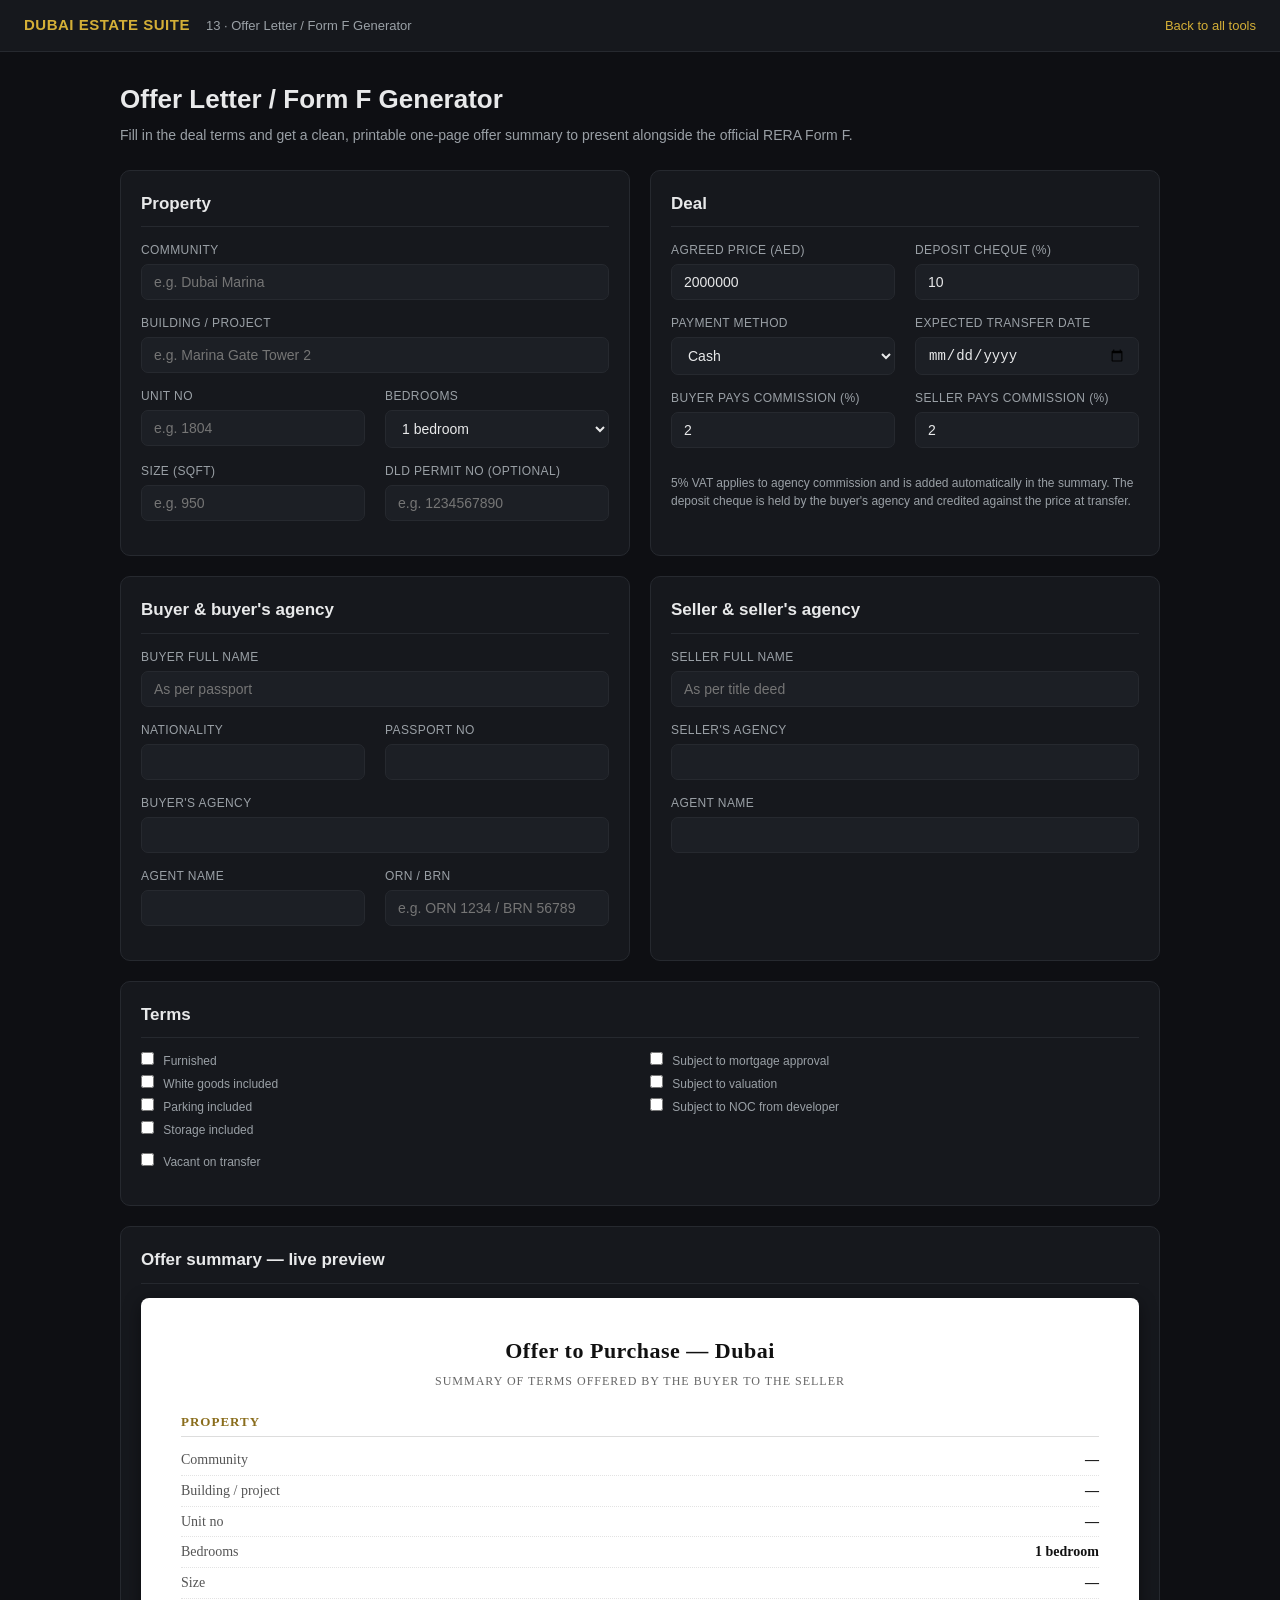
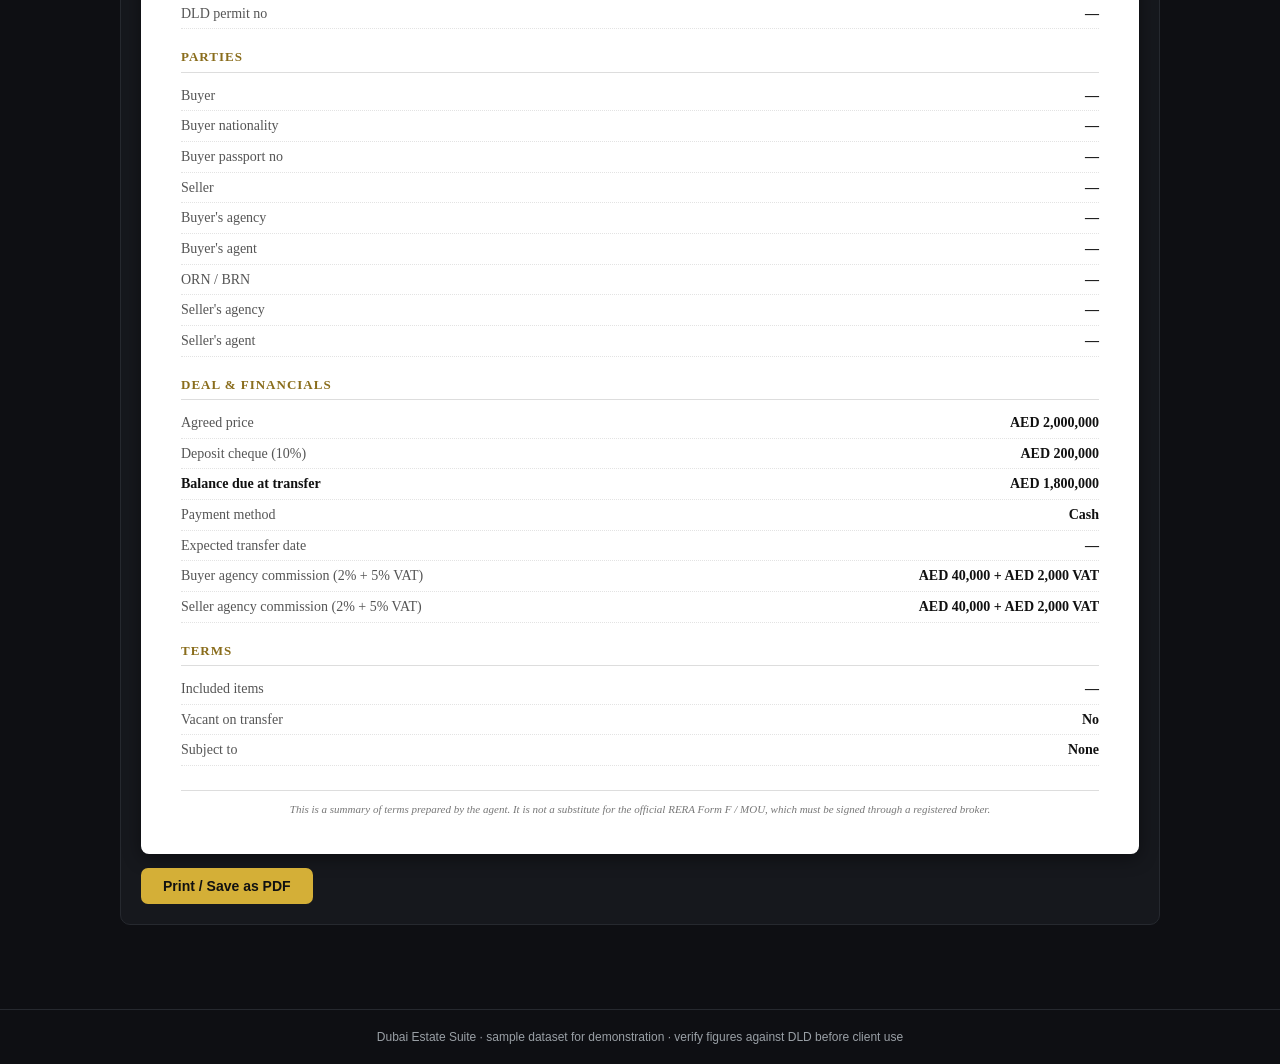
<file: tools/13-offer-form.html>
<!DOCTYPE html>
<html lang="en">
<head>
<meta charset="UTF-8">
<meta name="viewport" content="width=device-width, initial-scale=1.0">
<title>Offer Letter / Form F Generator — Dubai Estate Suite</title>
<link rel="stylesheet" href="../assets/style.css">
<script src="../assets/shared.js"></script>
<script src="13-offer-form.js" defer></script>
<style>
/* Printable offer document — paper look on screen, black-on-white in print */
#offerDoc {
  background: #fff;
  color: #111;
  border-radius: 8px;
  padding: 36px 40px;
  font-family: Georgia, "Times New Roman", serif;
  font-size: 14px;
  line-height: 1.55;
  box-shadow: 0 4px 18px rgba(0,0,0,0.45);
}
#offerDoc .doc-title {
  text-align: center;
  font-size: 22px;
  font-weight: 700;
  letter-spacing: 0.5px;
}
#offerDoc .doc-sub {
  text-align: center;
  color: #666;
  font-size: 12px;
  margin: 4px 0 22px;
  text-transform: uppercase;
  letter-spacing: 1px;
}
#offerDoc h3 {
  font-size: 13px;
  text-transform: uppercase;
  letter-spacing: 1px;
  color: #8a6d1c;
  border-bottom: 1px solid #ddd;
  padding-bottom: 4px;
  margin: 18px 0 8px;
}
#offerDoc .doc-row {
  display: flex;
  justify-content: space-between;
  gap: 24px;
  padding: 4px 0;
  border-bottom: 1px dotted #e3e3e3;
}
#offerDoc .doc-row[hidden] { display: none; }
#offerDoc .doc-k { color: #555; }
#offerDoc .doc-v { text-align: right; font-weight: 600; }
#offerDoc .doc-row.total .doc-k,
#offerDoc .doc-row.total .doc-v { font-weight: 700; color: #111; }
#offerDoc .doc-clause { font-style: italic; font-weight: 400; }
#offerDoc .doc-disclaimer {
  margin-top: 24px;
  padding-top: 10px;
  border-top: 1px solid #ddd;
  font-size: 11px;
  color: #777;
  font-style: italic;
  text-align: center;
}
@media print {
  body { background: #fff; }
  .no-print, .topbar, .footer { display: none !important; }
  .container { max-width: none; padding: 0; }
  #summaryCard { background: #fff; border: none; padding: 0; margin: 0; }
  #offerDoc { box-shadow: none; border-radius: 0; padding: 0; }
  @page { size: A4; margin: 16mm; }
}
</style>
</head>
<body>
<header class="topbar">
  <span class="brand">DUBAI ESTATE SUITE</span>
  <span class="crumb">13 · Offer Letter / Form F Generator</span>
  <a class="back" href="../index.html">Back to all tools</a>
</header>
<main class="container">
  <h1 class="no-print">Offer Letter / Form F Generator</h1>
  <p class="subtitle no-print">Fill in the deal terms and get a clean, printable one-page offer summary to present alongside the official RERA Form F.</p>

  <div class="grid grid-2">
    <section class="card no-print">
      <h2>Property</h2>
      <div class="field">
        <label for="community">Community</label>
        <input type="text" id="community" placeholder="e.g. Dubai Marina">
      </div>
      <div class="field">
        <label for="building">Building / project</label>
        <input type="text" id="building" placeholder="e.g. Marina Gate Tower 2">
      </div>
      <div class="grid grid-2">
        <div class="field">
          <label for="unitNo">Unit no</label>
          <input type="text" id="unitNo" placeholder="e.g. 1804">
        </div>
        <div class="field">
          <label for="beds">Bedrooms</label>
          <select id="beds">
            <option>Studio</option>
            <option selected>1 bedroom</option>
            <option>2 bedrooms</option>
            <option>3 bedrooms</option>
            <option>4 bedrooms</option>
            <option>5+ bedrooms</option>
          </select>
        </div>
      </div>
      <div class="grid grid-2">
        <div class="field">
          <label for="sqft">Size (sqft)</label>
          <input type="number" id="sqft" min="0" step="10" placeholder="e.g. 950">
        </div>
        <div class="field">
          <label for="permit">DLD permit no (optional)</label>
          <input type="text" id="permit" placeholder="e.g. 1234567890">
        </div>
      </div>
    </section>

    <section class="card no-print">
      <h2>Deal</h2>
      <div class="grid grid-2">
        <div class="field">
          <label for="price">Agreed price (AED)</label>
          <input type="number" id="price" value="2000000" min="0" step="10000">
        </div>
        <div class="field">
          <label for="depPct">Deposit cheque (%)</label>
          <input type="number" id="depPct" value="10" min="0" max="100" step="0.5">
        </div>
      </div>
      <div class="grid grid-2">
        <div class="field">
          <label for="payMethod">Payment method</label>
          <select id="payMethod">
            <option value="cash" selected>Cash</option>
            <option value="mortgage">Mortgage</option>
          </select>
        </div>
        <div class="field">
          <label for="transferDate">Expected transfer date</label>
          <input type="date" id="transferDate">
        </div>
      </div>
      <div class="grid grid-2">
        <div class="field">
          <label for="bCommPct">Buyer pays commission (%)</label>
          <input type="number" id="bCommPct" value="2" min="0" max="10" step="0.25">
        </div>
        <div class="field">
          <label for="sCommPct">Seller pays commission (%)</label>
          <input type="number" id="sCommPct" value="2" min="0" max="10" step="0.25">
        </div>
      </div>
      <p class="note">5% VAT applies to agency commission and is added automatically in the summary. The deposit cheque is held by the buyer's agency and credited against the price at transfer.</p>
    </section>
  </div>

  <div class="grid grid-2">
    <section class="card no-print">
      <h2>Buyer &amp; buyer's agency</h2>
      <div class="field">
        <label for="buyerName">Buyer full name</label>
        <input type="text" id="buyerName" placeholder="As per passport">
      </div>
      <div class="grid grid-2">
        <div class="field">
          <label for="buyerNat">Nationality</label>
          <input type="text" id="buyerNat">
        </div>
        <div class="field">
          <label for="buyerPassport">Passport no</label>
          <input type="text" id="buyerPassport">
        </div>
      </div>
      <div class="field">
        <label for="buyerAgency">Buyer's agency</label>
        <input type="text" id="buyerAgency">
      </div>
      <div class="grid grid-2">
        <div class="field">
          <label for="buyerAgent">Agent name</label>
          <input type="text" id="buyerAgent">
        </div>
        <div class="field">
          <label for="buyerOrn">ORN / BRN</label>
          <input type="text" id="buyerOrn" placeholder="e.g. ORN 1234 / BRN 56789">
        </div>
      </div>
    </section>

    <section class="card no-print">
      <h2>Seller &amp; seller's agency</h2>
      <div class="field">
        <label for="sellerName">Seller full name</label>
        <input type="text" id="sellerName" placeholder="As per title deed">
      </div>
      <div class="field">
        <label for="sellerAgency">Seller's agency</label>
        <input type="text" id="sellerAgency">
      </div>
      <div class="field">
        <label for="sellerAgent">Agent name</label>
        <input type="text" id="sellerAgent">
      </div>
    </section>
  </div>

  <section class="card no-print">
    <h2>Terms</h2>
    <div class="grid grid-2">
      <div>
        <div class="field">
          <label style="text-transform:none; letter-spacing:0;">
            <input type="checkbox" id="incFurnished" style="width:auto; margin-right:6px;">
            Furnished
          </label>
          <label style="text-transform:none; letter-spacing:0;">
            <input type="checkbox" id="incWhiteGoods" style="width:auto; margin-right:6px;">
            White goods included
          </label>
          <label style="text-transform:none; letter-spacing:0;">
            <input type="checkbox" id="incParking" style="width:auto; margin-right:6px;">
            Parking included
          </label>
          <label style="text-transform:none; letter-spacing:0;">
            <input type="checkbox" id="incStorage" style="width:auto; margin-right:6px;">
            Storage included
          </label>
        </div>
        <div class="field">
          <label style="text-transform:none; letter-spacing:0;">
            <input type="checkbox" id="vacant" style="width:auto; margin-right:6px;">
            Vacant on transfer
          </label>
        </div>
      </div>
      <div class="field">
        <label style="text-transform:none; letter-spacing:0;">
          <input type="checkbox" id="subMortgage" style="width:auto; margin-right:6px;">
          Subject to mortgage approval
        </label>
        <label style="text-transform:none; letter-spacing:0;">
          <input type="checkbox" id="subValuation" style="width:auto; margin-right:6px;">
          Subject to valuation
        </label>
        <label style="text-transform:none; letter-spacing:0;">
          <input type="checkbox" id="subNoc" style="width:auto; margin-right:6px;">
          Subject to NOC from developer
        </label>
      </div>
    </div>
  </section>

  <section class="card" id="summaryCard">
    <h2 class="no-print">Offer summary — live preview</h2>
    <div id="offerDoc">
      <div class="doc-title">Offer to Purchase — Dubai</div>
      <div class="doc-sub">Summary of terms offered by the buyer to the seller</div>

      <h3>Property</h3>
      <div class="doc-row"><span class="doc-k">Community</span><span class="doc-v" id="oCommunity">—</span></div>
      <div class="doc-row"><span class="doc-k">Building / project</span><span class="doc-v" id="oBuilding">—</span></div>
      <div class="doc-row"><span class="doc-k">Unit no</span><span class="doc-v" id="oUnit">—</span></div>
      <div class="doc-row"><span class="doc-k">Bedrooms</span><span class="doc-v" id="oBeds">—</span></div>
      <div class="doc-row"><span class="doc-k">Size</span><span class="doc-v" id="oSqft">—</span></div>
      <div class="doc-row"><span class="doc-k">DLD permit no</span><span class="doc-v" id="oPermit">—</span></div>

      <h3>Parties</h3>
      <div class="doc-row"><span class="doc-k">Buyer</span><span class="doc-v" id="oBuyerName">—</span></div>
      <div class="doc-row"><span class="doc-k">Buyer nationality</span><span class="doc-v" id="oBuyerNat">—</span></div>
      <div class="doc-row"><span class="doc-k">Buyer passport no</span><span class="doc-v" id="oBuyerPassport">—</span></div>
      <div class="doc-row"><span class="doc-k">Seller</span><span class="doc-v" id="oSellerName">—</span></div>
      <div class="doc-row"><span class="doc-k">Buyer's agency</span><span class="doc-v" id="oBuyerAgency">—</span></div>
      <div class="doc-row"><span class="doc-k">Buyer's agent</span><span class="doc-v" id="oBuyerAgent">—</span></div>
      <div class="doc-row"><span class="doc-k">ORN / BRN</span><span class="doc-v" id="oBuyerOrn">—</span></div>
      <div class="doc-row"><span class="doc-k">Seller's agency</span><span class="doc-v" id="oSellerAgency">—</span></div>
      <div class="doc-row"><span class="doc-k">Seller's agent</span><span class="doc-v" id="oSellerAgent">—</span></div>

      <h3>Deal &amp; financials</h3>
      <div class="doc-row"><span class="doc-k">Agreed price</span><span class="doc-v" id="oPrice">—</span></div>
      <div class="doc-row" id="oPsfRow" hidden><span class="doc-k">Price per sqft</span><span class="doc-v" id="oPsf">—</span></div>
      <div class="doc-row"><span class="doc-k" id="oDepositK">Deposit cheque</span><span class="doc-v" id="oDeposit">—</span></div>
      <div class="doc-row total"><span class="doc-k">Balance due at transfer</span><span class="doc-v" id="oBalance">—</span></div>
      <div class="doc-row"><span class="doc-k">Payment method</span><span class="doc-v" id="oPayMethod">—</span></div>
      <div class="doc-row" id="oMortgageRow" hidden><span class="doc-k">Financing condition</span><span class="doc-v doc-clause">Subject to final bank approval of the buyer's mortgage.</span></div>
      <div class="doc-row"><span class="doc-k">Expected transfer date</span><span class="doc-v" id="oTransferDate">—</span></div>
      <div class="doc-row"><span class="doc-k" id="oBuyerCommK">Buyer agency commission</span><span class="doc-v" id="oBuyerComm">—</span></div>
      <div class="doc-row"><span class="doc-k" id="oSellerCommK">Seller agency commission</span><span class="doc-v" id="oSellerComm">—</span></div>

      <h3>Terms</h3>
      <div class="doc-row"><span class="doc-k">Included items</span><span class="doc-v" id="oIncluded">—</span></div>
      <div class="doc-row"><span class="doc-k">Vacant on transfer</span><span class="doc-v" id="oVacant">—</span></div>
      <div class="doc-row"><span class="doc-k">Subject to</span><span class="doc-v" id="oSubjects">—</span></div>

      <div class="doc-disclaimer">This is a summary of terms prepared by the agent. It is not a substitute for the official RERA Form F / MOU, which must be signed through a registered broker.</div>
    </div>
    <div class="no-print" style="margin-top:14px;">
      <button class="btn" id="printBtn">Print / Save as PDF</button>
    </div>
  </section>
</main>
<footer class="footer">Dubai Estate Suite · sample dataset for demonstration · verify figures against DLD before client use</footer>
</body>
</html>
</file>
<file: assets/style.css>
:root {
  --bg: #0e0f13;
  --card: #16181d;
  --card2: #1c1f25;
  --border: #26292f;
  --gold: #d4af37;
  --gold-dim: #9c8226;
  --text: #e8e9ea;
  --muted: #9aa0a6;
  --green: #3fb950;
  --red: #f85149;
  --blue: #58a6ff;
}
* { margin: 0; padding: 0; box-sizing: border-box; }
html { -webkit-text-size-adjust: 100%; }
body {
  background: var(--bg);
  color: var(--text);
  font-family: -apple-system, BlinkMacSystemFont, "Segoe UI", Inter, Roboto, Helvetica, Arial, sans-serif;
  line-height: 1.5;
  min-height: 100vh;
}
a { color: var(--gold); text-decoration: none; }
a:hover { text-decoration: underline; }

.topbar {
  border-bottom: 1px solid var(--border);
  padding: 14px 24px;
  display: flex;
  align-items: center;
  gap: 16px;
  background: var(--card);
  position: sticky;
  top: 0;
  z-index: 10;
}
.topbar .brand {
  font-weight: 700;
  letter-spacing: 0.5px;
  color: var(--gold);
  font-size: 15px;
}
.topbar .crumb { color: var(--muted); font-size: 13px; }
.topbar .back { font-size: 13px; margin-left: auto; }

.container { max-width: 1080px; margin: 0 auto; padding: 28px 20px 64px; }

h1 { font-size: 26px; font-weight: 700; margin-bottom: 6px; }
h2 { font-size: 17px; font-weight: 600; margin-bottom: 14px; }
.subtitle { color: var(--muted); font-size: 14px; margin-bottom: 24px; }

.card {
  background: var(--card);
  border: 1px solid var(--border);
  border-radius: 10px;
  padding: 20px;
  margin-bottom: 20px;
}
.card h2 { border-bottom: 1px solid var(--border); padding-bottom: 10px; }

.grid { display: grid; gap: 20px; }
.grid-2 { grid-template-columns: 1fr 1fr; }
@media (max-width: 760px) { .grid-2 { grid-template-columns: 1fr; } }

.field { margin-bottom: 14px; }
.field label {
  display: block;
  font-size: 12px;
  color: var(--muted);
  margin-bottom: 5px;
  text-transform: uppercase;
  letter-spacing: 0.4px;
}
input, select {
  width: 100%;
  background: var(--card2);
  border: 1px solid var(--border);
  color: var(--text);
  border-radius: 7px;
  padding: 9px 12px;
  font-size: 14px;
  outline: none;
}
input:focus, select:focus { border-color: var(--gold-dim); }
input[type="range"] { padding: 0; }
.range-val { color: var(--gold); font-weight: 600; font-size: 14px; }

.btn {
  display: inline-block;
  background: var(--gold);
  color: #111;
  font-weight: 700;
  border: none;
  border-radius: 7px;
  padding: 10px 22px;
  font-size: 14px;
  cursor: pointer;
}
.btn:hover { background: #e5c04b; }
.btn.ghost {
  background: transparent;
  color: var(--gold);
  border: 1px solid var(--gold-dim);
}
.btn.ghost:hover { background: var(--card2); }
.btn.small { padding: 6px 14px; font-size: 12px; }

.chart-tip {
  position: fixed;
  background: var(--card2);
  border: 1px solid var(--gold-dim);
  color: var(--text);
  font-size: 12px;
  padding: 5px 9px;
  border-radius: 6px;
  pointer-events: none;
  display: none;
  z-index: 99;
  white-space: nowrap;
  font-variant-numeric: tabular-nums;
}

@media print {
  body { background: #fff; color: #111; }
  .topbar, .footer, .btn, .no-print { display: none !important; }
  .card, .stat { background: #fff; border-color: #ccc; }
  .stat .v { color: #8a6d1c; }
  h1, h2, td, th { color: #111; }
  .container { padding: 0; }
}

.stats { display: grid; grid-template-columns: repeat(auto-fit, minmax(160px, 1fr)); gap: 12px; margin-bottom: 4px; }
.stat {
  background: var(--card2);
  border: 1px solid var(--border);
  border-radius: 8px;
  padding: 14px;
}
.stat .k { font-size: 11px; color: var(--muted); text-transform: uppercase; letter-spacing: 0.5px; }
.stat .v { font-size: 20px; font-weight: 700; color: var(--gold); margin-top: 4px; }
.stat .v.pos { color: var(--green); }
.stat .v.neg { color: var(--red); }

table { width: 100%; border-collapse: collapse; font-size: 13px; }
th {
  text-align: left;
  color: var(--muted);
  font-weight: 600;
  font-size: 11px;
  text-transform: uppercase;
  letter-spacing: 0.4px;
  padding: 8px 10px;
  border-bottom: 1px solid var(--border);
}
td { padding: 8px 10px; border-bottom: 1px solid var(--border); }
tr:last-child td { border-bottom: none; }
td.num, th.num { text-align: right; font-variant-numeric: tabular-nums; }

canvas.chart { width: 100%; height: 300px; display: block; }

.note { font-size: 12px; color: var(--muted); margin-top: 12px; }
.badge {
  display: inline-block;
  font-size: 11px;
  padding: 2px 9px;
  border-radius: 20px;
  border: 1px solid var(--gold-dim);
  color: var(--gold);
  margin-left: 8px;
  vertical-align: middle;
}
.verdict {
  border-radius: 8px;
  padding: 14px 16px;
  font-size: 15px;
  font-weight: 600;
  margin-top: 6px;
}
.verdict.ok { background: rgba(63,185,80,0.12); color: var(--green); border: 1px solid rgba(63,185,80,0.35); }
.verdict.warn { background: rgba(212,175,55,0.1); color: var(--gold); border: 1px solid rgba(212,175,55,0.35); }
.verdict.bad { background: rgba(248,81,73,0.1); color: var(--red); border: 1px solid rgba(248,81,73,0.35); }

.footer {
  border-top: 1px solid var(--border);
  padding: 18px 24px;
  color: var(--muted);
  font-size: 12px;
  text-align: center;
}

/* index page */
.hero { padding: 44px 0 30px; }
.hero h1 { font-size: 34px; }
.hero h1 span { color: var(--gold); }
.tool-grid { display: grid; grid-template-columns: repeat(auto-fill, minmax(300px, 1fr)); gap: 16px; }
.tool-card {
  background: var(--card);
  border: 1px solid var(--border);
  border-radius: 10px;
  padding: 20px;
  display: block;
  color: var(--text);
  transition: border-color 0.15s;
}
.tool-card:hover { border-color: var(--gold-dim); text-decoration: none; }
.tool-card .num { color: var(--gold); font-size: 12px; font-weight: 700; letter-spacing: 1px; }
.tool-card h3 { font-size: 16px; margin: 6px 0; }
.tool-card p { font-size: 13px; color: var(--muted); }
</file>
